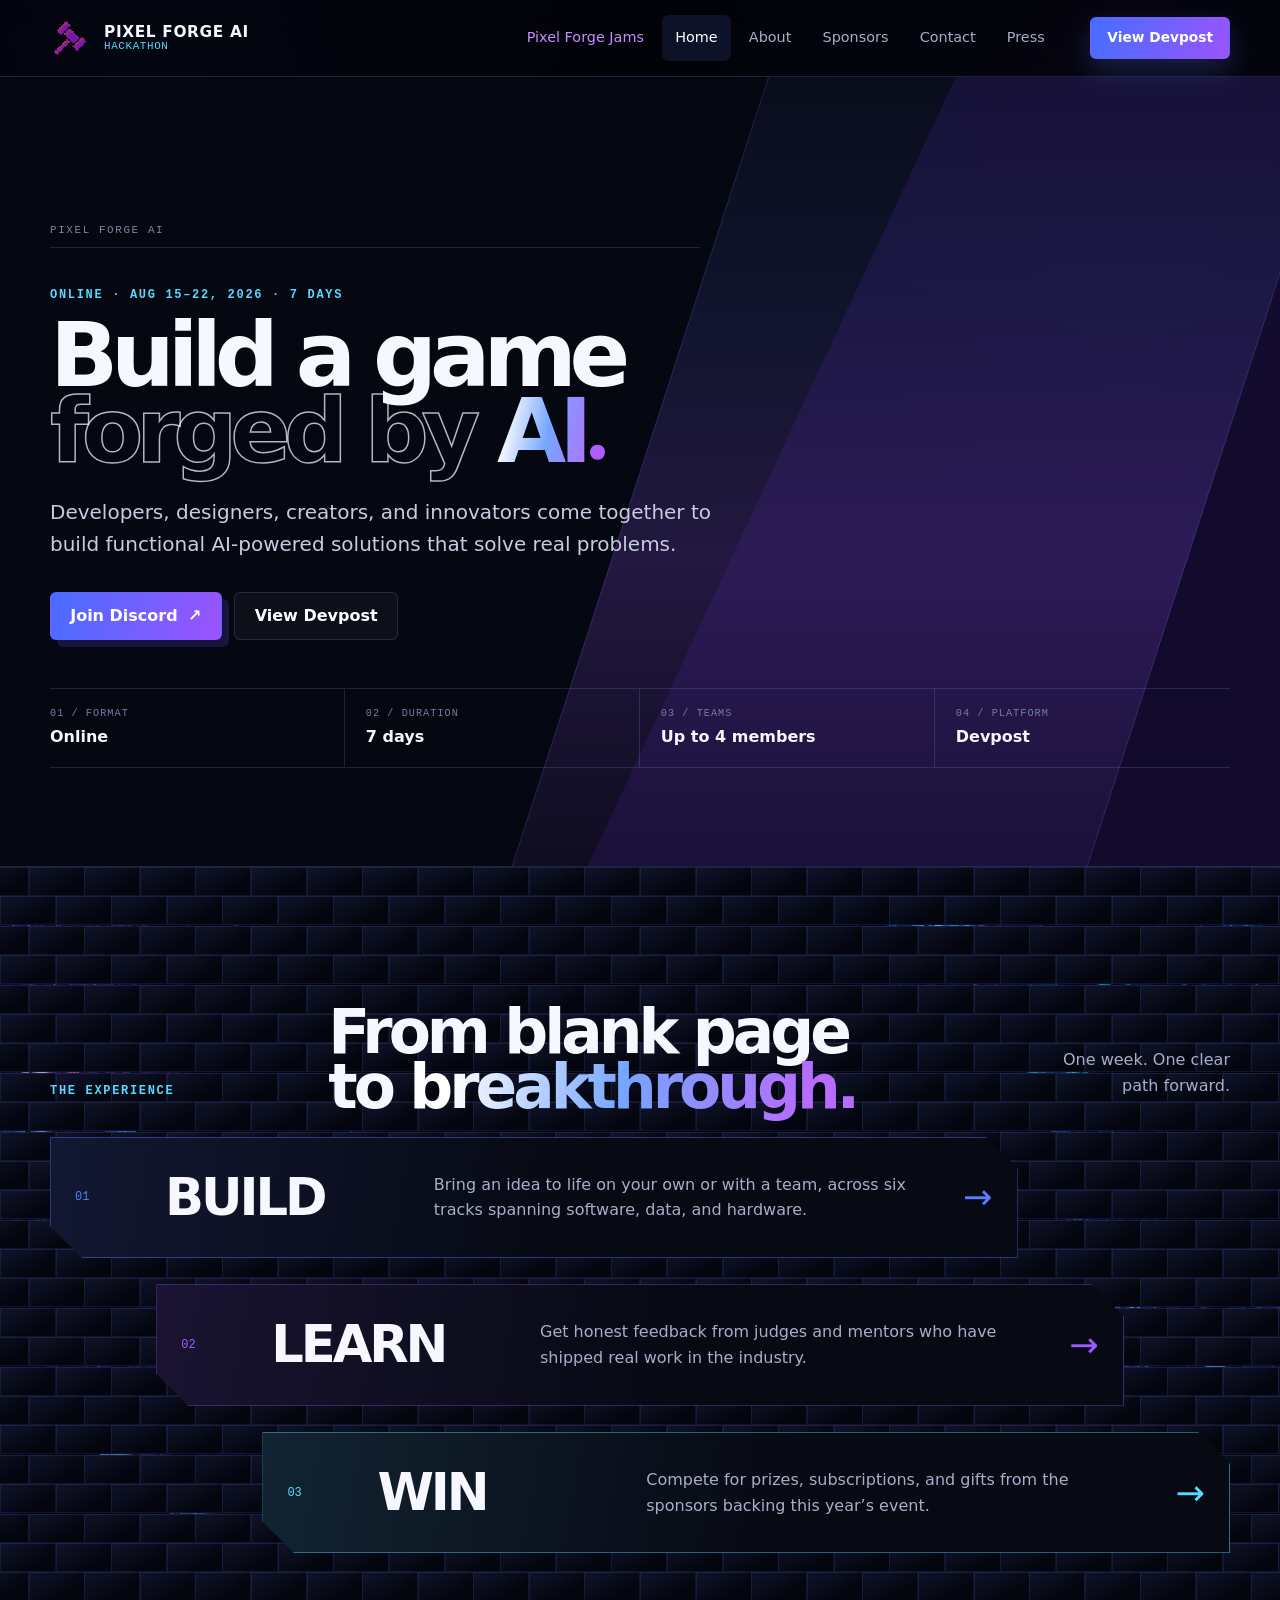
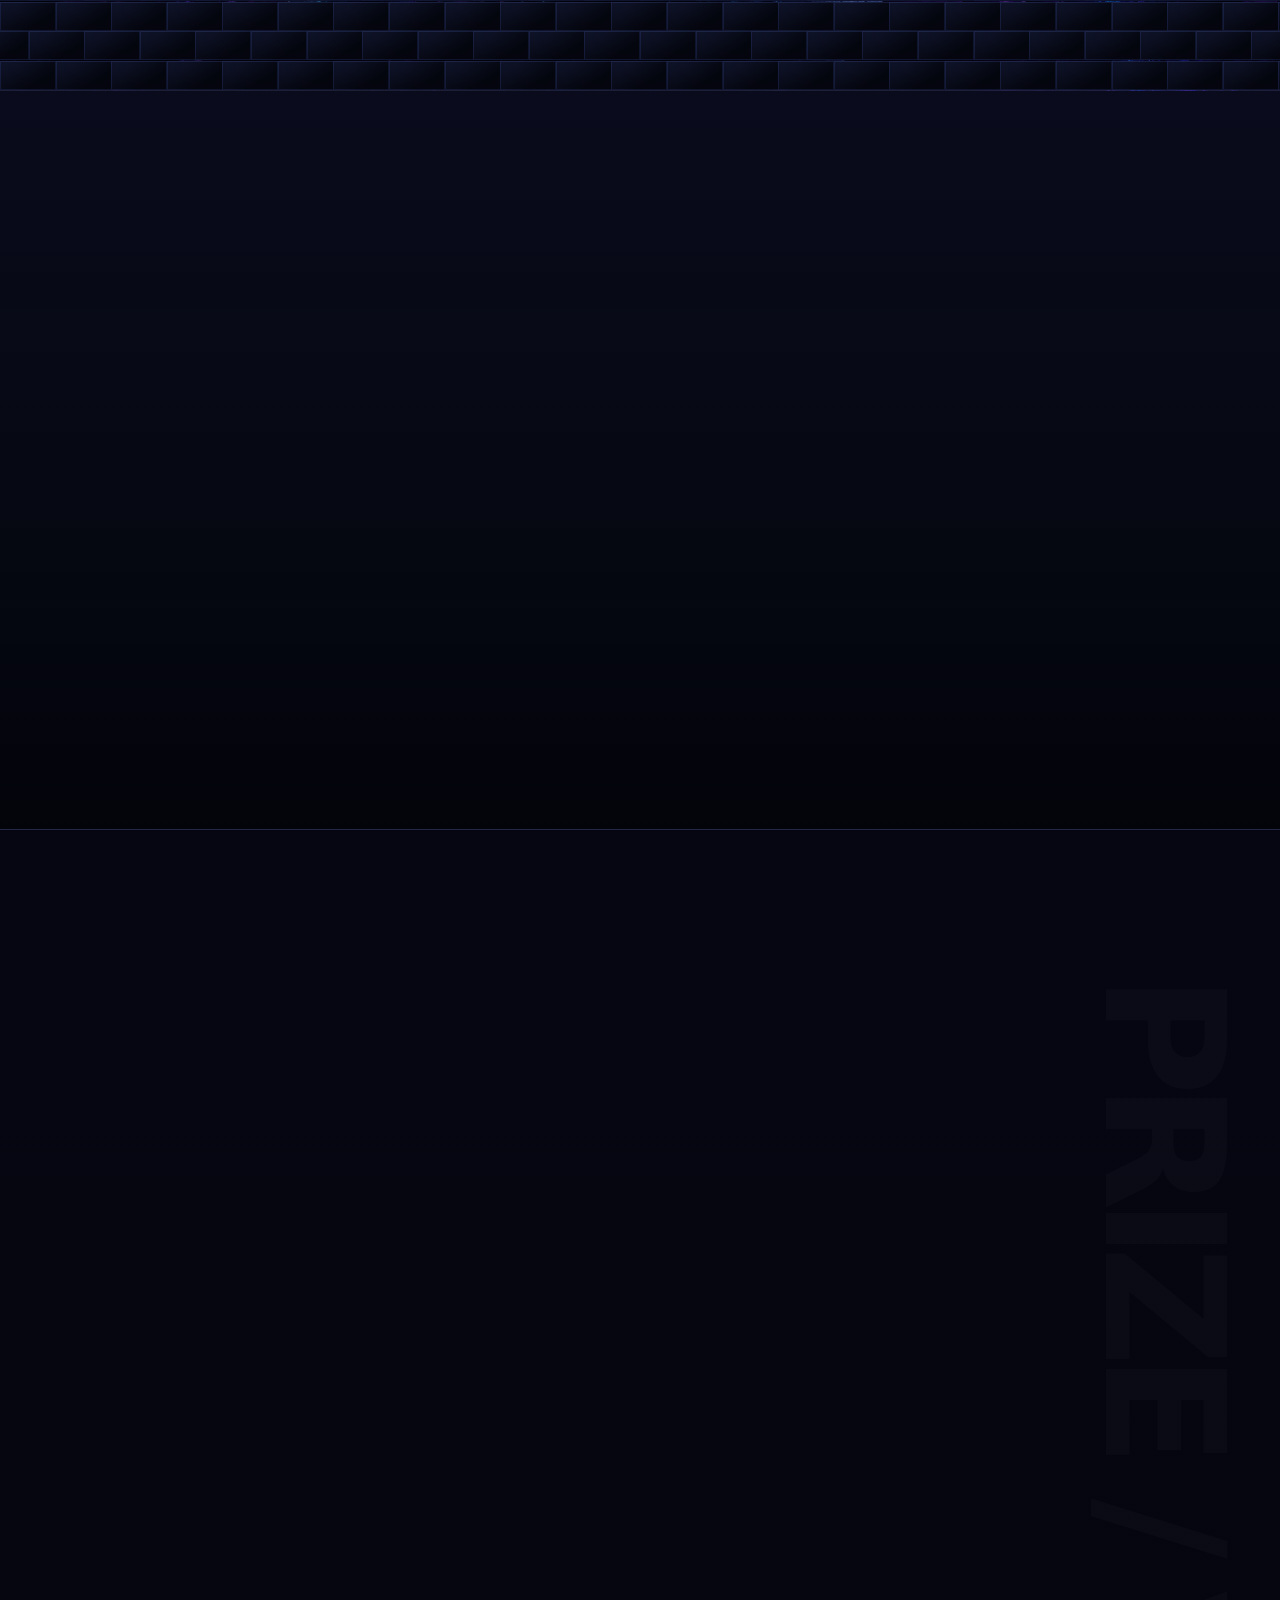
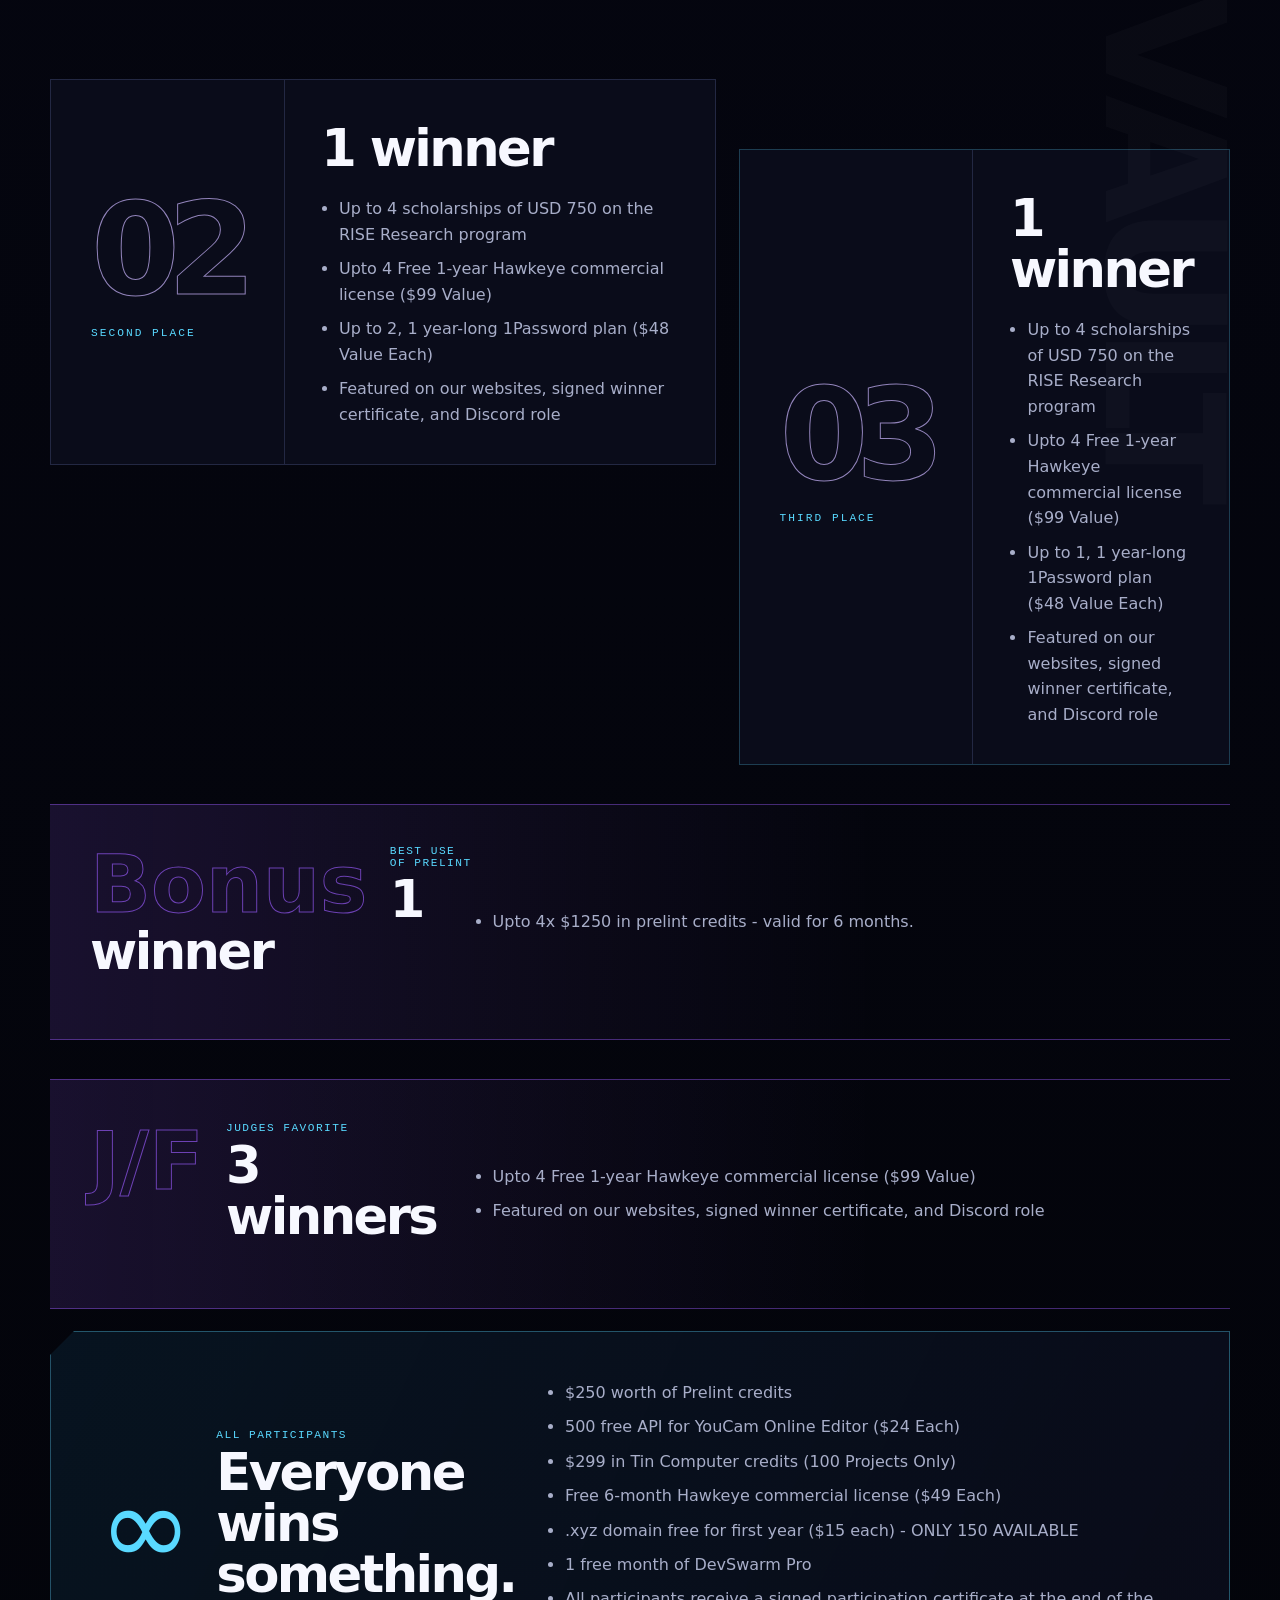
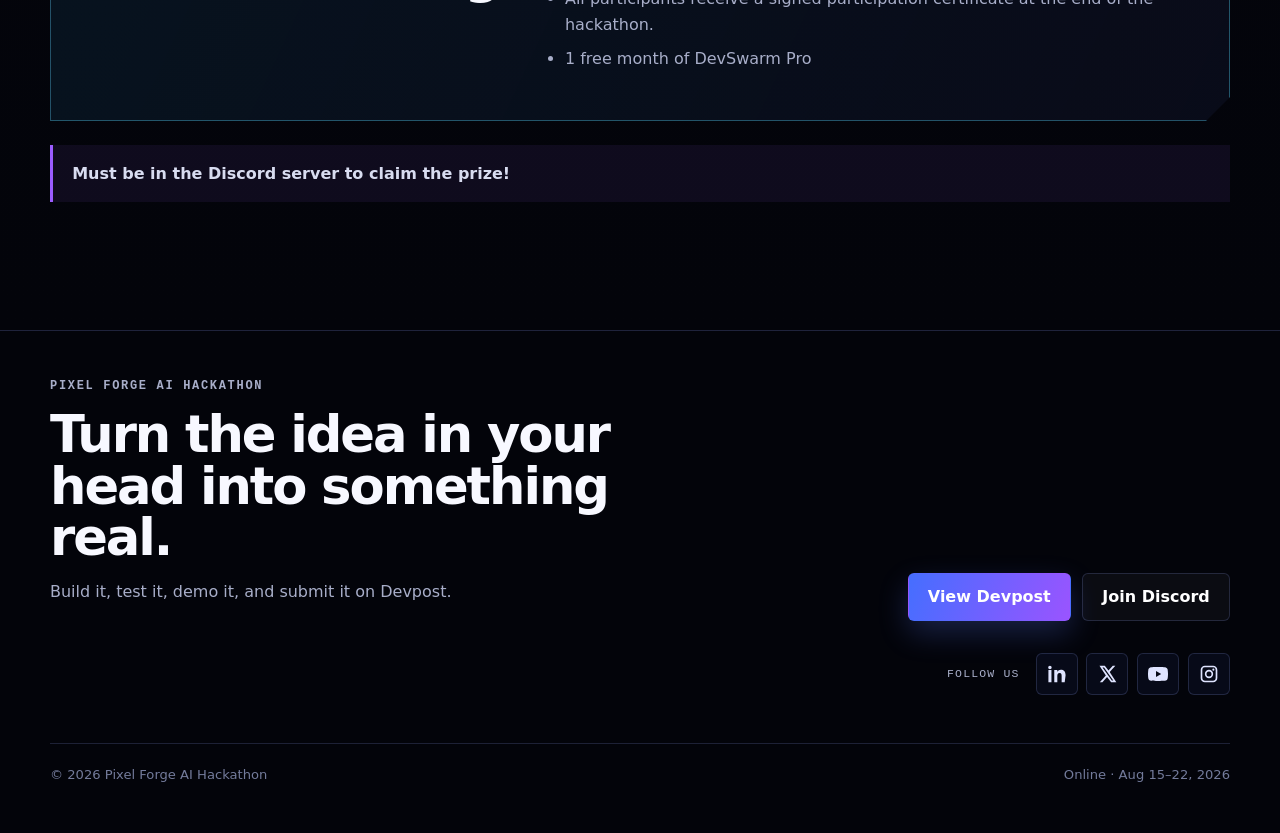
<file: index.html>
<!doctype html>
<html lang="en">
  <head>
    <meta charset="utf-8" />
    <meta name="viewport" content="width=device-width,initial-scale=1" />
    <meta
      name="description"
      content="Pixel Forge AI Hackathon is a 1-week online hackathon for AI-powered solutions."
    />
    <link rel="icon" type="image/png" href="images/New Piskel-2.png (13).png" />
    <link rel="stylesheet" href="pixel-forge-ai.css" />
    <title>Pixel Forge AI Hackathon</title>
    <script>
      document.documentElement.classList.add("js");
    </script>
    <script
      async
      src="https://www.googletagmanager.com/gtag/js?id=G-RZ31SQ0S4J"
    ></script>
    <script>
      window.dataLayer = window.dataLayer || [];
      function gtag() {
        dataLayer.push(arguments);
      }
      gtag("js", new Date());
      gtag("config", "G-RZ31SQ0S4J");
    </script>
  </head>
  <body>
    <a class="skip-link" href="#main">Skip to content</a>
    <header class="site-header">
      <div class="container nav-shell">
        <a class="brand" href="./">
          <img src="images/New Piskel-2.png (13).png" alt="" />
          <span class="brand-copy">
            <strong>Pixel Forge AI</strong>
            <span>Hackathon</span>
          </span>
        </a>
        <button
          class="menu-toggle"
          aria-expanded="false"
          aria-controls="main-nav"
        >
          Menu
        </button>
        <nav class="primary-nav" id="main-nav" aria-label="Primary navigation">
          <ul class="nav-menu">
            <li>
              <a class="jam-link" href="https://pixelforgejam.org/">
                Pixel Forge Jams
              </a>
            </li>
            <li><a href="./" aria-current="page">Home</a></li>
            <li><a href="about/">About</a></li>
            <li><a href="sponsors/">Sponsors</a></li>
            <li><a href="contact/">Contact</a></li>
            <li><a href="press/">Press</a></li>
          </ul>
        </nav>
        <a
          class="button primary small nav-cta"
          href="https://pixel-forge-ai-hackathon-08.devpost.com/"
          target="_blank"
          rel="noopener noreferrer"
        >
          View Devpost
        </a>
      </div>
    </header>
    <!--<section class="sponsor-banner-section" aria-label="Sponsored promotion">
      <div class="sponsor-banner-container">
        <span class="sponsor-banner-label">Sponsored</span>
        <a
          class="sponsor-banner-link"
          href="link that should be used"
          target="_blank"
          rel="noopener noreferrer sponsored"
          aria-label="Label"
        >
          <picture class="sponsor-banner-picture">
            <source
              media="(min-width: 1366px)"
              srcset="images\image1Sponsor.png"
            />
            <source media="(max-width: 560px)" srcset="images/820x312.jpg" />
            <img
              src="images\ChatGPT Image Jul 25, 2026, 11_30_26 AM.png"
              alt=""
              class="sponsor-banner-image"
              loading="eager"
              fetchpriority="high"
            />
          </picture>
        </a>
      </div>
    </section>-->
    <main id="main">
      <section class="hero hero-v2">
        <div class="hero-beam" aria-hidden="true"></div>
        <div class="hero-pixels" aria-hidden="true"></div>
        <div class="container hero-stage">
          <div class="hero-content reveal">
            <div class="event-line">
              <span>Pixel Forge AI</span>
            </div>
            <p class="kicker">Online · Aug 15–22, 2026 · 7 days</p>
            <h1>
              Build a game
              <br />
              <span class="hero-outline">forged by</span>
              <span class="gradient hero-ai" aria-label="AI.">
                AI<span class="hero-dot" aria-hidden="true"></span>
              </span>
            </h1>
            <p class="hero-lead">
              Developers, designers, creators, and innovators come together to
              build functional AI-powered solutions that solve real problems.
            </p>
            <div class="hero-actions">
              <a
                class="button primary"
                href="https://discord.gg/mM8PpjGyM6"
                target="_blank"
                rel="noopener noreferrer"
              >
                Join Discord
                <span aria-hidden="true">↗</span>
              </a>
              <a
                class="button secondary"
                href="https://pixel-forge-ai-hackathon-08.devpost.com/"
                target="_blank"
                rel="noopener noreferrer"
              >
                View Devpost
              </a>
            </div>
          </div>
          <aside class="hero-stats reveal" aria-label="Event snapshot">
            <div>
              <span>01 / Format</span>
              <strong>Online</strong>
            </div>
            <div>
              <span>02 / Duration</span>
              <strong>7 days</strong>
            </div>
            <div>
              <span>03 / Teams</span>
              <strong>Up to 4 members</strong>
            </div>
            <div>
              <span>04 / Platform</span>
              <strong>Devpost</strong>
            </div>
          </aside>
        </div>
      </section>
      <section class="section journey-section">
        <div class="container">
          <div class="journey-heading reveal">
            <p class="eyebrow">The experience</p>
            <h2>
              From blank page
              <br />
              to
              <span class="gradient">breakthrough.</span>
            </h2>
            <p>One week. One clear path forward.</p>
          </div>
          <div class="journey-track">
            <article class="journey-step build reveal">
              <span class="journey-number">01</span>
              <h3>Build</h3>
              <p>
                Bring an idea to life on your own or with a team, across six
                tracks spanning software, data, and hardware.
              </p>
              <span class="journey-arrow" aria-hidden="true">→</span>
            </article>
            <article class="journey-step learn reveal">
              <span class="journey-number">02</span>
              <h3>Learn</h3>
              <p>
                Get honest feedback from judges and mentors who have shipped
                real work in the industry.
              </p>
              <span class="journey-arrow" aria-hidden="true">→</span>
            </article>
            <article class="journey-step win reveal">
              <span class="journey-number">03</span>
              <h3>Win</h3>
              <p>
                Compete for prizes, subscriptions, and gifts from the sponsors
                backing this year’s event.
              </p>
              <span class="journey-arrow" aria-hidden="true">→</span>
            </article>
          </div>
        </div>
      </section>
      <section class="section tint" id="theme">
        <div class="container">
          <div class="challenge reveal">
            <p class="eyebrow">2026 Theme · The challenge</p>
            <h2>Engineer a solution that tackles a real-world challenge.</h2>
            <p>
              Build something that solves a problem related to work, personal
              life, hobbies, productivity, education, creativity, or everyday
              routines. We want to see how AI can meaningfully improve real
              experiences and solve practical problems.
            </p>
            <p>
              Your project can range from a simple chatbot or assistant to a
              fully autonomous AI agent. What matters most is impact,
              creativity, and usefulness.
            </p>
            <p>
              Think beyond prototypes: build something functional that
              demonstrates how AI can help people in the real world.
            </p>
          </div>
        </div>
      </section>
      <section class="section prizes-section" id="prizes">
        <div class="container">
          <div class="prize-intro reveal">
            <div>
              <p class="eyebrow">Recognition & rewards</p>
              <h2>
                Enter the
                <br />
                <span class="gradient">winner’s circle.</span>
              </h2>
            </div>
            <p>
              Recognition, certificates, Discord roles, and featured placements
              for standout projects and participants.
            </p>
          </div>
          <div class="prize-arena">
            <article class="prize-champion reveal">
              <div class="placement-mark">
                <span>01</span>
                <small>First place</small>
              </div>
              <div class="prize-copy">
                <p class="tier-label">The champion package</p>
                <h3>1 winner</h3>
                <ul>
                  <li>
                    Up to 4 scholarships of USD 750 on the RISE Research program
                  </li>
                  <li>Featherless credits worth $300 for the winning team</li>
                  <li>
                    Upto 4 Free 1-year Hawkeye commercial license ($99 Value)
                  </li>
                  <li>Upto 4 free 1 year of DevSwarm Pro ($98 Value Each)</li>
                  <li>Up to 4 AoPS Voucher (Worth $25)</li>
                  <li>Up to 2, 1 year-long 1Password plan ($48 Value Each)</li>
                  <li>
                    Featured on our websites, signed winner certificate, and
                    Discord role
                  </li>
                </ul>
              </div>
            </article>
            <div class="podium-runner reveal">
              <article class="prize-runner second">
                <div class="placement-mark">
                  <span>02</span>
                  <small>Second place</small>
                </div>
                <div class="prize-copy">
                  <h3>1 winner</h3>
                  <ul>
                    <li>
                      Up to 4 scholarships of USD 750 on the RISE Research
                      program
                    </li>
                    <li>
                      Upto 4 Free 1-year Hawkeye commercial license ($99 Value)
                    </li>
                    <li>
                      Up to 2, 1 year-long 1Password plan ($48 Value Each)
                    </li>
                    <li>
                      Featured on our websites, signed winner certificate, and
                      Discord role
                    </li>
                  </ul>
                </div>
              </article>
              <article class="prize-runner third">
                <div class="placement-mark">
                  <span>03</span>
                  <small>Third place</small>
                </div>
                <div class="prize-copy">
                  <h3>1 winner</h3>
                  <ul>
                    <li>
                      Up to 4 scholarships of USD 750 on the RISE Research
                      program
                    </li>
                    <li>
                      Upto 4 Free 1-year Hawkeye commercial license ($99 Value)
                    </li>
                    <li>
                      Up to 1, 1 year-long 1Password plan ($48 Value Each)
                    </li>
                    <li>
                      Featured on our websites, signed winner certificate, and
                      Discord role
                    </li>
                  </ul>
                </div>
              </article>
            </div>
            <article class="judges-award reveal">
              <div>
                <span class="award-glyph">Bonus</span>
                <p class="tier-label">Best Use of Prelint</p>
                <h3>1 winner</h3>
              </div>
              <ul>
                <li>
                  Upto 4x $1250 in prelint credits - valid for 6 months.
                </li>
              </ul>
            </article>
            <article class="judges-award reveal">
              <div>
                <span class="award-glyph">J/F</span>
                <p class="tier-label">Judges Favorite</p>
                <h3>3 winners</h3>
              </div>
              <ul>
                <li>
                  Upto 4 Free 1-year Hawkeye commercial license ($99 Value)
                </li>
                <li>
                  Featured on our websites, signed winner certificate, and
                  Discord role
                </li>
              </ul>
            </article>
            
            <article class="everyone-award reveal">
              <div class="everyone-title">
                <span>∞</span>
                <div>
                  <p class="tier-label">All Participants</p>
                  <h3>Everyone wins something.</h3>
                </div>
              </div>
              <ul>
                <li>$250 worth of Prelint credits</li>
                <li>500 free API for YouCam Online Editor ($24 Each)</li>
                <li>$299 in Tin Computer credits (100 Projects Only)</li>
                <li>Free 6-month Hawkeye commercial license ($49 Each)</li>
                <li>
                  .xyz domain free for first year ($15 each) - ONLY 150
                  AVAILABLE
                </li>
                <li>1 free month of DevSwarm Pro</li>
                <li>
                  All participants receive a signed participation certificate at
                  the end of the hackathon.
                </li>
                <li>1 free month of DevSwarm Pro</li>
              </ul>
            </article>
          </div>
          <p class="notice reveal">
            <strong>Must be in the Discord server to claim the prize!</strong>
          </p>
        </div>
      </section>
    </main>
    <footer class="site-footer">
      <div class="container">
        <div class="footer-grid">
          <div>
            <p class="eyebrow">Pixel Forge AI Hackathon</p>
            <h2>Turn the idea in your head into something real.</h2>
            <p>Build it, test it, demo it, and submit it on Devpost.</p>
          </div>
          <div class="footer-actions">
            <a
              class="button primary"
              href="https://pixel-forge-ai-hackathon-08.devpost.com/"
              target="_blank"
              rel="noopener noreferrer"
            >
              View Devpost
            </a>
            <a
              class="button ghost"
              href="https://discord.gg/mM8PpjGyM6"
              target="_blank"
              rel="noopener noreferrer"
            >
              Join Discord
            </a>
          </div>
        </div>
        <div class="footer-social">
          <span>Follow Us</span>
          <div class="social-links">
            <a
              class="social-link"
              href="https://www.linkedin.com/company/pixel-forge-community/"
              aria-label="LinkedIn"
              target="_blank"
              rel="noopener noreferrer"
            >
              <svg aria-hidden="true"><use href="images/social-icons.svg#linkedin"></use></svg>
            </a>
            <a
              class="social-link"
              href="https://x.com/PixelForgeJam"
              aria-label="X"
              target="_blank"
              rel="noopener noreferrer"
            >
              <svg aria-hidden="true"><use href="images/social-icons.svg#x"></use></svg>
            </a>
            <a
              class="social-link"
              href="https://www.youtube.com/@PixelForgeCommunity"
              aria-label="YouTube"
              target="_blank"
              rel="noopener noreferrer"
            >
              <svg aria-hidden="true"><use href="images/social-icons.svg#youtube"></use></svg>
            </a>
            <a
              class="social-link"
              href="https://www.instagram.com/pixelforgecommunity/"
              aria-label="Instagram"
              target="_blank"
              rel="noopener noreferrer"
            >
              <svg aria-hidden="true"><use href="images/social-icons.svg#instagram"></use></svg>
            </a>
          </div>
        </div>
        <div class="footer-bottom">
          <span>© 2026 Pixel Forge AI Hackathon</span>
          <span>Online · Aug 15–22, 2026</span>
        </div>
      </div>
    </footer>
    <script src="app.js"></script>
  </body>
</html>
</file>
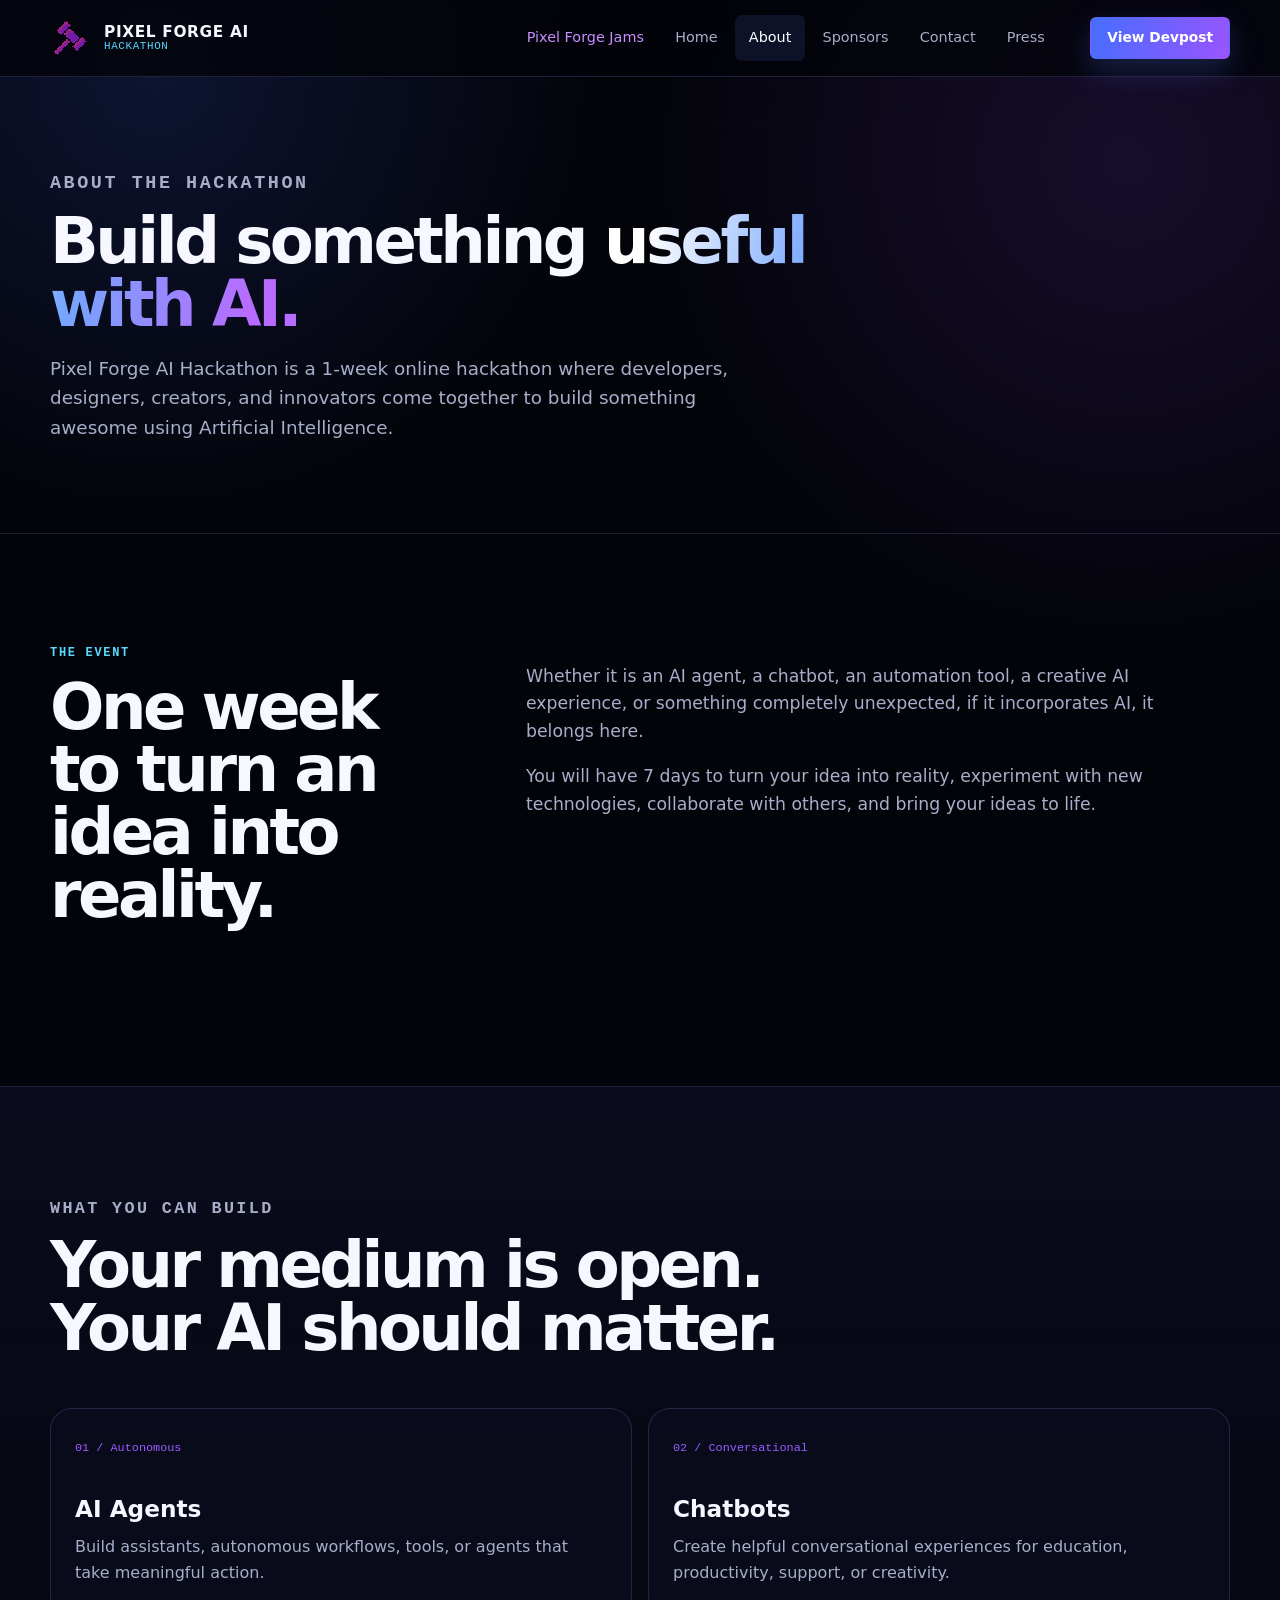
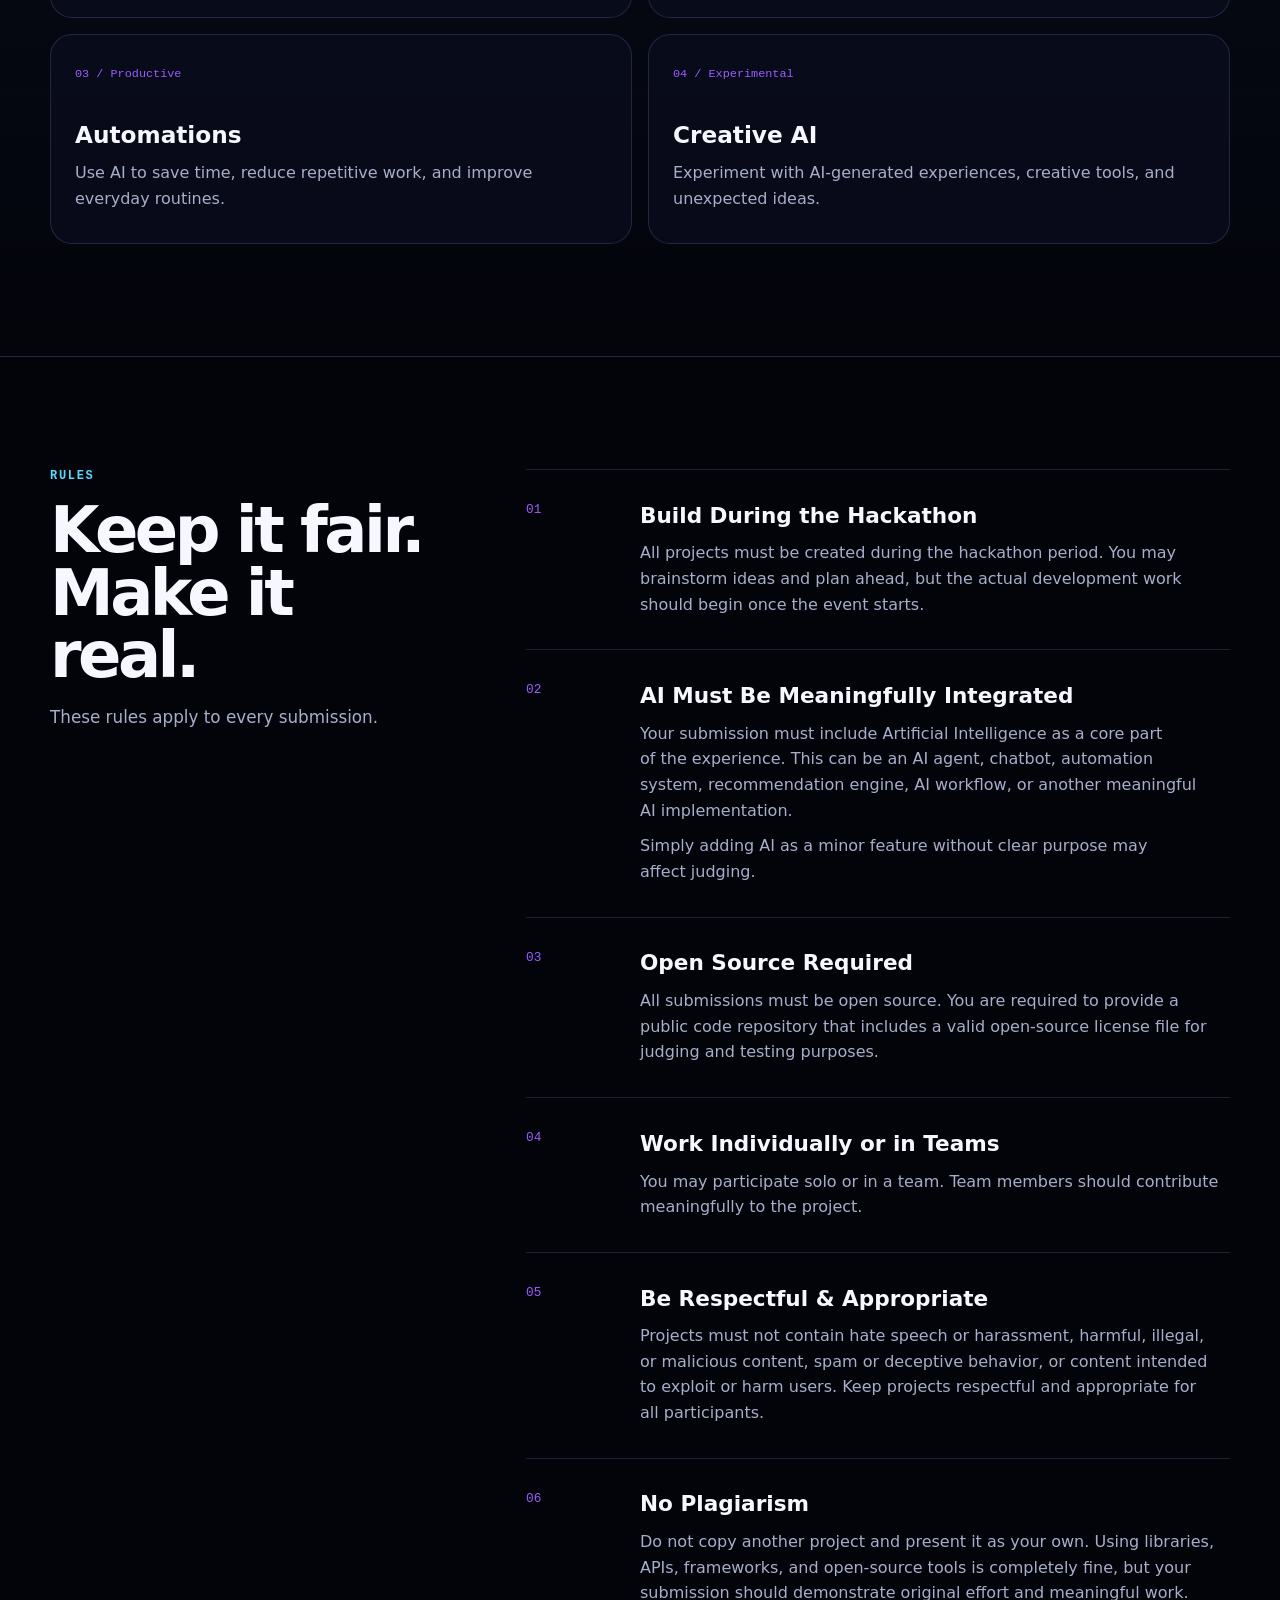
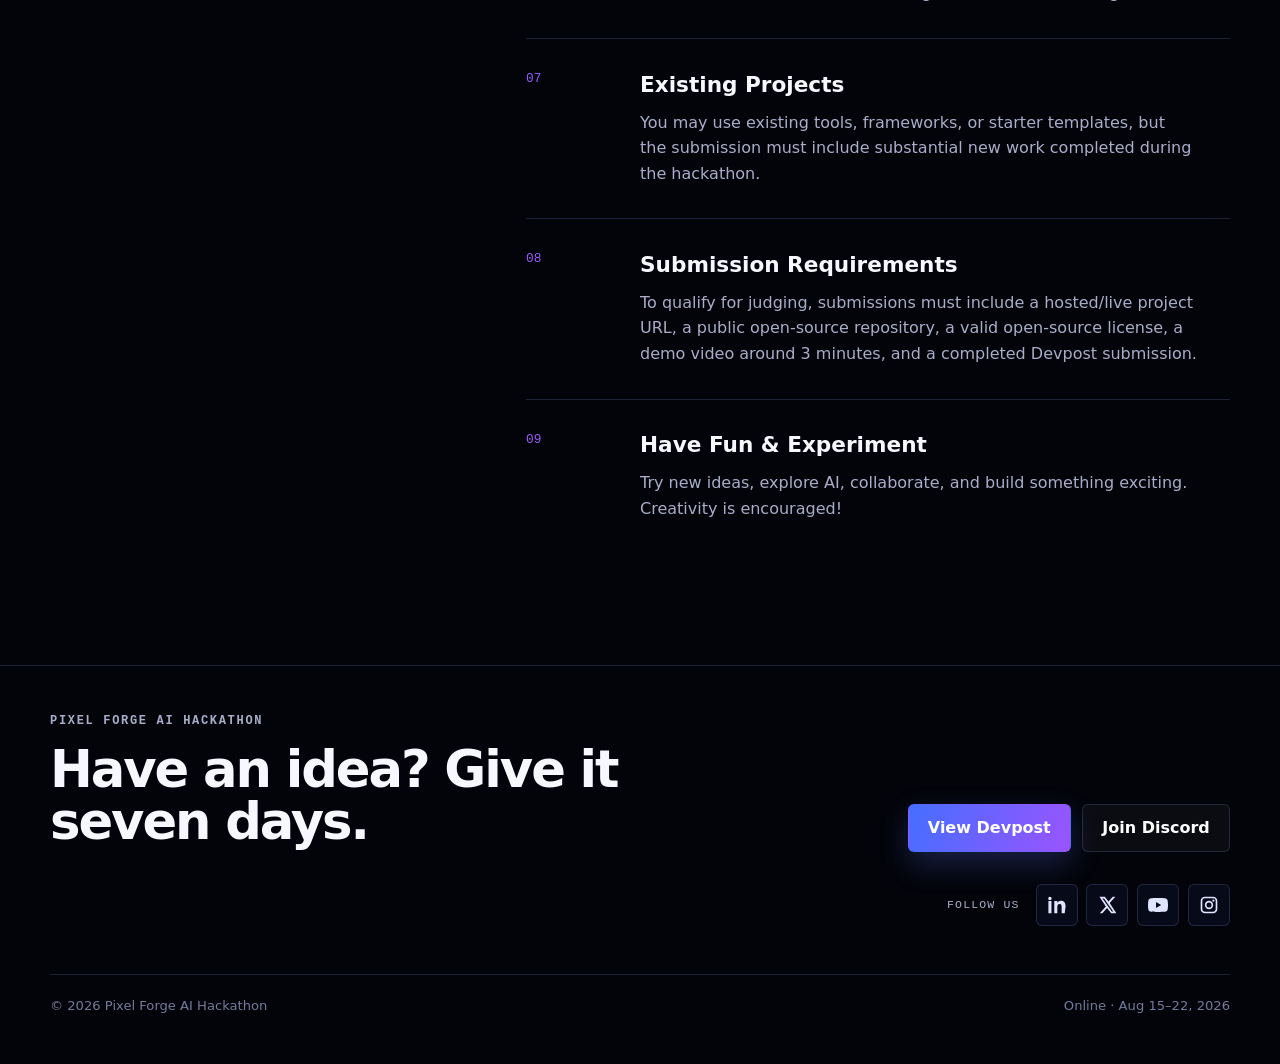
<file: about/index.html>
<!doctype html>
<html lang="en">
  <head>
    <meta charset="utf-8" />
    <meta name="viewport" content="width=device-width,initial-scale=1" />
    <meta
      name="description"
      content="About Pixel Forge AI Hackathon: what to build and event rules."
    />
    <link rel="icon" type="image/png" href="../images/New Piskel-2.png (13).png" />
    <link rel="stylesheet" href="../pixel-forge-ai.css" />
    <title>About · Pixel Forge AI Hackathon</title>
    <script>
      document.documentElement.classList.add("js");
    </script>
    <script
      async
      src="https://www.googletagmanager.com/gtag/js?id=G-RZ31SQ0S4J"
    ></script>
    <script>
      window.dataLayer = window.dataLayer || [];
      function gtag() {
        dataLayer.push(arguments);
      }
      gtag("js", new Date());
      gtag("config", "G-RZ31SQ0S4J");
    </script>
  </head>
  <body>
    <a class="skip-link" href="#main">Skip to content</a>
    <header class="site-header">
      <div class="container nav-shell">
        <a class="brand" href="../">
          <img src="../images/New Piskel-2.png (13).png" alt="" />
          <span class="brand-copy">
            <strong>Pixel Forge AI</strong>
            <span>Hackathon</span>
          </span>
        </a>
        <button
          class="menu-toggle"
          aria-expanded="false"
          aria-controls="main-nav"
        >
          Menu
        </button>
        <nav class="primary-nav" id="main-nav" aria-label="Primary navigation">
          <ul class="nav-menu">
            <li>
              <a class="jam-link" href="https://pixelforgejam.org/">
                Pixel Forge Jams
              </a>
            </li>
            <li><a href="../">Home</a></li>
            <li><a href="./" aria-current="page">About</a></li>
            <li><a href="../sponsors/">Sponsors</a></li>
            <li><a href="../contact/">Contact</a></li>
            <li><a href="../press/">Press</a></li>
            
            
          </ul>
        </nav>
        <a
          class="button primary small nav-cta"
          href="https://pixel-forge-ai-hackathon-08.devpost.com/"
          target="_blank"
          rel="noopener noreferrer"
        >
          View Devpost
        </a>
      </div>
    </header>
    <main id="main">
      <section class="page-intro">
        <div class="container reveal">
          <p class="eyebrow">About the hackathon</p>
          <h1>
            Build something
            <span class="gradient">useful with AI.</span>
          </h1>
          <p>
            Pixel Forge AI Hackathon is a 1-week online hackathon where
            developers, designers, creators, and innovators come together to
            build something awesome using Artificial Intelligence.
          </p>
        </div>
      </section>
      <section class="section">
        <div class="container split">
          <div class="sticky-label reveal">
            <p class="eyebrow">The event</p>
            <div class="section-heading">
              <h2>One week to turn an idea into reality.</h2>
            </div>
          </div>
          <div class="prose reveal">
            <p>
              Whether it is an AI agent, a chatbot, an automation tool, a
              creative AI experience, or something completely unexpected, if it
              incorporates AI, it belongs here.
            </p>
            <p>
              You will have 7 days to turn your idea into reality, experiment
              with new technologies, collaborate with others, and bring your
              ideas to life.
            </p>
          </div>
        </div>
      </section>
      <section class="section tint">
        <div class="container">
          <div class="section-heading reveal">
            <p class="eyebrow">What you can build</p>
            <h2>Your medium is open. Your AI should matter.</h2>
          </div>
          <div class="build-grid">
            <article class="build-card reveal">
              <span>01 / Autonomous</span>
              <h3>AI Agents</h3>
              <p>
                Build assistants, autonomous workflows, tools, or agents that
                take meaningful action.
              </p>
            </article>
            <article class="build-card reveal">
              <span>02 / Conversational</span>
              <h3>Chatbots</h3>
              <p>
                Create helpful conversational experiences for education,
                productivity, support, or creativity.
              </p>
            </article>
            <article class="build-card reveal">
              <span>03 / Productive</span>
              <h3>Automations</h3>
              <p>
                Use AI to save time, reduce repetitive work, and improve
                everyday routines.
              </p>
            </article>
            <article class="build-card reveal">
              <span>04 / Experimental</span>
              <h3>Creative AI</h3>
              <p>
                Experiment with AI-generated experiences, creative tools, and
                unexpected ideas.
              </p>
            </article>
          </div>
        </div>
      </section>
      <section class="section" id="rules">
        <div class="container split">
          <div class="sticky-label reveal">
            <p class="eyebrow">Rules</p>
            <div class="section-heading">
              <h2>Keep it fair. Make it real.</h2>
              <p>These rules apply to every submission.</p>
            </div>
          </div>
          <ol class="rule-list">
            <li class="reveal">
              <div>
                <h3>Build During the Hackathon</h3>
                <p>
                  All projects must be created during the hackathon period. You
                  may brainstorm ideas and plan ahead, but the actual
                  development work should begin once the event starts.
                </p>
              </div>
            </li>
            <li class="reveal">
              <div>
                <h3>AI Must Be Meaningfully Integrated</h3>
                <p>
                  Your submission must include Artificial Intelligence as a core
                  part of the experience. This can be an AI agent, chatbot,
                  automation system, recommendation engine, AI workflow, or
                  another meaningful AI implementation.
                </p>
                <p>
                  Simply adding AI as a minor feature without clear purpose may
                  affect judging.
                </p>
              </div>
            </li>
            <li class="reveal">
              <div>
                <h3>Open Source Required</h3>
                <p>
                  All submissions must be open source. You are required to
                  provide a public code repository that includes a valid
                  open-source license file for judging and testing purposes.
                </p>
              </div>
            </li>
            <li class="reveal">
              <div>
                <h3>Work Individually or in Teams</h3>
                <p>
                  You may participate solo or in a team. Team members should
                  contribute meaningfully to the project.
                </p>
              </div>
            </li>
            <li class="reveal">
              <div>
                <h3>Be Respectful &amp; Appropriate</h3>
                <p>
                  Projects must not contain hate speech or harassment, harmful,
                  illegal, or malicious content, spam or deceptive behavior, or
                  content intended to exploit or harm users. Keep projects
                  respectful and appropriate for all participants.
                </p>
              </div>
            </li>
            <li class="reveal">
              <div>
                <h3>No Plagiarism</h3>
                <p>
                  Do not copy another project and present it as your own. Using
                  libraries, APIs, frameworks, and open-source tools is
                  completely fine, but your submission should demonstrate
                  original effort and meaningful work.
                </p>
              </div>
            </li>
            <li class="reveal">
              <div>
                <h3>Existing Projects</h3>
                <p>
                  You may use existing tools, frameworks, or starter templates,
                  but the submission must include substantial new work completed
                  during the hackathon.
                </p>
              </div>
            </li>
            <li class="reveal">
              <div>
                <h3>Submission Requirements</h3>
                <p>
                  To qualify for judging, submissions must include a hosted/live
                  project URL, a public open-source repository, a valid
                  open-source license, a demo video around 3 minutes, and a
                  completed Devpost submission.
                </p>
              </div>
            </li>
            <li class="reveal">
              <div>
                <h3>Have Fun &amp; Experiment</h3>
                <p>
                  Try new ideas, explore AI, collaborate, and build something
                  exciting. Creativity is encouraged!
                </p>
              </div>
            </li>
          </ol>
        </div>
      </section>
    </main>
    <footer class="site-footer">
      <div class="container">
        <div class="footer-grid">
          <div>
            <p class="eyebrow">Pixel Forge AI Hackathon</p>
            <h2>Have an idea? Give it seven days.</h2>
          </div>
          <div class="footer-actions">
            <a
              class="button primary"
              href="https://pixel-forge-ai-hackathon-08.devpost.com/"
              target="_blank"
              rel="noopener noreferrer"
            >
              View Devpost
            </a>
            <a
              class="button ghost"
              href="https://discord.gg/mM8PpjGyM6"
              target="_blank"
              rel="noopener noreferrer"
            >
              Join Discord
            </a>
          </div>
        </div>
        <div class="footer-social">
          <span>Follow Us</span>
          <div class="social-links">
            <a
              class="social-link"
              href="https://www.linkedin.com/company/pixel-forge-community/"
              aria-label="LinkedIn"
              target="_blank"
              rel="noopener noreferrer"
            >
              <svg aria-hidden="true"><use href="../images/social-icons.svg#linkedin"></use></svg>
            </a>
            <a
              class="social-link"
              href="https://x.com/PixelForgeJam"
              aria-label="X"
              target="_blank"
              rel="noopener noreferrer"
            >
              <svg aria-hidden="true"><use href="../images/social-icons.svg#x"></use></svg>
            </a>
            <a
              class="social-link"
              href="https://www.youtube.com/@PixelForgeCommunity"
              aria-label="YouTube"
              target="_blank"
              rel="noopener noreferrer"
            >
              <svg aria-hidden="true"><use href="../images/social-icons.svg#youtube"></use></svg>
            </a>
            <a
              class="social-link"
              href="https://www.instagram.com/pixelforgecommunity/"
              aria-label="Instagram"
              target="_blank"
              rel="noopener noreferrer"
            >
              <svg aria-hidden="true"><use href="../images/social-icons.svg#instagram"></use></svg>
            </a>
          </div>
        </div>
        <div class="footer-bottom">
          <span>© 2026 Pixel Forge AI Hackathon</span>
          <span>Online · Aug 15–22, 2026</span>
        </div>
      </div>
    </footer>
    <script src="../app.js"></script>
  </body>
</html>
</file>
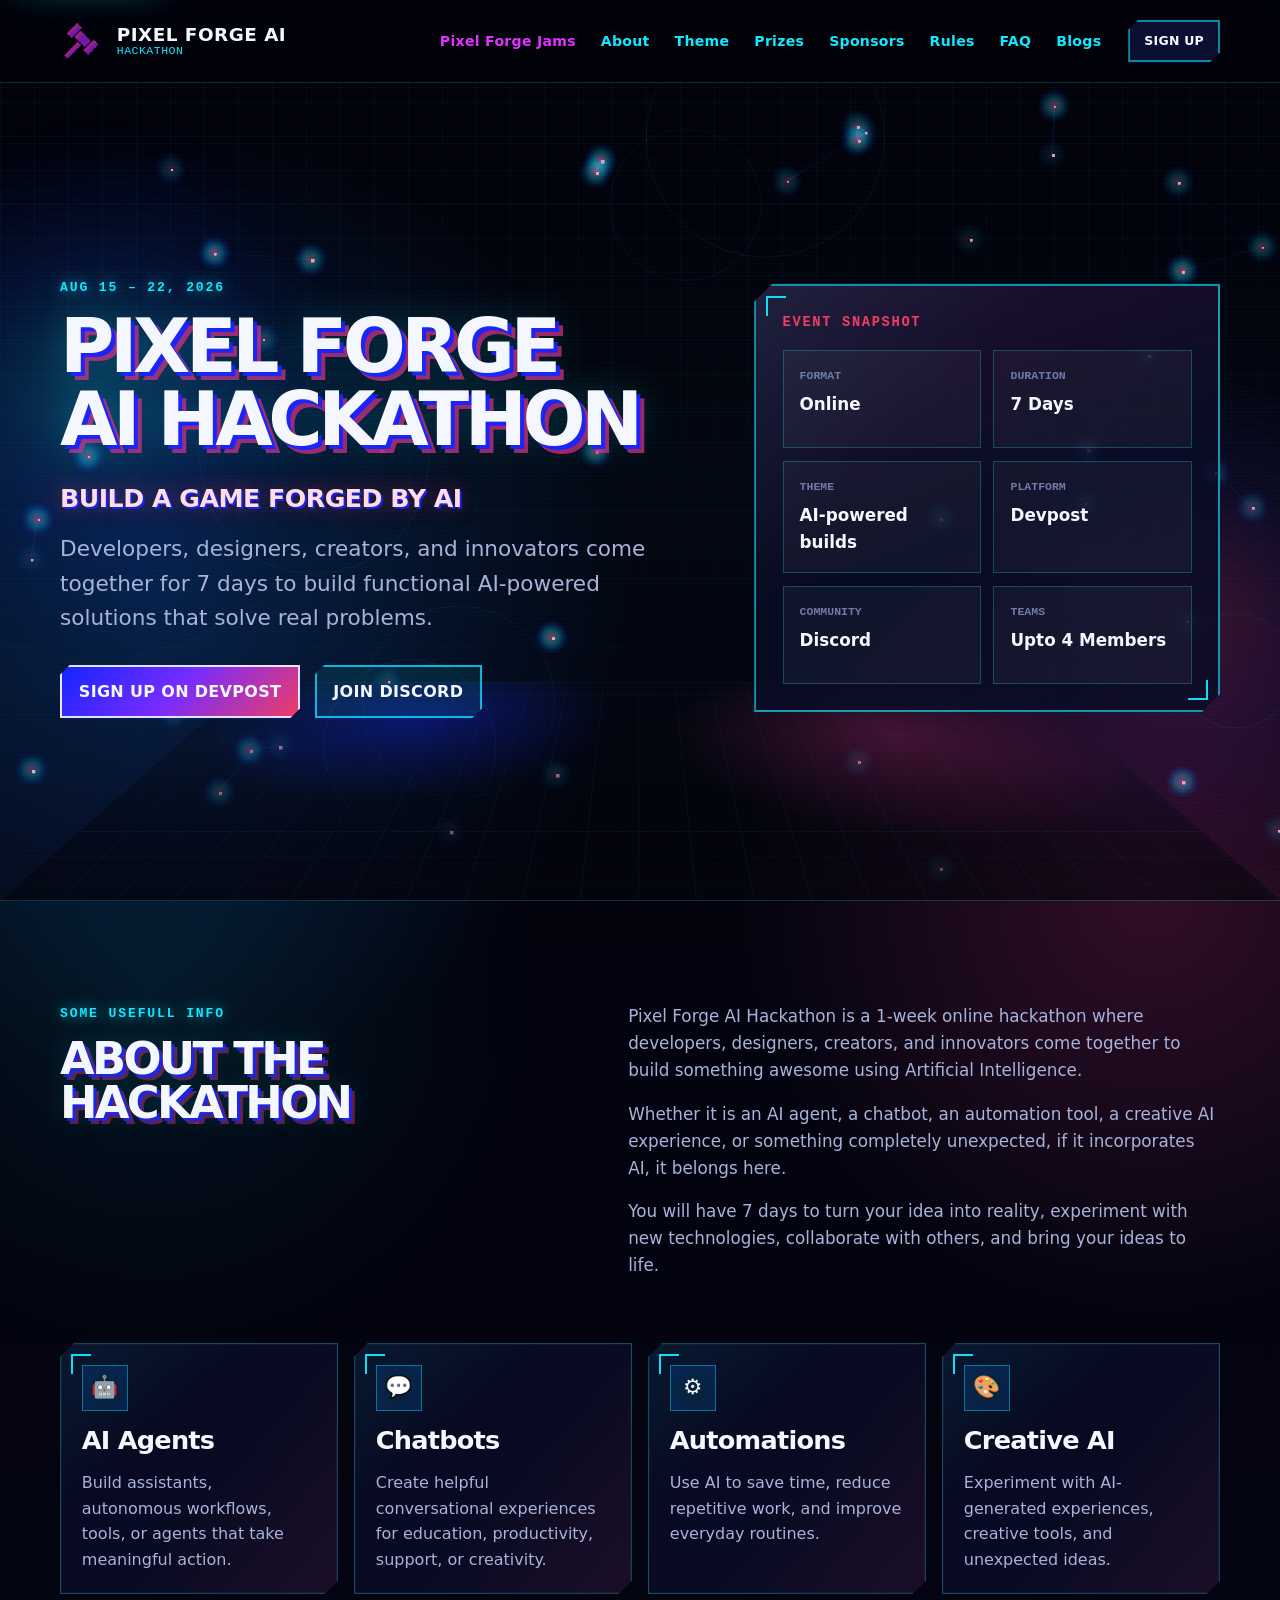
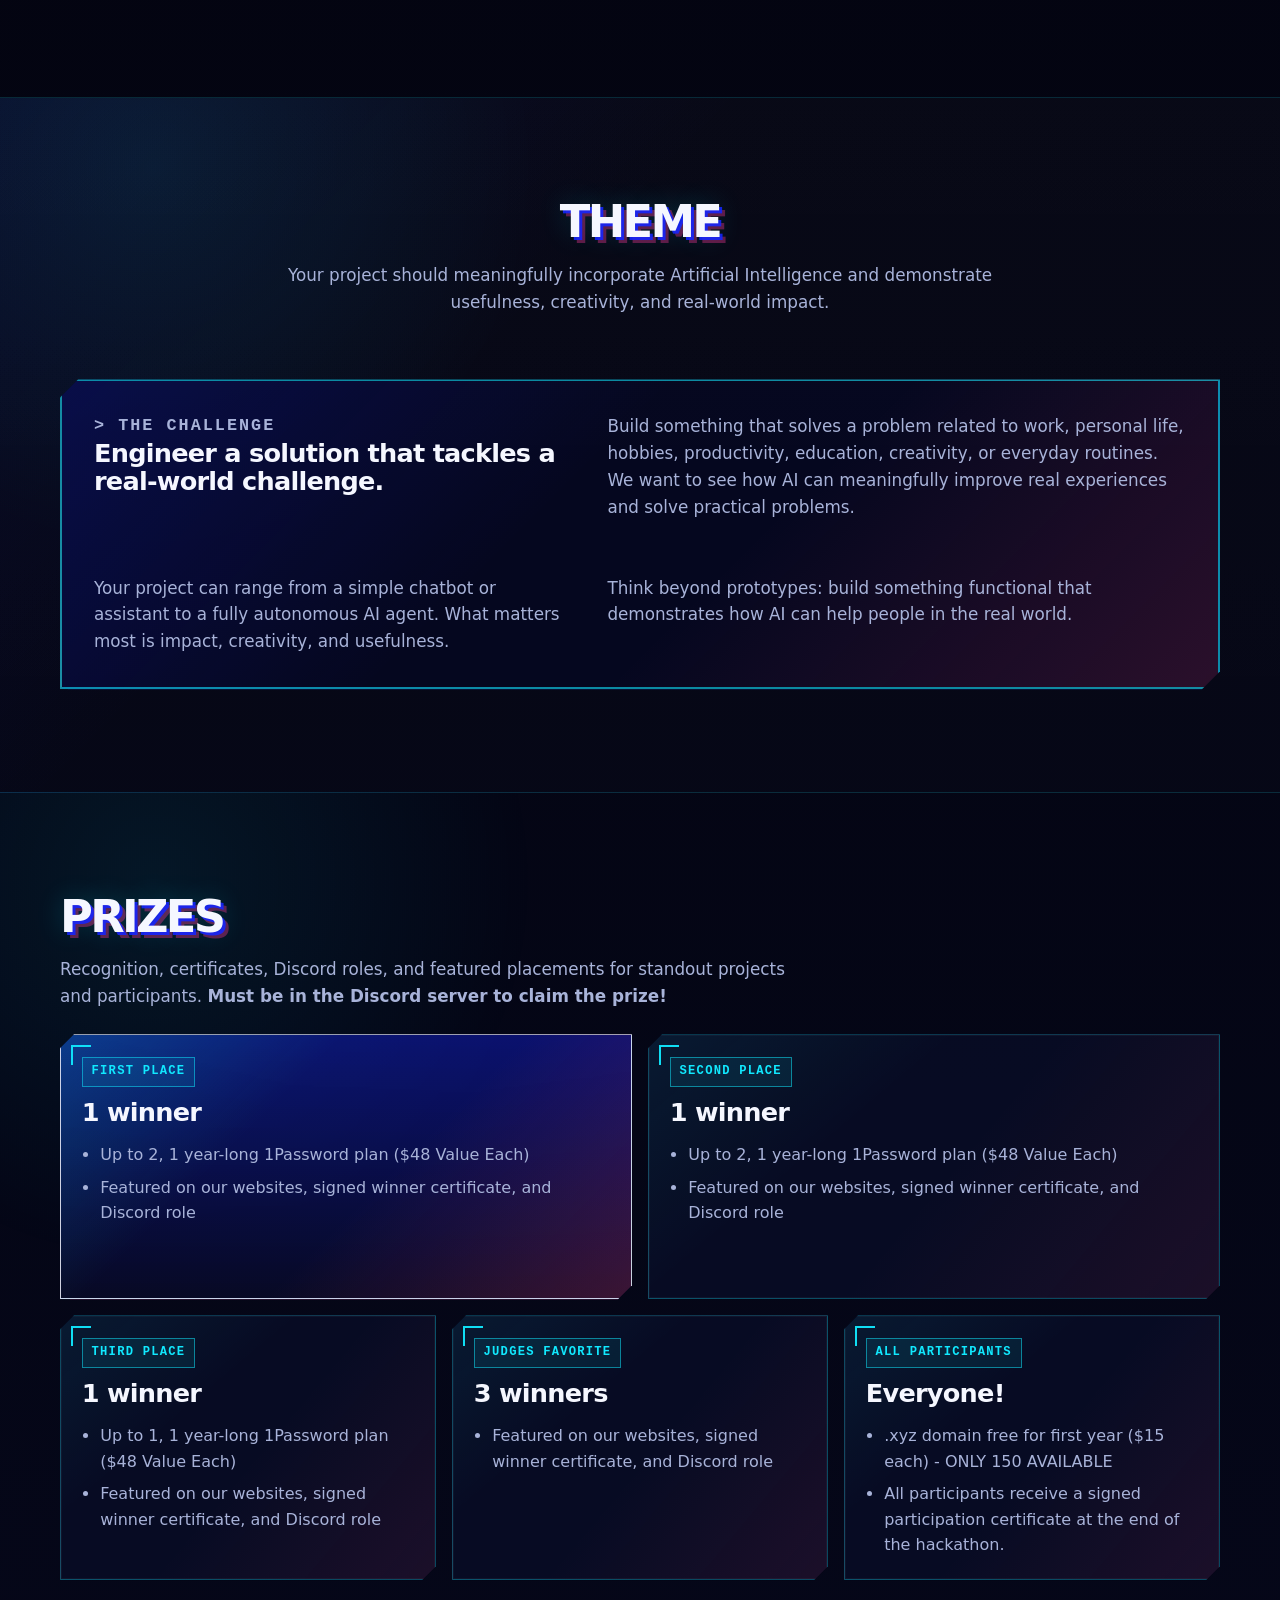
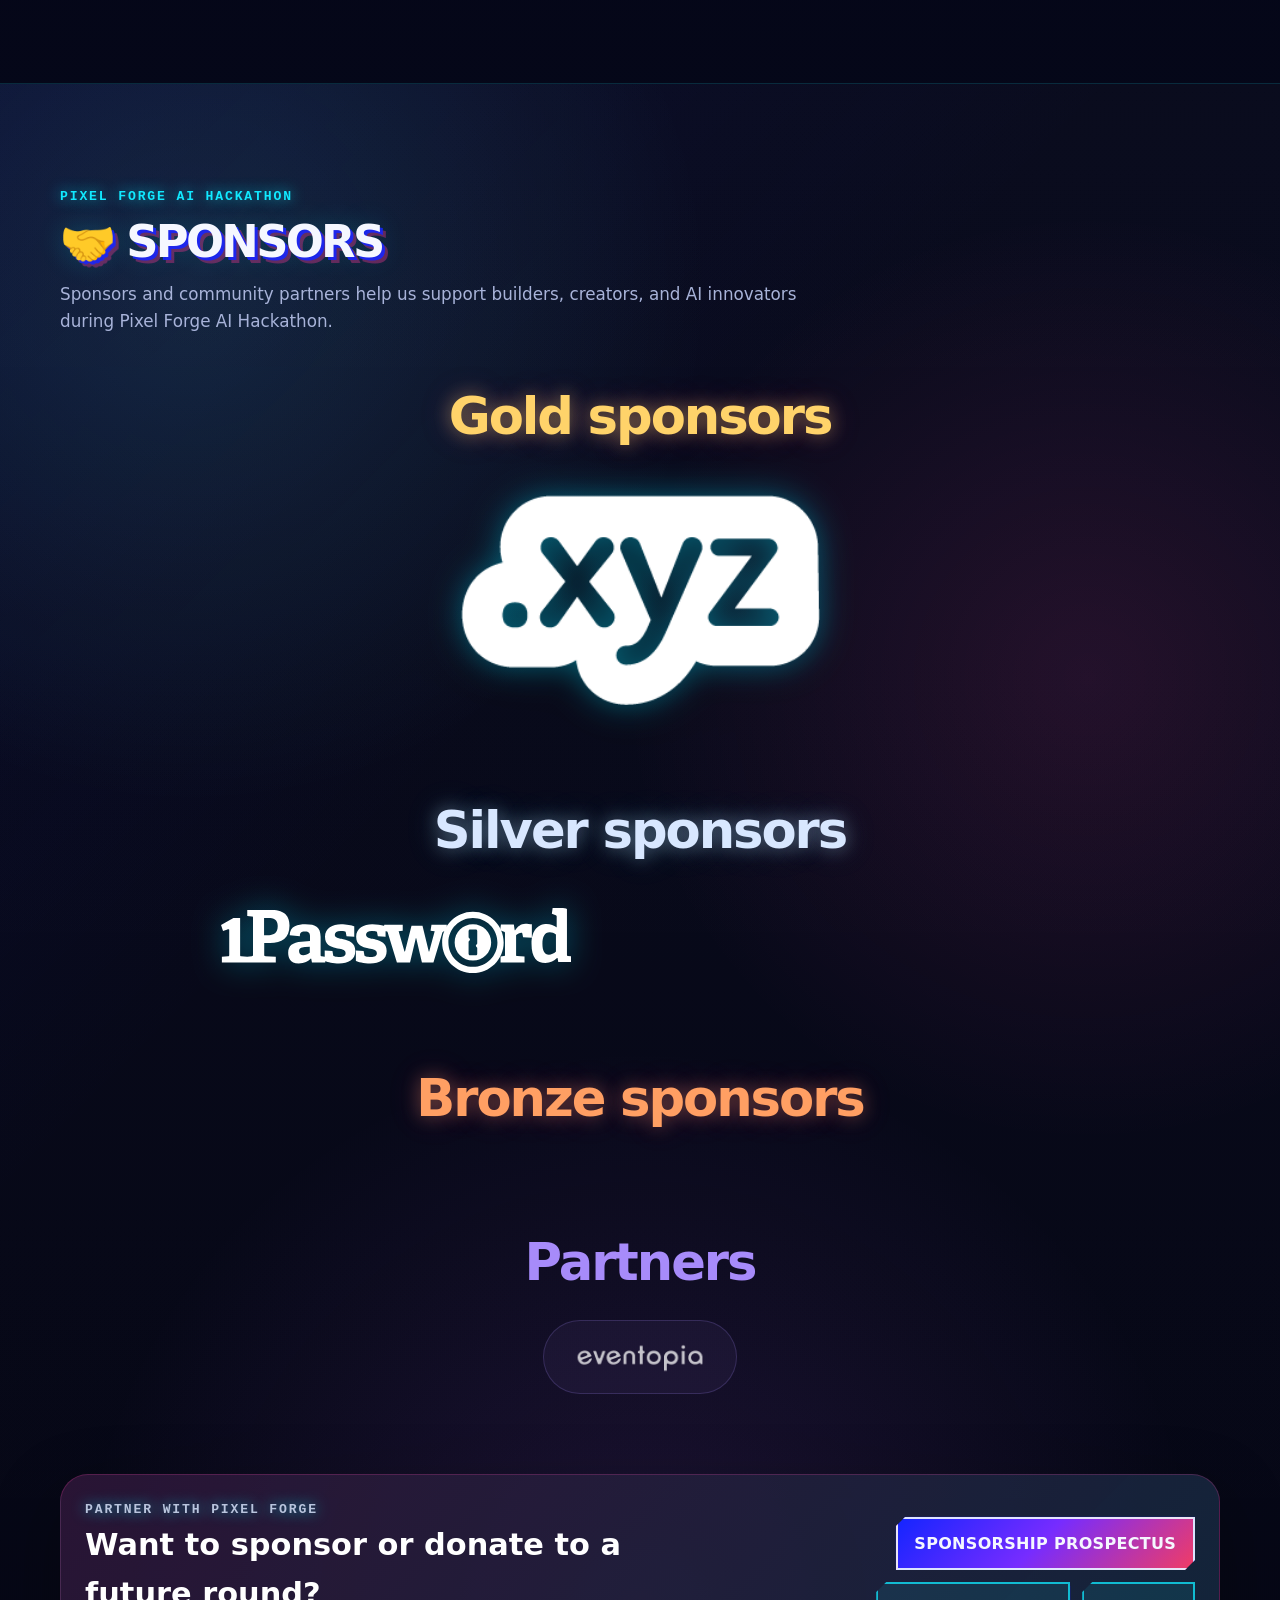
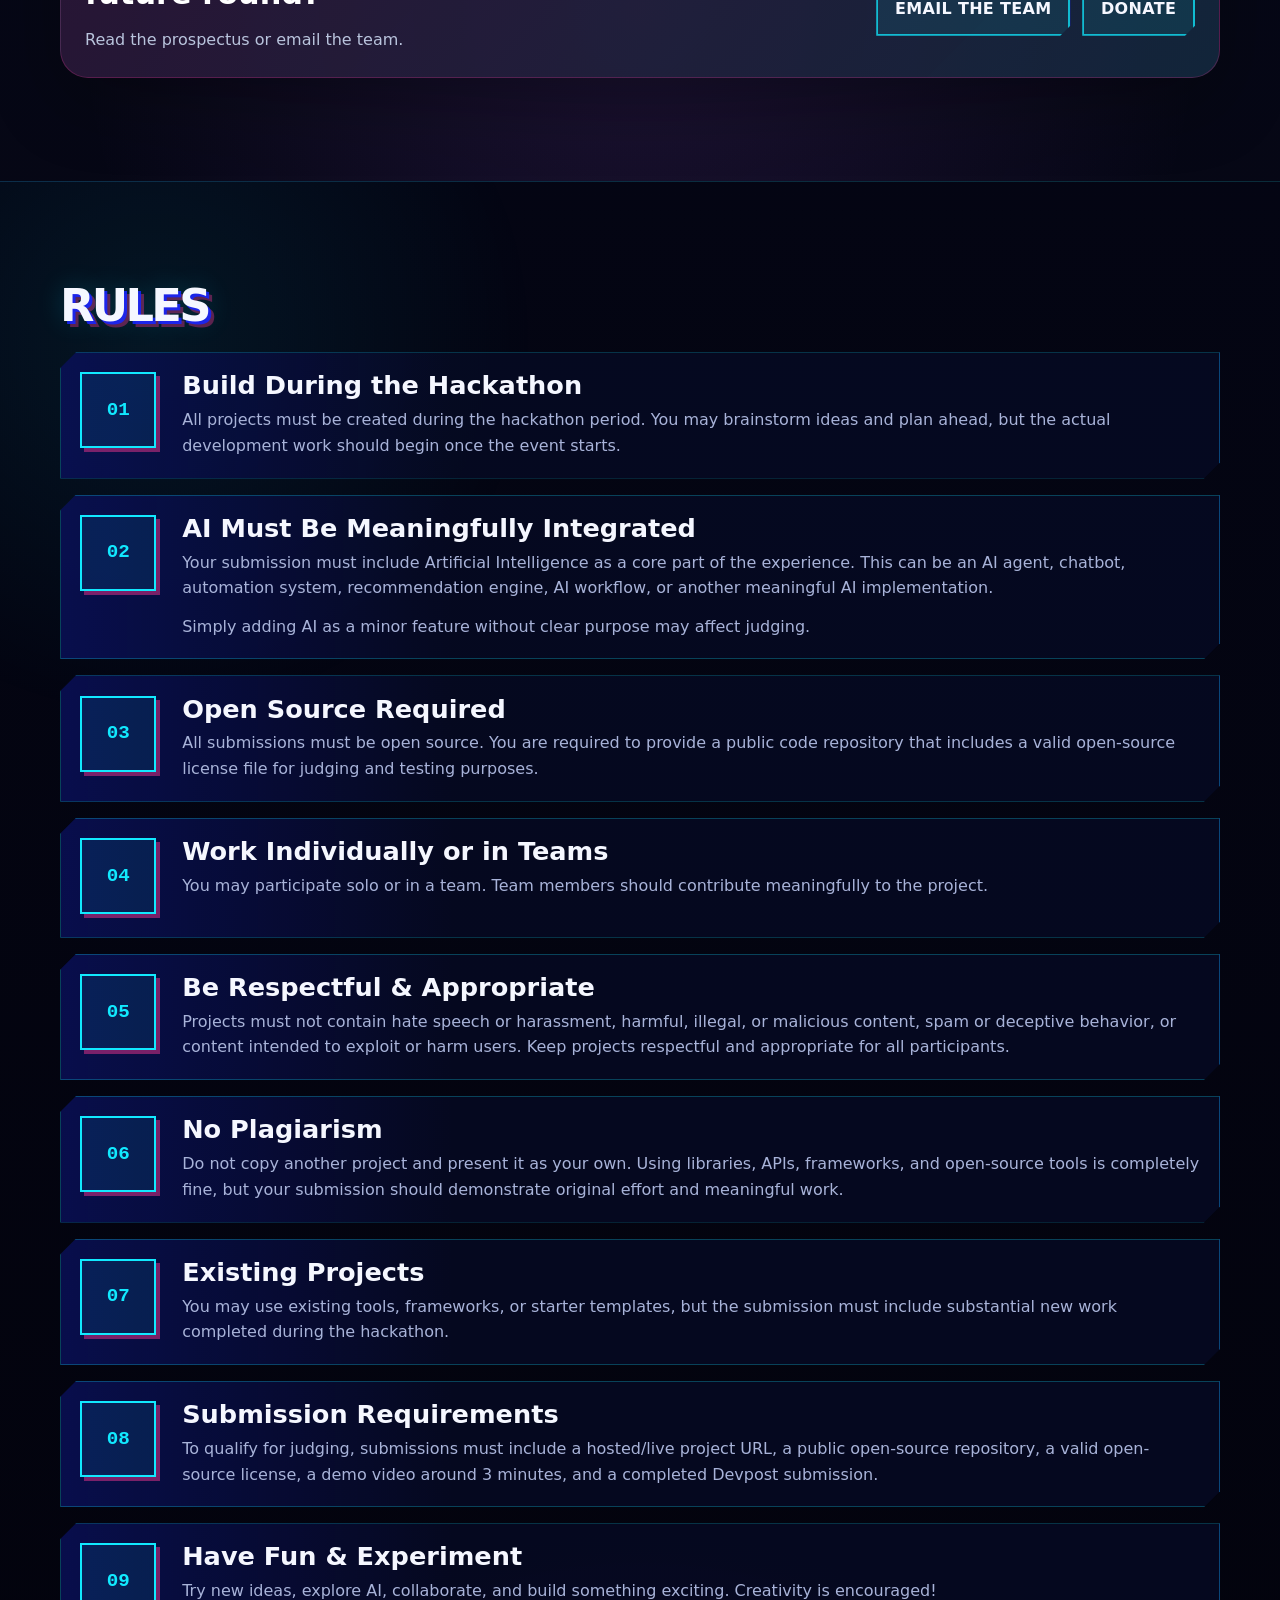
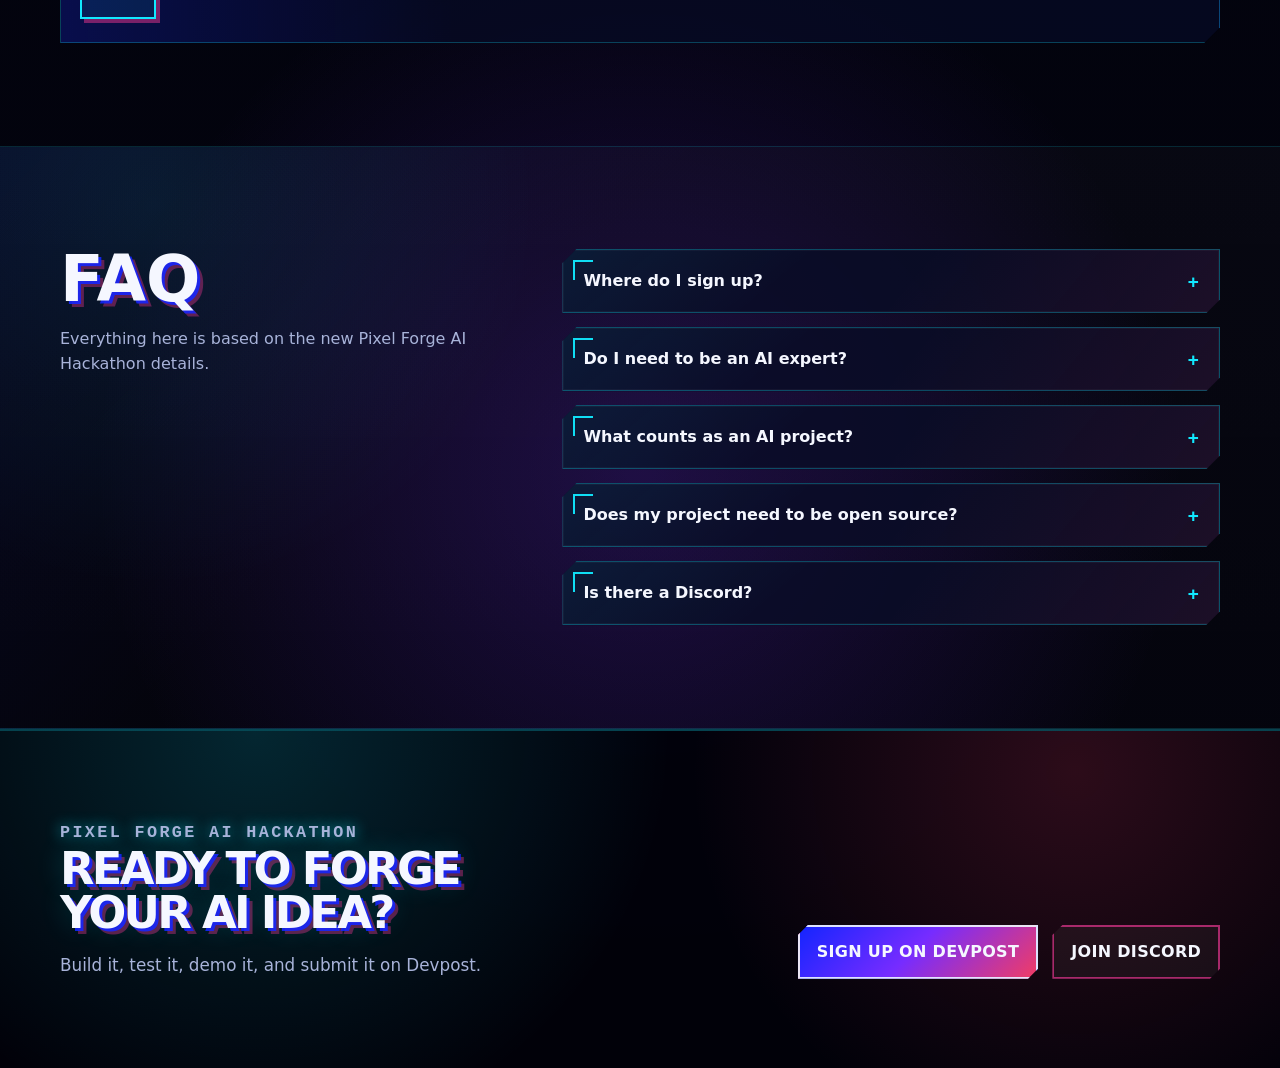
<file: AI-hackathon/index.html>
<!DOCTYPE html>
<html lang="en">
<head>
    <meta charset="UTF-8">
    <meta name="viewport" content="width=device-width, initial-scale=1.0">
    <meta name="description" content="Pixel Forge AI Hackathon is a 1-week online hackathon where developers, designers, creators, and innovators build functional AI-powered solutions.">
    <meta name="keywords" content="Pixel Forge AI Hackathon, AI hackathon, Devpost, artificial intelligence, AI agent, chatbot, automation, online hackathon, Pixel Forge">
    <link rel="icon" type="image/png" href="images\New Piskel-2.png (13).png">
    <link rel="stylesheet" href="pixel-forge-ai.css">
    <title>Pixel Forge AI Hackathon</title>
    <script>
        document.documentElement.classList.add('js');
        if (!window.matchMedia('(prefers-reduced-motion: reduce)').matches) {
            document.documentElement.classList.add('motion-ready');
        }
    </script>
</head>
<body>
    <a class="skip-link" href="#main">Skip to content</a>

    <div class="page-shell">
        <header class="site-header" id="top">
            <div class="container nav-shell">
                
                <a class="brand" href="#top" aria-label="Pixel Forge AI Hackathon top">
                    <img src="images\New Piskel-2.png (13).png" alt="">
                    <span class="brand-copy">
                        <strong>Pixel Forge AI</strong>
                        <span>Hackathon</span>
                    </span>
                </a>


                <button class="menu-toggle" id="menuToggle" aria-expanded="false" aria-controls="navMenu">Menu</button>

                <nav class="primary-nav" aria-label="Primary navigation">
                    <ul class="nav-menu" id="navMenu">
                        <li>
                            <a class="jam-link" href="/">
                                Pixel Forge Jams
                            </a>
                        </li>
                        <li><a href="#about">About</a></li>
                        <li><a href="#requirements">Theme</a></li>
                        <li><a href="#prizes">Prizes</a></li>
                        <li><a href="#sponsors">Sponsors</a></li>
                        <li><a href="#rules">Rules</a></li>
                        <li><a href="#faq">FAQ</a></li>
                        <li><a href="/blog/">Blogs</a></li>
                    </ul>
                </nav>

                <a class="button nav-cta" href="https://pixel-forge-ai-hackathon-08.devpost.com/" target="_blank" rel="noopener noreferrer">Sign Up</a>
            </div>
        </header>

        <main id="main">
            <section class="hero-band" aria-labelledby="hero-title">
                <canvas class="hero-canvas" id="heroCanvas" aria-hidden="true"></canvas>
                <div class="hero-grid" aria-hidden="true"></div>
                <div class="hero-orb orb-one" aria-hidden="true"></div>
                <div class="hero-orb orb-two" aria-hidden="true"></div>

                <div class="container hero-layout">
                    <div class="hero-copy reveal">
                        <p class="eyebrow">Aug 15 – 22, 2026</p>
                        <h1 id="hero-title">Pixel Forge AI Hackathon <span style="margin-top: 30px;">Build a game forged by AI</span></h1>
                        <p class="hero-lead">Developers, designers, creators, and innovators come together for 7 days to build functional AI-powered solutions that solve real problems.</p>
                        <div class="hero-actions" aria-label="Primary actions">
                            <a href="https://pixel-forge-ai-hackathon-08.devpost.com/" class="button primary" target="_blank" rel="noopener noreferrer">Sign Up on Devpost</a>
                            <a href="https://discord.gg/mM8PpjGyM6" class="button secondary" target="_blank" rel="noopener noreferrer">Join Discord</a>
                        </div>
                    </div>

                    <aside class="hero-panel reveal" aria-label="Hackathon snapshot">
                        <p class="panel-label">Event Snapshot</p>
                        <dl class="stat-grid">
                            <div>
                                <dt>Format</dt>
                                <dd>Online</dd>
                            </div>
                            <div>
                                <dt>Duration</dt>
                                <dd>7 Days</dd>
                            </div>
                            <div>
                                <dt>Theme</dt>
                                <dd>AI-powered builds</dd>
                            </div>
                            <div>
                                <dt>Platform</dt>
                                <dd>Devpost</dd>
                            </div>
                            <div>
                                <dt>Community</dt>
                                <dd>Discord</dd>
                            </div>
                            <div>
                                <dt>Teams</dt>
                                <dd>Upto 4 Members</dd>
                            </div>
                        </dl>
                    </aside>
                </div>
            </section>

            <section class="section" id="about">
                <div class="container two-column">
                    <div class="section-heading reveal">
                        <p class="eyebrow">Some Usefull Info</p>
                        <h2>About the hackathon</h2>
                    </div>

                    <div class="section-copy reveal">
                        <p>Pixel Forge AI Hackathon is a 1-week online hackathon where developers, designers, creators, and innovators come together to build something awesome using Artificial Intelligence.</p>
                        <p>Whether it is an AI agent, a chatbot, an automation tool, a creative AI experience, or something completely unexpected, if it incorporates AI, it belongs here.</p>
                        <p>You will have 7 days to turn your idea into reality, experiment with new technologies, collaborate with others, and bring your ideas to life.</p>
                    </div>
                </div>

                <div class="container feature-list" aria-label="Project examples">
                    <article class="feature-card reveal">
                        <span class="card-icon">🤖</span>
                        <h3>AI Agents</h3>
                        <p>Build assistants, autonomous workflows, tools, or agents that take meaningful action.</p>
                    </article>
                    <article class="feature-card reveal">
                        <span class="card-icon">💬</span>
                        <h3>Chatbots</h3>
                        <p>Create helpful conversational experiences for education, productivity, support, or creativity.</p>
                    </article>
                    <article class="feature-card reveal">
                        <span class="card-icon">⚙️</span>
                        <h3>Automations</h3>
                        <p>Use AI to save time, reduce repetitive work, and improve everyday routines.</p>
                    </article>
                    <article class="feature-card reveal">
                        <span class="card-icon">🎨</span>
                        <h3>Creative AI</h3>
                        <p>Experiment with AI-generated experiences, creative tools, and unexpected ideas.</p>
                    </article>
                </div>
            </section>

            <section class="section soft" id="requirements">
                <div class="container">
                    <div class="section-heading centered reveal">
                        <h2>Theme</h2>
                        <p>Your project should meaningfully incorporate Artificial Intelligence and demonstrate usefulness, creativity, and real-world impact.</p>
                    </div>

                    <div class="challenge-panel reveal" id="challenge">
                        <div>
                            <p class="panel-label"> > The Challenge</p>
                            <h3>Engineer a solution that tackles a real-world challenge.</h3>
                        </div>
                        <p>Build something that solves a problem related to work, personal life, hobbies, productivity, education, creativity, or everyday routines. We want to see how AI can meaningfully improve real experiences and solve practical problems.</p>
                        <p>Your project can range from a simple chatbot or assistant to a fully autonomous AI agent. What matters most is impact, creativity, and usefulness.</p>
                        <p>Think beyond prototypes: build something functional that demonstrates how AI can help people in the real world.</p>
                    </div>                    
                </div>
            </section>

            <section class="section" id="prizes">
                <div class="container">
                    <div class="section-heading reveal">
                        <h2>Prizes</h2>
                        <p>Recognition, certificates, Discord roles, and featured placements for standout projects and participants. <b>Must be in the Discord server to claim the prize!</b></p>
                    </div>

                    <div class="prize-grid">
                        <article class="prize-card featured reveal">
                            <p class="tier-label">First Place</p>
                            <h3>1 winner</h3>
                            <ul>
                                <li>Up to 2, 1 year-long 1Password plan ($48 Value Each)</li>
                                <li>Featured on our websites, signed winner certificate, and Discord role</li>
                            </ul>
                        </article>
                        <article class="prize-card reveal">
                            <p class="tier-label">Second Place</p>
                            <h3>1 winner</h3>
                            <ul>
                                <li>Up to 2, 1 year-long 1Password plan ($48 Value Each)</li>
                                <li>Featured on our websites, signed winner certificate, and Discord role</li>
                            </ul>
                        </article>
                        <article class="prize-card reveal">
                            <p class="tier-label">Third Place</p>
                            <h3>1 winner</h3>
                            <ul>
                                <li>Up to 1, 1 year-long 1Password plan ($48 Value Each)</li>
                                <li>Featured on our websites, signed winner certificate, and Discord role</li>
                            </ul>
                        </article>
                        <article class="prize-card reveal">
                            <p class="tier-label">Judges Favorite</p>
                            <h3>3 winners</h3>
                            <ul>
                                <li>Featured on our websites, signed winner certificate, and Discord role</li>
                            </ul>
                        </article>
                        <article class="prize-card reveal">
                            <p class="tier-label">All Participants</p>
                            <h3>Everyone!</h3>
                            <ul>
                                <li>.xyz domain free for first year ($15 each) - ONLY 150 AVAILABLE</li>
                                <li>All participants receive a signed participation certificate at the end of the hackathon.</li>
                            </ul>
                        </article>
                    </div>
                </div>
            </section>


            

            <section class="section soft" id="sponsors">
                <div class="container">
                    <div class="section-heading reveal">
                        <p class="eyebrow">Pixel Forge AI Hackathon</p>
                        <h2>🤝 Sponsors</h2>
                        <p>
                            Sponsors and community partners help us support builders, creators,
                            and AI innovators during Pixel Forge AI Hackathon.
                        </p>
                    </div>

                    <!-- GOLD -->
                    <div class="sponsor-tier-block reveal">
                        <h3 class="sponsor-tier-heading gold-heading">Gold sponsors</h3>
                        <div class="sponsor-logos xlarge">
                            <a style="width: 400px !important;" href="https://gen.xyz/" target="_blank" rel="noopener noreferrer" class="xyz">
                                <img src="images\xyz-logo-white.png" alt=".xyz">
                            </a>

                        </div>
                        
                    </div>

                    <!-- SILVER -->
                    <div class="sponsor-tier-block reveal">
                        <h3 class="sponsor-tier-heading silver-heading">Silver sponsors</h3>
                        <div class="sponsor-logos medium">
                            <a href="https://1password.com/" target="_blank" rel="noopener noreferrer" class="onepassword">
                                <img src="images\1Password_wordmark_monochrome_white.svg" alt="1password">
                            </a>

                        </div>
                    </div>

                    <!-- BRONZE -->
                    <div class="sponsor-tier-block reveal">
                        <h3 class="sponsor-tier-heading bronze-heading">Bronze sponsors</h3>
                        <div class="sponsor-logos small">
                            <!--<a href="" target="_blank" rel="noopener noreferrer">
                                <img src="--" alt="--">
                            </a>-->
                        </div>                
                    </div>
                    <!-- PARTNERS -->
                    <div class="sponsor-tier-block reveal">
                        <h3 class="sponsor-tier-heading partner-heading">Partners</h3>
                        <div class="sponsor-logos-grid partner-grid">
                            <a href="https://eventopia.in" target="_blank" rel="noopener noreferrer" class="partner-pill">
                                <img src="images/Eventopia-Logo-04.png" alt="Eventopia">
                            </a>
                        </div>
                    </div>

                    <div class="sponsor-callout reveal">
                        <div>
                            <p class="eyebrow">Partner With Pixel Forge</p>
                            <h3>Want to sponsor or donate to a future round?</h3>
                            <p>Read the prospectus or email the team.</p>
                        </div>

                        <div class="callout-actions">
                            <a href="contents/PIXEL%20FORGE%20JAM%20AI%20HACKATHON%20SPONSORSHIP%20PROSPECTUS.pdf"
                            download="PIXEL FORGE JAM AI HACKATHON SPONSORSHIP PROSPECTUS.pdf"
                            class="button primary">
                                Sponsorship Prospectus
                            </a>

                            <a href="https://mail.google.com/mail/u/0/?fs=1&tf=cm&source=mailto&to=pixelforgejam@gmail.com"
                            class="button secondary">
                                Email the Team
                            </a>

                            <a href="https://hcb.hackclub.com/donations/start/pixel-forge-jam"
                            class="button secondary">
                                Donate
                            </a>
                        </div>
                    </div>
                </div>
            </section>

            <section class="section" id="rules">
                <div class="container">
                    <div class="section-heading reveal">
                        <h2>Rules</h2>
                    </div>

                    <ol class="rule-list">
                        <li class="reveal">
                            <div>
                                <h3>Build During the Hackathon</h3>
                                <p>All projects must be created during the hackathon period. You may brainstorm ideas and plan ahead, but the actual development work should begin once the event starts.</p>
                            </div>
                        </li>
                        <li class="reveal">
                            <div>
                                <h3>AI Must Be Meaningfully Integrated</h3>
                                <p>Your submission must include Artificial Intelligence as a core part of the experience. This can be an AI agent, chatbot, automation system, recommendation engine, AI workflow, or another meaningful AI implementation.</p>
                                <p>Simply adding AI as a minor feature without clear purpose may affect judging.</p>
                            </div>
                        </li>
                        <li class="reveal">
                            <div>
                                <h3>Open Source Required</h3>
                                <p>All submissions must be open source. You are required to provide a public code repository that includes a valid open-source license file for judging and testing purposes.</p>
                            </div>
                        </li>
                        <li class="reveal">
                            <div>
                                <h3>Work Individually or in Teams</h3>
                                <p>You may participate solo or in a team. Team members should contribute meaningfully to the project.</p>
                            </div>
                        </li>
                        <li class="reveal">
                            <div>
                                <h3>Be Respectful &amp; Appropriate</h3>
                                <p>Projects must not contain hate speech or harassment, harmful, illegal, or malicious content, spam or deceptive behavior, or content intended to exploit or harm users. Keep projects respectful and appropriate for all participants.</p>
                            </div>
                        </li>
                        <li class="reveal">
                            <div>
                                <h3>No Plagiarism</h3>
                                <p>Do not copy another project and present it as your own. Using libraries, APIs, frameworks, and open-source tools is completely fine, but your submission should demonstrate original effort and meaningful work.</p>
                            </div>
                        </li>
                        <li class="reveal">
                            <div>
                                <h3>Existing Projects</h3>
                                <p>You may use existing tools, frameworks, or starter templates, but the submission must include substantial new work completed during the hackathon.</p>
                            </div>
                        </li>
                        <li class="reveal">
                            <div>
                                <h3>Submission Requirements</h3>
                                <p>To qualify for judging, submissions must include a hosted/live project URL, a public open-source repository, a valid open-source license, a demo video around 3 minutes, and a completed Devpost submission.</p>
                            </div>
                        </li>
                        <li class="reveal">
                            <div>
                                <h3>Have Fun &amp; Experiment</h3>
                                <p>Try new ideas, explore AI, collaborate, and build something exciting. Creativity is encouraged!</p>
                            </div>
                        </li>
                    </ol>
                </div>
            </section>

            <section class="section soft" id="faq">
                <div class="container faq-grid">
                    <div class="faq-intro reveal">
                        <h2>FAQ</h2>
                        <p>Everything here is based on the new Pixel Forge AI Hackathon details.</p>
                    </div>

                    <div class="faq-list">
                        <details class="faq-item reveal">
                            <summary>Where do I sign up?</summary>
                            <div>
                                <p>Sign up on the Pixel Forge AI Hackathon Devpost page.</p>
                                <a href="https://pixel-forge-ai-hackathon-08.devpost.com/" target="_blank" rel="noopener noreferrer">Open Devpost</a>
                            </div>
                        </details>
                        <details class="faq-item reveal">
                            <summary>Do I need to be an AI expert?</summary>
                            <div>
                                <p>No. The hackathon is open to all skill levels. Your project can be simple or advanced as long as AI is meaningfully integrated.</p>
                            </div>
                        </details>
                        <details class="faq-item reveal">
                            <summary>What counts as an AI project?</summary>
                            <div>
                                <p>AI agents, chatbots, automation systems, recommendation engines, AI workflows, creative AI experiences, and other meaningful AI-powered tools all fit the challenge.</p>
                            </div>
                        </details>
                        <details class="faq-item reveal">
                            <summary>Does my project need to be open source?</summary>
                            <div>
                                <p>Yes. Every submission must include a public repository with a valid open-source license file.</p>
                            </div>
                        </details>
                        <details class="faq-item reveal">
                            <summary>Is there a Discord?</summary>
                            <div>
                                <p>Yes. Join the Pixel Forge Discord to connect with the community and get updates.</p>
                                <a href="https://discord.gg/mM8PpjGyM6" target="_blank" rel="noopener noreferrer">Join Discord</a>
                            </div>
                        </details>
                    </div>
                </div>
            </section>
        </main>

        <footer class="site-footer">
            <div class="container footer-grid">
                <div>
                    <p class="eyebrow">Pixel Forge AI Hackathon</p>
                    <h2>Ready to forge your AI idea?</h2>
                    <p>Build it, test it, demo it, and submit it on Devpost.</p>
                </div>
                <div class="footer-actions">
                    <a href="https://pixel-forge-ai-hackathon-08.devpost.com/" class="button primary" target="_blank" rel="noopener noreferrer">Sign Up on Devpost</a>
                    <a href="https://discord.gg/mM8PpjGyM6" class="button ghost" target="_blank" rel="noopener noreferrer">Join Discord</a>
                </div>
            </div>
        </footer>
    </div>

    <script>
        const siteHeader = document.querySelector('.site-header');
        const menuToggle = document.getElementById('menuToggle');
        const navMenu = document.getElementById('navMenu');
        const reduceMotion = window.matchMedia('(prefers-reduced-motion: reduce)').matches;

        const syncHeaderState = () => {
            if (!siteHeader) return;
            siteHeader.classList.toggle('is-scrolled', window.scrollY > 18);
        };

        syncHeaderState();
        window.addEventListener('scroll', syncHeaderState, { passive: true });

        if (menuToggle && navMenu) {
            menuToggle.addEventListener('click', () => {
                const isOpen = navMenu.classList.toggle('active');
                menuToggle.setAttribute('aria-expanded', String(isOpen));
            });

            navMenu.querySelectorAll('a').forEach((link) => {
                link.addEventListener('click', () => {
                    navMenu.classList.remove('active');
                    menuToggle.setAttribute('aria-expanded', 'false');
                });
            });
        }

        if (!reduceMotion) {
            const revealElements = document.querySelectorAll('.reveal');
            const observer = new IntersectionObserver((entries, activeObserver) => {
                entries.forEach((entry) => {
                    if (!entry.isIntersecting) return;
                    entry.target.classList.add('is-visible');
                    activeObserver.unobserve(entry.target);
                });
            }, {
                threshold: 0.12,
                rootMargin: '0px 0px -40px 0px'
            });

            revealElements.forEach((element) => observer.observe(element));
        } else {
            document.querySelectorAll('.reveal').forEach((element) => element.classList.add('is-visible'));
        }

        (function initAIHero() {
            const canvas = document.getElementById('heroCanvas');
            if (!canvas || reduceMotion) return;

            const ctx = canvas.getContext('2d');
            const dpr = Math.min(window.devicePixelRatio || 1, 2);
            let width = 0;
            let height = 0;
            let nodes = [];
            let pulses = [];
            let rafId = null;

            function rand(min, max) {
                return Math.random() * (max - min) + min;
            }

            function resize() {
                const rect = canvas.getBoundingClientRect();
                width = rect.width;
                height = rect.height;
                canvas.width = Math.floor(width * dpr);
                canvas.height = Math.floor(height * dpr);
                ctx.setTransform(dpr, 0, 0, dpr, 0, 0);
                seed();
            }

            function seed() {
                const count = Math.max(34, Math.floor(width * height / 26000));
                nodes = Array.from({ length: count }, () => ({
                    x: rand(0, width),
                    y: rand(0, height),
                    vx: rand(-0.22, 0.22),
                    vy: rand(-0.18, 0.18),
                    r: rand(1.5, 3.5),
                    phase: rand(0, Math.PI * 2)
                }));

                pulses = Array.from({ length: 6 }, () => ({
                    x: rand(0, width),
                    y: rand(0, height),
                    r: rand(20, 120),
                    speed: rand(0.3, 0.7),
                    alpha: rand(0.08, 0.16)
                }));
            }

            function draw() {
                ctx.clearRect(0, 0, width, height);

                ctx.globalCompositeOperation = 'lighter';

                pulses.forEach((pulse) => {
                    pulse.r += pulse.speed;
                    if (pulse.r > Math.max(width, height) * 0.55) {
                        pulse.x = rand(0, width);
                        pulse.y = rand(0, height);
                        pulse.r = 18;
                    }
                    ctx.beginPath();
                    ctx.arc(pulse.x, pulse.y, pulse.r, 0, Math.PI * 2);
                    ctx.strokeStyle = `rgba(17, 233, 255, ${pulse.alpha})`;
                    ctx.lineWidth = 1;
                    ctx.stroke();
                });

                for (let i = 0; i < nodes.length; i++) {
                    const a = nodes[i];
                    a.x += a.vx;
                    a.y += a.vy;
                    a.phase += 0.025;

                    if (a.x < 0 || a.x > width) a.vx *= -1;
                    if (a.y < 0 || a.y > height) a.vy *= -1;

                    for (let j = i + 1; j < nodes.length; j++) {
                        const b = nodes[j];
                        const dx = a.x - b.x;
                        const dy = a.y - b.y;
                        const dist = Math.hypot(dx, dy);
                        if (dist < 150) {
                            const alpha = (1 - dist / 150) * 0.28;
                            ctx.strokeStyle = `rgba(50, 88, 255, ${alpha})`;
                            ctx.lineWidth = 1;
                            ctx.beginPath();
                            ctx.moveTo(a.x, a.y);
                            ctx.lineTo(b.x, b.y);
                            ctx.stroke();
                        }
                    }

                    const glow = 0.55 + Math.sin(a.phase) * 0.35;
                    const gradient = ctx.createRadialGradient(a.x, a.y, 0, a.x, a.y, 18);
                    gradient.addColorStop(0, `rgba(255, 60, 112, ${glow})`);
                    gradient.addColorStop(0.45, `rgba(17, 233, 255, ${glow * 0.45})`);
                    gradient.addColorStop(1, 'rgba(18, 35, 255, 0)');
                    ctx.fillStyle = gradient;
                    ctx.fillRect(a.x - 18, a.y - 18, 36, 36);

                    ctx.fillStyle = '#eaf2ff';
                    ctx.fillRect(Math.round(a.x), Math.round(a.y), a.r, a.r);
                }

                ctx.globalCompositeOperation = 'source-over';
                rafId = requestAnimationFrame(draw);
            }

            resize();
            draw();

            let resizeTimer = null;
            window.addEventListener('resize', () => {
                clearTimeout(resizeTimer);
                resizeTimer = setTimeout(resize, 150);
            });

            document.addEventListener('visibilitychange', () => {
                if (document.hidden && rafId) {
                    cancelAnimationFrame(rafId);
                    rafId = null;
                } else if (!document.hidden && !rafId) {
                    draw();
                }
            });
        })();
    </script>
</body>
</html>
</file>
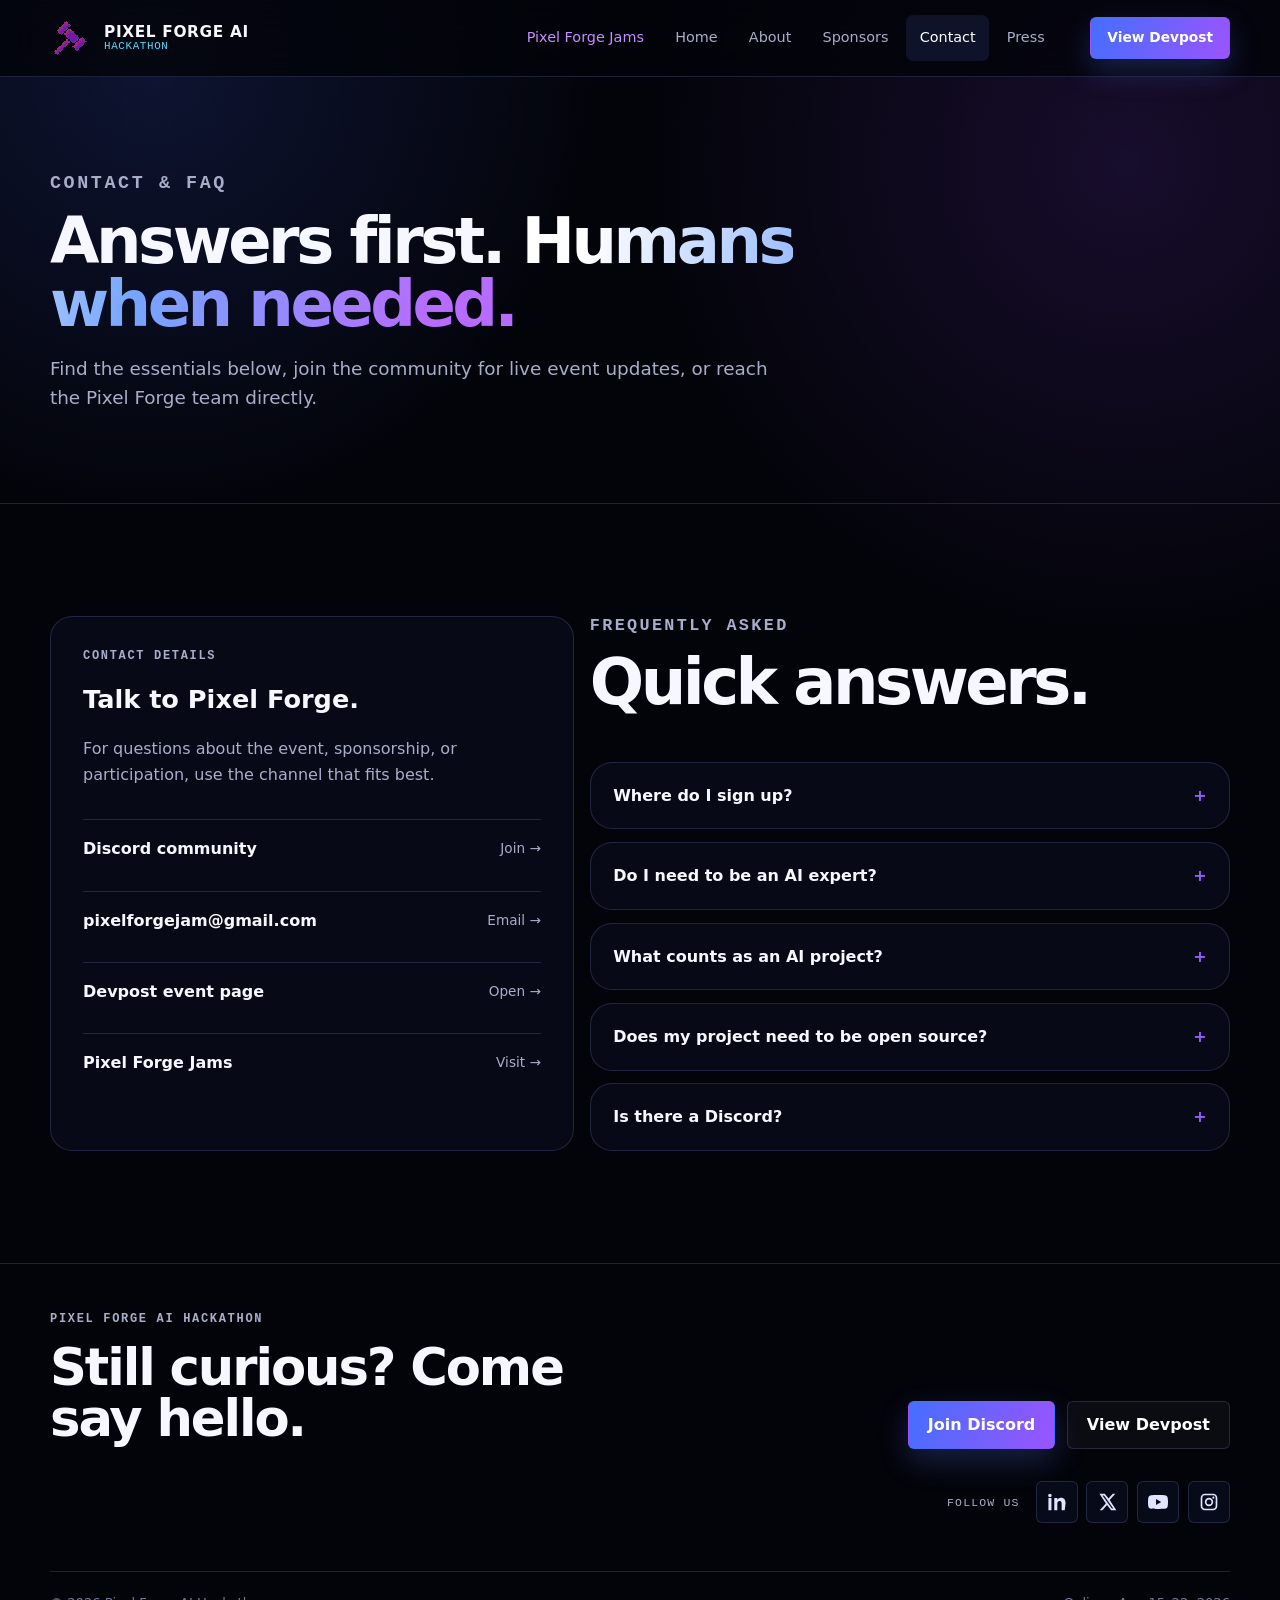
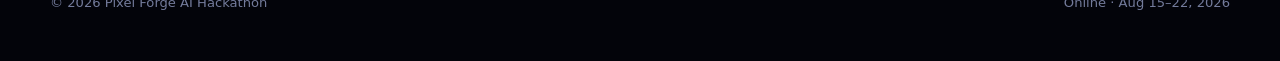
<file: contact/index.html>
<!doctype html>
<html lang="en">
  <head>
    <meta charset="utf-8" />
    <meta name="viewport" content="width=device-width,initial-scale=1" />
    <meta
      name="description"
      content="Pixel Forge AI Hackathon contact details and frequently asked questions."
    />
    <link rel="icon" type="image/png" href="../images/New Piskel-2.png (13).png" />
    <link rel="stylesheet" href="../pixel-forge-ai.css" />
    <title>Contact & FAQ · Pixel Forge AI Hackathon</title>
    <script>
      document.documentElement.classList.add("js");
    </script>
    <script
      async
      src="https://www.googletagmanager.com/gtag/js?id=G-RZ31SQ0S4J"
    ></script>
    <script>
      window.dataLayer = window.dataLayer || [];
      function gtag() {
        dataLayer.push(arguments);
      }
      gtag("js", new Date());
      gtag("config", "G-RZ31SQ0S4J");
    </script>
  </head>
  <body>
    <a class="skip-link" href="#main">Skip to content</a>
    <header class="site-header">
      <div class="container nav-shell">
        <a class="brand" href="../">
          <img src="../images/New Piskel-2.png (13).png" alt="" />
          <span class="brand-copy">
            <strong>Pixel Forge AI</strong>
            <span>Hackathon</span>
          </span>
        </a>
        <button
          class="menu-toggle"
          aria-expanded="false"
          aria-controls="main-nav"
        >
          Menu
        </button>
        <nav class="primary-nav" id="main-nav" aria-label="Primary navigation">
          <ul class="nav-menu">
            <li>
              <a class="jam-link" href="https://pixelforgejam.org/">
                Pixel Forge Jams
              </a>
            </li>
            <li><a href="../">Home</a></li>
            <li><a href="../about/">About</a></li>
            <li><a href="../sponsors/">Sponsors</a></li>
            <li><a href="./" aria-current="page">Contact</a></li>
            
            <li><a href="../press/">Press</a></li>
          </ul>
        </nav>
        <a
          class="button primary small nav-cta"
          href="https://pixel-forge-ai-hackathon-08.devpost.com/"
          target="_blank"
          rel="noopener noreferrer"
        >
          View Devpost
        </a>
      </div>
    </header>
    <main id="main">
      <section class="page-intro">
        <div class="container reveal">
          <p class="eyebrow">Contact & FAQ</p>
          <h1>
            Answers first.
            <span class="gradient">Humans when needed.</span>
          </h1>
          <p>
            Find the essentials below, join the community for live event
            updates, or reach the Pixel Forge team directly.
          </p>
        </div>
      </section>
      <section class="section">
        <div class="container contact-grid">
          <aside class="contact-card reveal">
            <p class="eyebrow">Contact details</p>
            <h2>Talk to Pixel Forge.</h2>
            <p>
              For questions about the event, sponsorship, or participation, use
              the channel that fits best.
            </p>
            <div class="contact-links">
              <a
                class="contact-link"
                href="https://discord.gg/mM8PpjGyM6"
                target="_blank"
                rel="noopener noreferrer"
              >
                <strong>Discord community</strong>
                <span>Join →</span>
              </a>
              <a
                class="contact-link"
                href="https://mail.google.com/mail/u/0/?fs=1&tf=cm&source=mailto&to=pixelforgejam@gmail.com"
              >
                <strong>pixelforgejam@gmail.com</strong>
                <span>Email →</span>
              </a>
              <a
                class="contact-link"
                href="https://pixel-forge-ai-hackathon-08.devpost.com/"
                target="_blank"
                rel="noopener noreferrer"
              >
                <strong>Devpost event page</strong>
                <span>Open →</span>
              </a>
              <a class="contact-link" href="https://pixelforgejam.org/">
                <strong>Pixel Forge Jams</strong>
                <span>Visit →</span>
              </a>
            </div>
          </aside>
          <section aria-labelledby="faq-title">
            <div class="section-heading">
              <p class="eyebrow">Frequently asked</p>
              <h2 id="faq-title">Quick answers.</h2>
            </div>
            <div class="faq-list">
              <details class="faq-item reveal">
                <summary>Where do I sign up?</summary>
                <div>
                  <p>Sign up on the Pixel Forge AI Hackathon Devpost page.</p>
                  <a
                    href="https://pixel-forge-ai-hackathon-08.devpost.com/"
                    target="_blank"
                    rel="noopener noreferrer"
                  >
                    Open Devpost
                  </a>
                </div>
              </details>
              <details class="faq-item reveal">
                <summary>Do I need to be an AI expert?</summary>
                <div>
                  <p>
                    No. The hackathon is open to all skill levels. Your project
                    can be simple or advanced as long as AI is meaningfully
                    integrated.
                  </p>
                </div>
              </details>
              <details class="faq-item reveal">
                <summary>What counts as an AI project?</summary>
                <div>
                  <p>
                    AI agents, chatbots, automation systems, recommendation
                    engines, AI workflows, creative AI experiences, and other
                    meaningful AI-powered tools all fit the challenge.
                  </p>
                </div>
              </details>
              <details class="faq-item reveal">
                <summary>Does my project need to be open source?</summary>
                <div>
                  <p>
                    Yes. Every submission must include a public repository with
                    a valid open-source license file.
                  </p>
                </div>
              </details>
              <details class="faq-item reveal">
                <summary>Is there a Discord?</summary>
                <div>
                  <p>
                    Yes. Join the Pixel Forge Discord to connect with the
                    community and get updates.
                  </p>
                  <a
                    href="https://discord.gg/mM8PpjGyM6"
                    target="_blank"
                    rel="noopener noreferrer"
                  >
                    Join Discord
                  </a>
                </div>
              </details>
            </div>
          </section>
        </div>
      </section>
    </main>
    <footer class="site-footer">
      <div class="container">
        <div class="footer-grid">
          <div>
            <p class="eyebrow">Pixel Forge AI Hackathon</p>
            <h2>Still curious? Come say hello.</h2>
          </div>
          <div class="footer-actions">
            <a
              class="button primary"
              href="https://discord.gg/mM8PpjGyM6"
              target="_blank"
              rel="noopener noreferrer"
            >
              Join Discord
            </a>
            <a
              class="button ghost"
              href="https://pixel-forge-ai-hackathon-08.devpost.com/"
              target="_blank"
              rel="noopener noreferrer"
            >
              View Devpost
            </a>
          </div>
        </div>
        <div class="footer-social">
          <span>Follow Us</span>
          <div class="social-links">
            <a
              class="social-link"
              href="https://www.linkedin.com/company/pixel-forge-community/"
              aria-label="LinkedIn"
              target="_blank"
              rel="noopener noreferrer"
            >
              <svg aria-hidden="true"><use href="../images/social-icons.svg#linkedin"></use></svg>
            </a>
            <a
              class="social-link"
              href="https://x.com/PixelForgeJam"
              aria-label="X"
              target="_blank"
              rel="noopener noreferrer"
            >
              <svg aria-hidden="true"><use href="../images/social-icons.svg#x"></use></svg>
            </a>
            <a
              class="social-link"
              href="https://www.youtube.com/@PixelForgeCommunity"
              aria-label="YouTube"
              target="_blank"
              rel="noopener noreferrer"
            >
              <svg aria-hidden="true"><use href="../images/social-icons.svg#youtube"></use></svg>
            </a>
            <a
              class="social-link"
              href="https://www.instagram.com/pixelforgecommunity/"
              aria-label="Instagram"
              target="_blank"
              rel="noopener noreferrer"
            >
              <svg aria-hidden="true"><use href="../images/social-icons.svg#instagram"></use></svg>
            </a>
          </div>
        </div>
        <div class="footer-bottom">
          <span>© 2026 Pixel Forge AI Hackathon</span>
          <span>Online · Aug 15–22, 2026</span>
        </div>
      </div>
    </footer>
    <script src="../app.js"></script>
  </body>
</html>
</file>
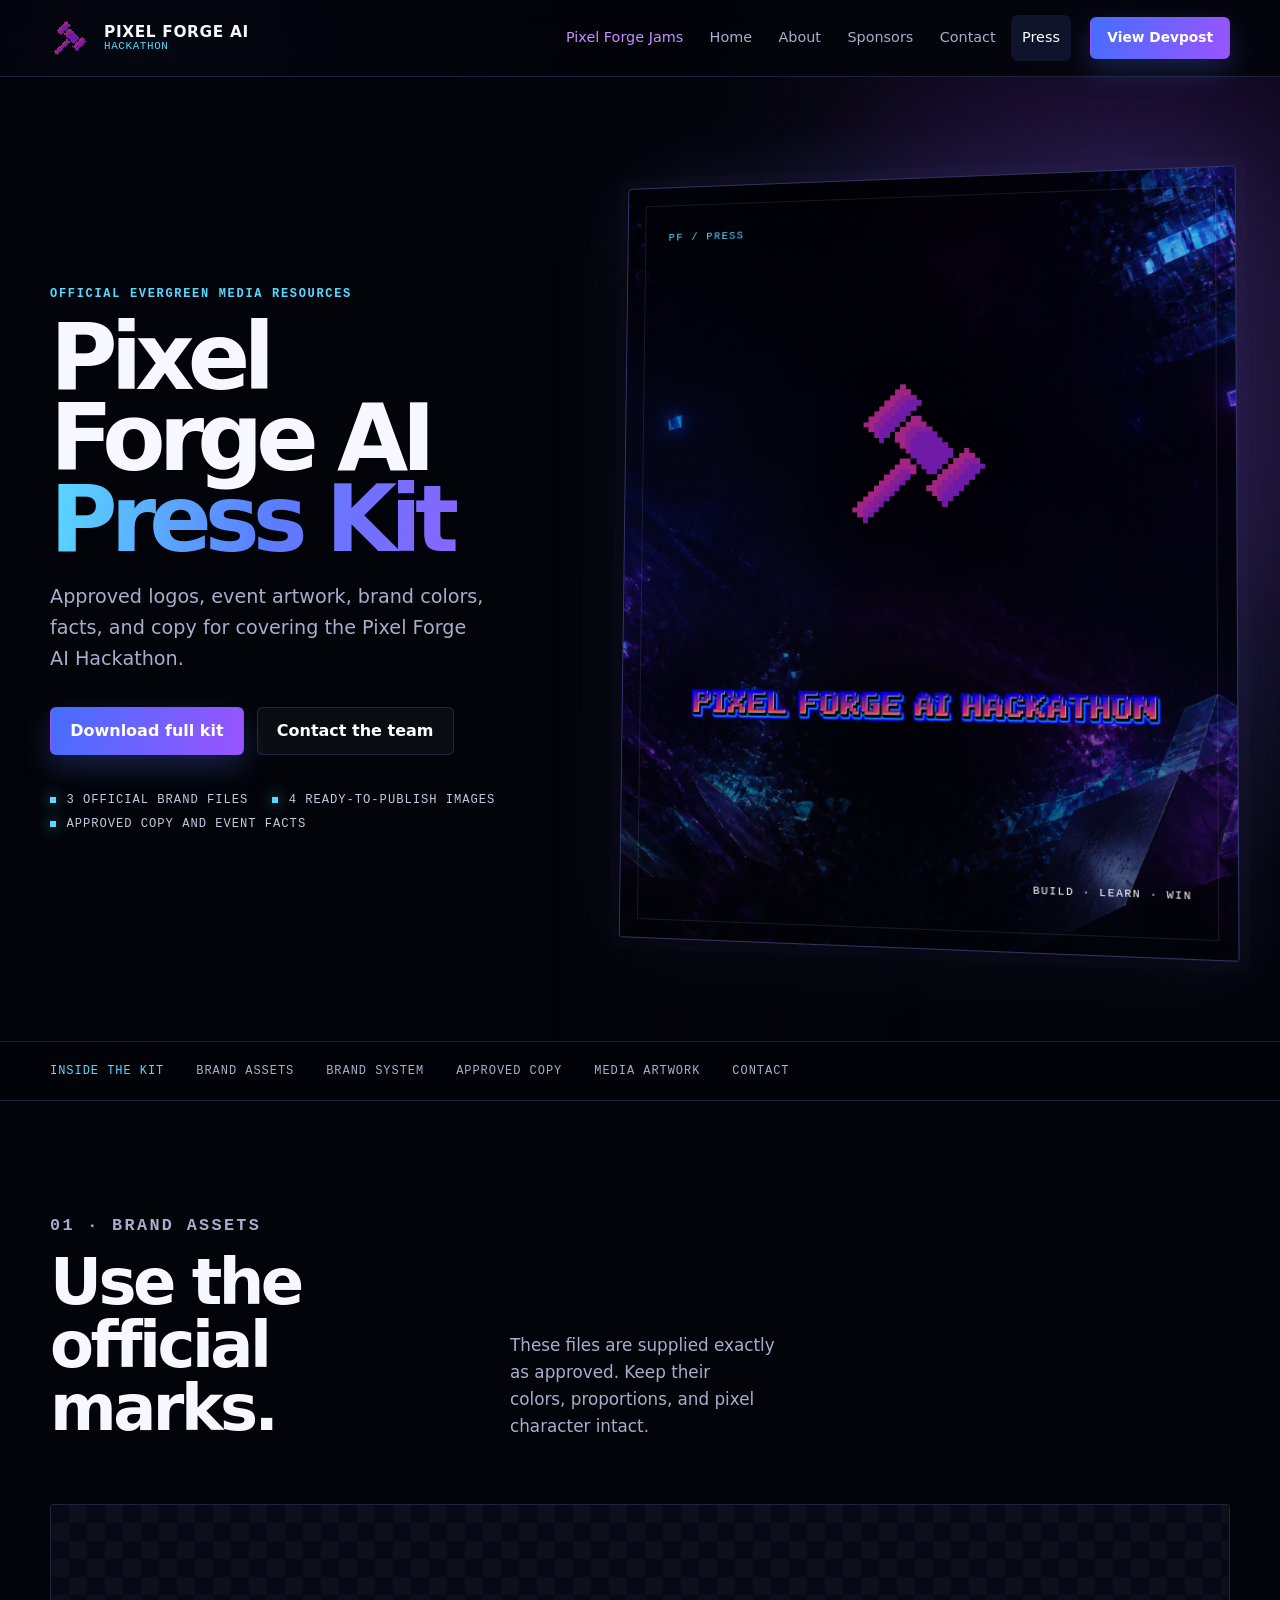
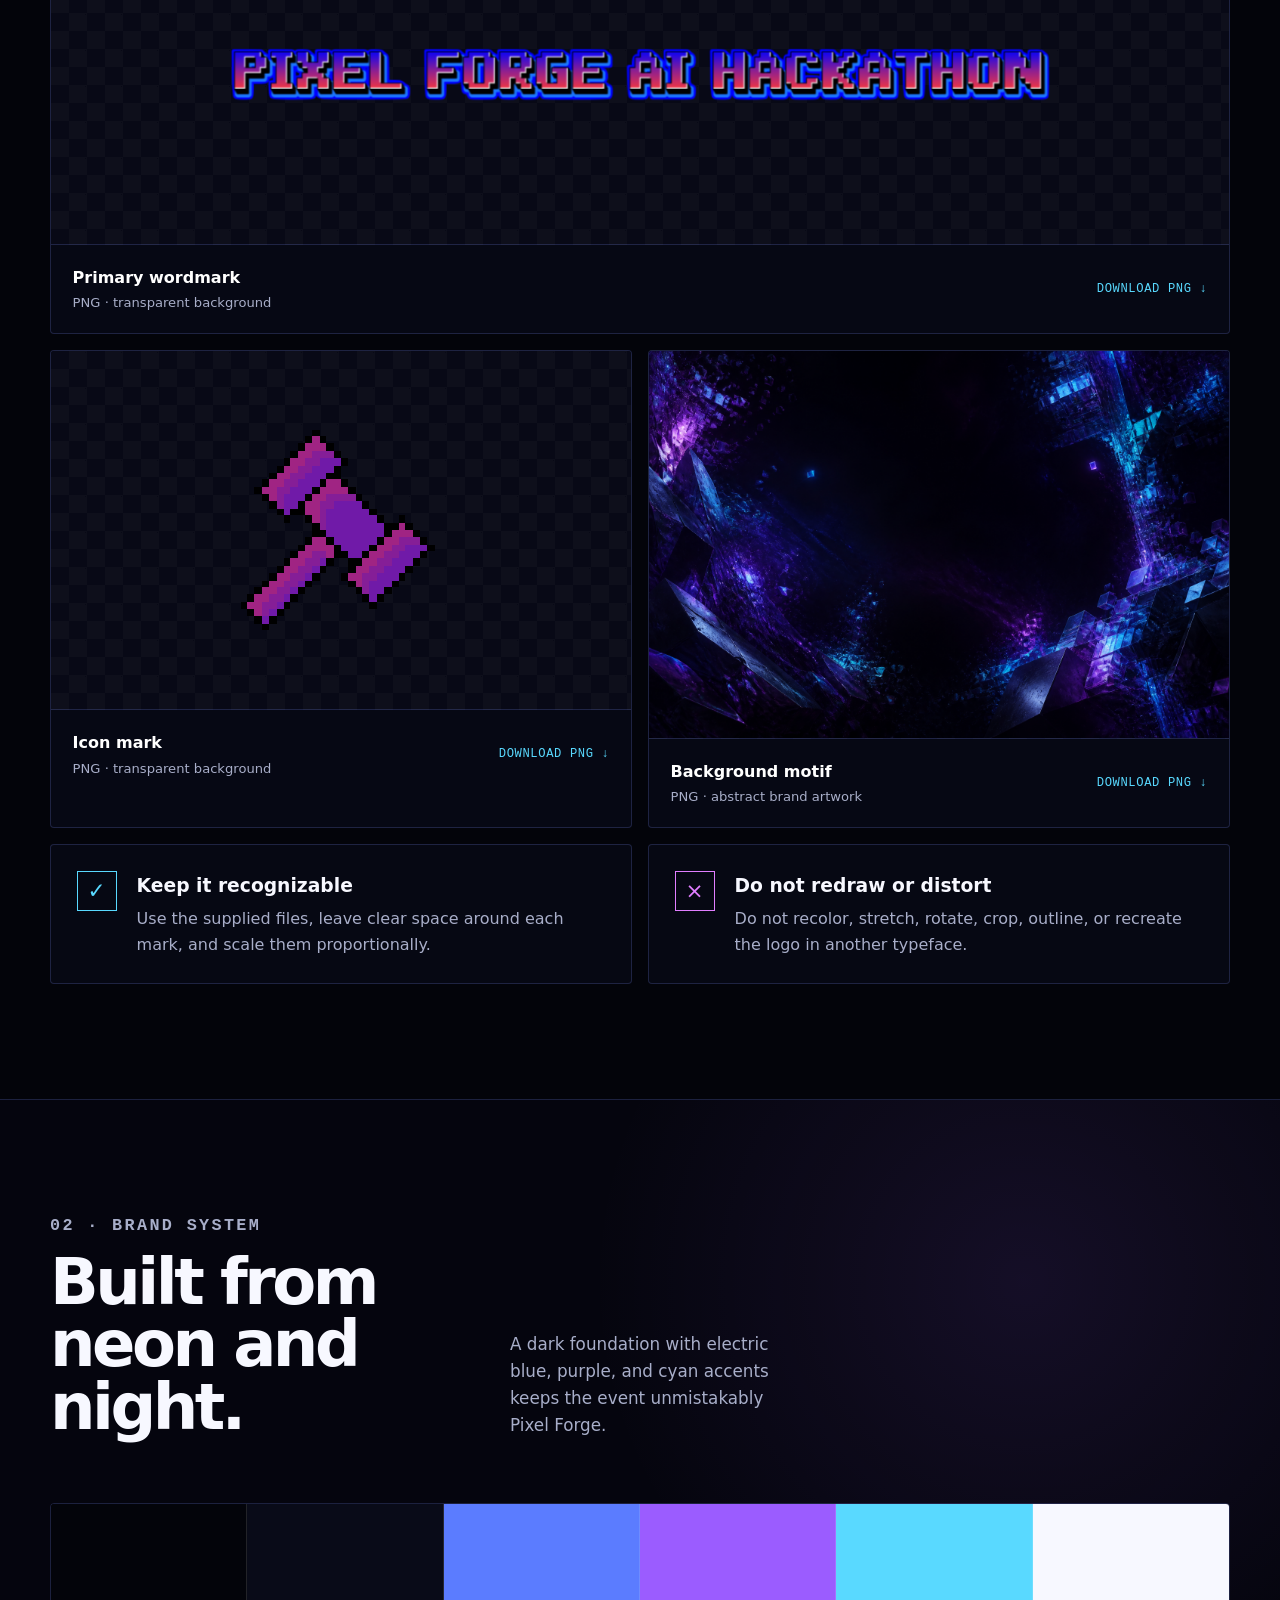
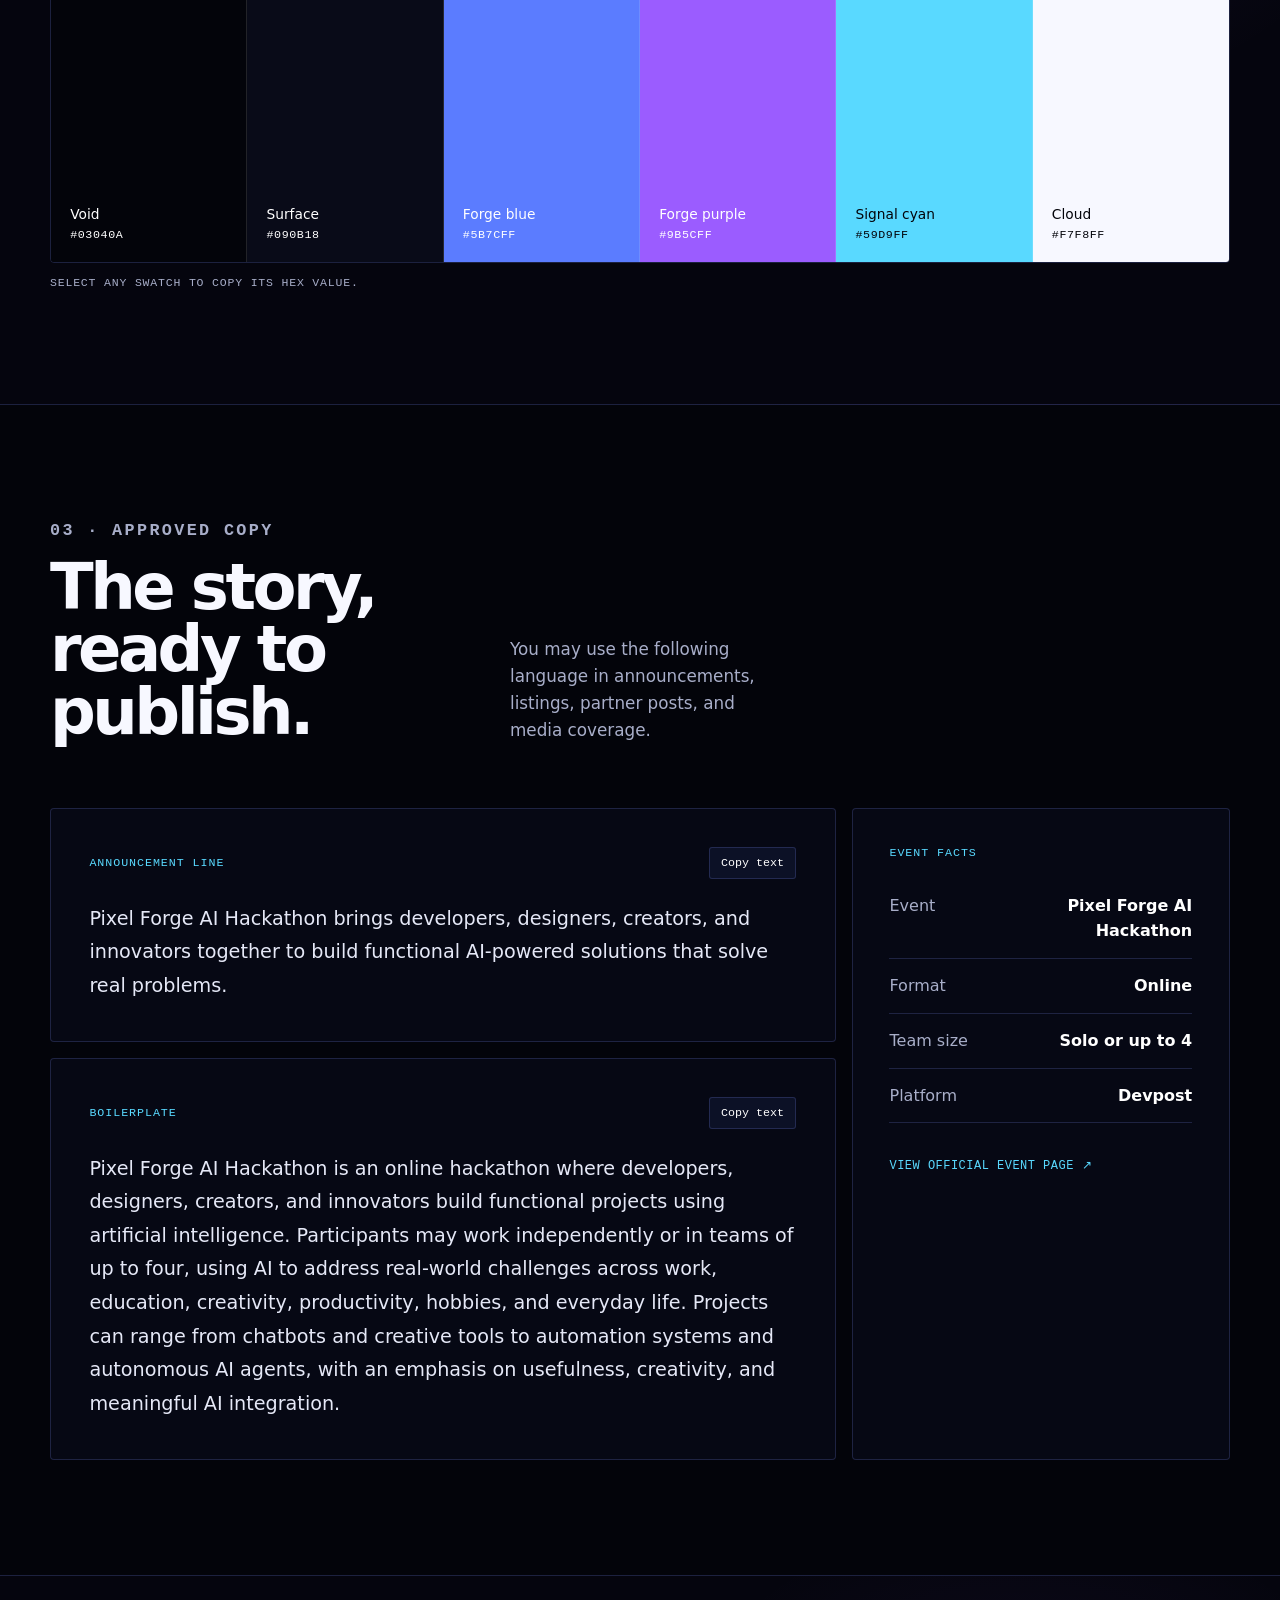
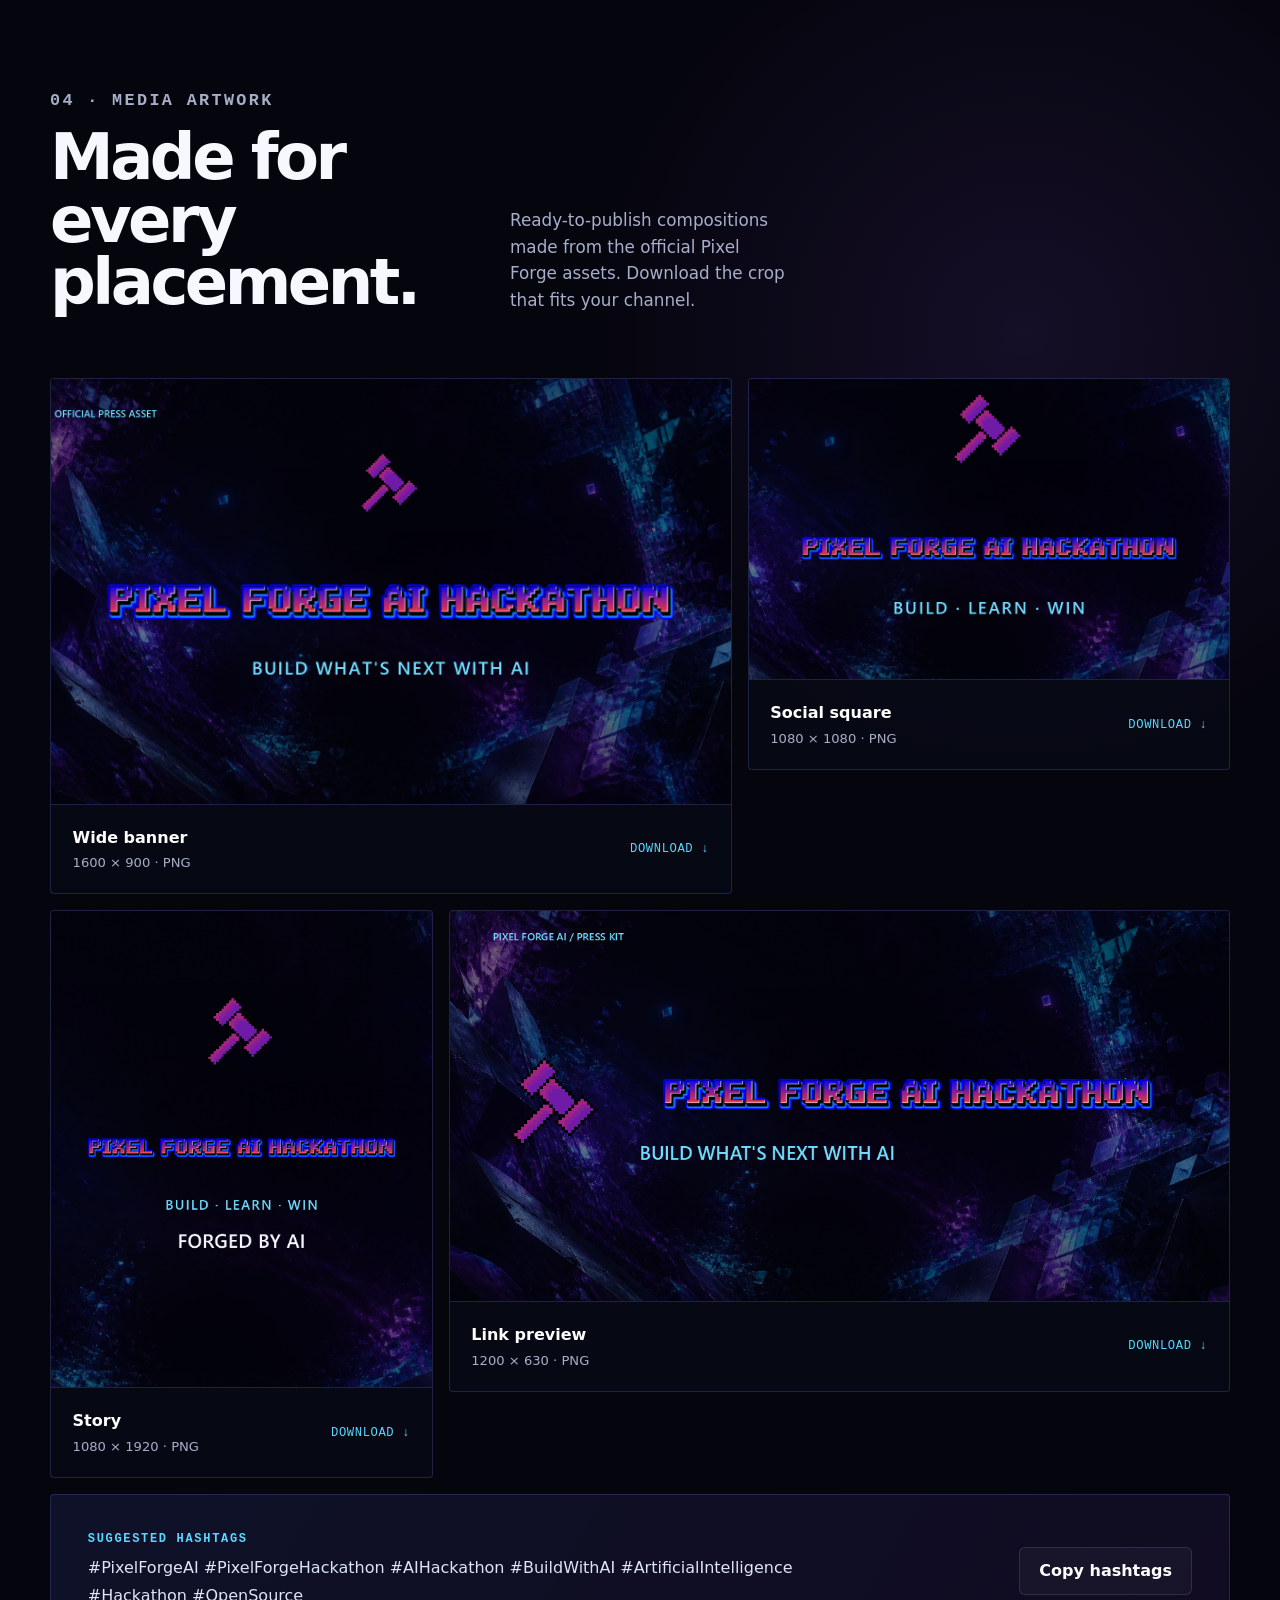
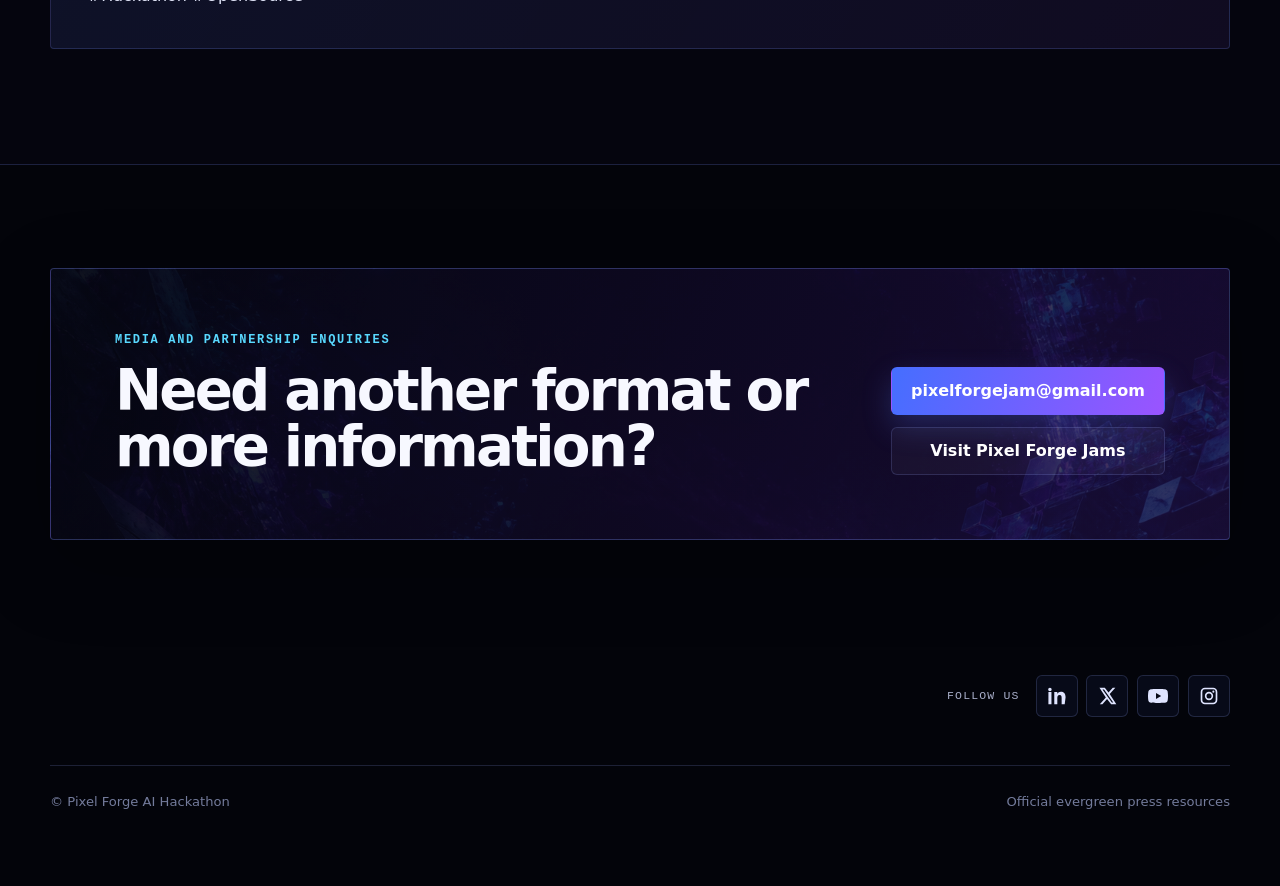
<file: press/index.html>
<!doctype html>
<html lang="en">
  <head>
    <meta charset="utf-8" />
    <meta name="viewport" content="width=device-width, initial-scale=1" />
    <meta
      name="description"
      content="Official logos, artwork, facts, and approved copy for Pixel Forge AI Hackathon."
    />
    <link rel="icon" type="image/png" href="assets/pixel-forge-ai-icon.png" />
    <link rel="stylesheet" href="../pixel-forge-ai.css" />
    <link rel="stylesheet" href="press.css" />
    <title>Press Kit · Pixel Forge AI Hackathon</title>
    <script>
      document.documentElement.classList.add("js");
    </script>
  </head>
  <body class="press-page">
    <a class="skip-link" href="#main">Skip to content</a>

    <header class="site-header">
      <div class="container nav-shell">
        <a class="brand" href="../">
          <img src="assets/pixel-forge-ai-icon.png" alt="" />
          <span class="brand-copy">
            <strong>Pixel Forge AI</strong>
            <span>Hackathon</span>
          </span>
        </a>

        <button
          class="menu-toggle"
          type="button"
          aria-expanded="false"
          aria-controls="main-nav"
        >
          Menu
        </button>

        <nav class="primary-nav" id="main-nav" aria-label="Primary navigation">
          <ul class="nav-menu">
            <li>
              <a class="jam-link" href="https://pixelforgejam.org/">
                Pixel Forge Jams
              </a>
            </li>
            <li><a href="../">Home</a></li>
            <li><a href="../about/">About</a></li>
            <li><a href="../sponsors/">Sponsors</a></li>
            <li><a href="../contact/">Contact</a></li>
            <li><a href="./" aria-current="page">Press</a></li>
          </ul>
        </nav>

        <a
          class="button primary small nav-cta"
          href="https://pixel-forge-ai-hackathon-08.devpost.com/"
          target="_blank"
          rel="noopener noreferrer"
        >
          View Devpost
        </a>
      </div>
    </header>

    <main id="main">
      <section class="press-hero">
        <div class="container press-hero-grid">
          <div class="press-hero-copy reveal">
            <p class="eyebrow">Official evergreen media resources</p>
            <h1>
              Pixel Forge AI
              <span>Press Kit</span>
            </h1>
            <p class="press-hero-intro">
              Approved logos, event artwork, brand colors, facts, and copy for
              covering the Pixel Forge AI Hackathon.
            </p>
            <div class="hero-actions">
              <a
                class="button primary"
                href="assets/pixel-forge-ai-press-kit.zip"
                download
              >
                Download full kit
              </a>
              <a class="button ghost" href="mailto:pixelforgejam@gmail.com">
                Contact the team
              </a>
            </div>
            <ul class="kit-summary" aria-label="Press kit contents">
              <li>3 official brand files</li>
              <li>4 ready-to-publish images</li>
              <li>Approved copy and event facts</li>
            </ul>
          </div>

          <div class="press-hero-art reveal" aria-hidden="true">
            <div class="hero-art-frame">
              <img
                class="hero-art-background"
                src="assets/pixel-forge-ai-forge-background.png"
                alt=""
              />
              <span class="hero-art-label">PF / PRESS</span>
              <img
                class="hero-art-icon"
                src="assets/pixel-forge-ai-icon.png"
                alt=""
              />
              <img
                class="hero-art-wordmark"
                src="assets/pixel-forge-ai-wordmark.png"
                alt=""
              />
              <span class="hero-art-tagline">Build · Learn · Win</span>
            </div>
          </div>
        </div>
      </section>

      <nav class="press-index" aria-label="Press kit sections">
        <div class="container press-index-inner">
          <span>Inside the kit</span>
          <a href="#brand-assets">Brand assets</a>
          <a href="#brand-system">Brand system</a>
          <a href="#approved-copy">Approved copy</a>
          <a href="#media-artwork">Media artwork</a>
          <a href="#contact">Contact</a>
        </div>
      </nav>

      <section class="press-section" id="brand-assets">
        <div class="container">
          <div class="section-heading reveal">
            <div>
              <p class="eyebrow">01 · Brand assets</p>
              <h2>Use the official marks.</h2>
            </div>
            <p>
              These files are supplied exactly as approved. Keep their colors,
              proportions, and pixel character intact.
            </p>
          </div>

          <div class="asset-showcase">
            <article class="asset-card asset-card-wide reveal">
              <div class="asset-preview wordmark-preview">
                <img
                  src="assets/pixel-forge-ai-wordmark.png"
                  alt="Pixel Forge AI Hackathon wordmark"
                />
              </div>
              <div class="asset-card-info">
                <div>
                  <p class="asset-type">Primary wordmark</p>
                  <p>PNG · transparent background</p>
                </div>
                <a
                  class="download-link"
                  href="assets/pixel-forge-ai-wordmark.png"
                  download
                >
                  Download PNG <span aria-hidden="true">↓</span>
                </a>
              </div>
            </article>

            <article class="asset-card reveal">
              <div class="asset-preview icon-preview">
                <img
                  src="assets/pixel-forge-ai-icon.png"
                  alt="Pixel Forge AI pixel hammer icon"
                />
              </div>
              <div class="asset-card-info">
                <div>
                  <p class="asset-type">Icon mark</p>
                  <p>PNG · transparent background</p>
                </div>
                <a
                  class="download-link"
                  href="assets/pixel-forge-ai-icon.png"
                  download
                >
                  Download PNG <span aria-hidden="true">↓</span>
                </a>
              </div>
            </article>

            <article class="asset-card reveal">
              <div class="asset-preview background-preview">
                <img
                  src="assets/pixel-forge-ai-forge-background.png"
                  alt="Pixel Forge AI purple and cyan background"
                />
              </div>
              <div class="asset-card-info">
                <div>
                  <p class="asset-type">Background motif</p>
                  <p>PNG · abstract brand artwork</p>
                </div>
                <a
                  class="download-link"
                  href="assets/pixel-forge-ai-forge-background.png"
                  download
                >
                  Download PNG <span aria-hidden="true">↓</span>
                </a>
              </div>
            </article>
          </div>

          <div class="usage-grid reveal">
            <div class="usage-panel usage-do">
              <span class="usage-symbol" aria-hidden="true">✓</span>
              <div>
                <h3>Keep it recognizable</h3>
                <p>
                  Use the supplied files, leave clear space around each mark,
                  and scale them proportionally.
                </p>
              </div>
            </div>
            <div class="usage-panel usage-dont">
              <span class="usage-symbol" aria-hidden="true">×</span>
              <div>
                <h3>Do not redraw or distort</h3>
                <p>
                  Do not recolor, stretch, rotate, crop, outline, or recreate
                  the logo in another typeface.
                </p>
              </div>
            </div>
          </div>
        </div>
      </section>

      <section class="press-section press-section-tinted" id="brand-system">
        <div class="container">
          <div class="section-heading reveal">
            <div>
              <p class="eyebrow">02 · Brand system</p>
              <h2>Built from neon and night.</h2>
            </div>
            <p>
              A dark foundation with electric blue, purple, and cyan accents
              keeps the event unmistakably Pixel Forge.
            </p>
          </div>

          <div class="color-strip reveal">
            <button class="color-chip color-void" data-copy="#03040A" type="button">
              <span>Void</span>
              <strong>#03040A</strong>
            </button>
            <button class="color-chip color-surface" data-copy="#090B18" type="button">
              <span>Surface</span>
              <strong>#090B18</strong>
            </button>
            <button class="color-chip color-blue" data-copy="#5B7CFF" type="button">
              <span>Forge blue</span>
              <strong>#5B7CFF</strong>
            </button>
            <button class="color-chip color-purple" data-copy="#9B5CFF" type="button">
              <span>Forge purple</span>
              <strong>#9B5CFF</strong>
            </button>
            <button class="color-chip color-cyan" data-copy="#59D9FF" type="button">
              <span>Signal cyan</span>
              <strong>#59D9FF</strong>
            </button>
            <button class="color-chip color-cloud" data-copy="#F7F8FF" type="button">
              <span>Cloud</span>
              <strong>#F7F8FF</strong>
            </button>
          </div>
          <p class="copy-hint reveal">Select any swatch to copy its HEX value.</p>
        </div>
      </section>

      <section class="press-section" id="approved-copy">
        <div class="container">
          <div class="section-heading reveal">
            <div>
              <p class="eyebrow">03 · Approved copy</p>
              <h2>The story, ready to publish.</h2>
            </div>
            <p>
              You may use the following language in announcements, listings,
              partner posts, and media coverage.
            </p>
          </div>

          <div class="copy-layout">
            <div class="copy-stack">
              <article class="copy-card reveal">
                <div class="copy-card-topline">
                  <span>Announcement line</span>
                  <button
                    class="copy-button"
                    data-copy-target="announcement-copy"
                    type="button"
                  >
                    Copy text
                  </button>
                </div>
                <p id="announcement-copy">
                  Pixel Forge AI Hackathon brings developers, designers,
                  creators, and innovators together to build functional
                  AI-powered solutions that solve real problems.
                </p>
              </article>

              <article class="copy-card reveal">
                <div class="copy-card-topline">
                  <span>Boilerplate</span>
                  <button
                    class="copy-button"
                    data-copy-target="boilerplate-copy"
                    type="button"
                  >
                    Copy text
                  </button>
                </div>
                <p id="boilerplate-copy">
                  Pixel Forge AI Hackathon is an online hackathon where
                  developers, designers, creators, and innovators build
                  functional projects using artificial intelligence.
                  Participants may work independently or in teams of up to four,
                  using AI to address real-world challenges across work,
                  education, creativity, productivity, hobbies, and everyday
                  life. Projects can range from chatbots and creative tools to
                  automation systems and autonomous AI agents, with an emphasis
                  on usefulness, creativity, and meaningful AI integration.
                </p>
              </article>
            </div>

            <aside class="fact-panel reveal" aria-label="Event facts">
              <p class="fact-panel-label">Event facts</p>
              <dl>
                <div>
                  <dt>Event</dt>
                  <dd>Pixel Forge AI Hackathon</dd>
                </div>
                <div>
                  <dt>Format</dt>
                  <dd>Online</dd>
                </div>
                <div>
                  <dt>Team size</dt>
                  <dd>Solo or up to 4</dd>
                </div>
                <div>
                  <dt>Platform</dt>
                  <dd>Devpost</dd>
                </div>
              </dl>
              <a
                href="https://pixel-forge-ai-hackathon-08.devpost.com/"
                target="_blank"
                rel="noopener noreferrer"
              >
                View official event page ↗
              </a>
            </aside>
          </div>
        </div>
      </section>

      <section class="press-section press-section-tinted" id="media-artwork">
        <div class="container">
          <div class="section-heading reveal">
            <div>
              <p class="eyebrow">04 · Media artwork</p>
              <h2>Made for every placement.</h2>
            </div>
            <p>
              Ready-to-publish compositions made from the official Pixel Forge
              assets. Download the crop that fits your channel.
            </p>
          </div>

          <div class="media-grid">
            <article class="media-card media-card-wide reveal">
              <a
                class="media-preview"
                href="assets/banner-wide-1600x900.png"
                download
              >
                <img
                  src="assets/banner-wide-1600x900.png"
                  alt="Wide Pixel Forge AI Hackathon promotional banner"
                  loading="lazy"
                />
              </a>
              <div class="media-meta">
                <div>
                  <h3>Wide banner</h3>
                  <p>1600 × 900 · PNG</p>
                </div>
                <a href="assets/banner-wide-1600x900.png" download>Download ↓</a>
              </div>
            </article>

            <article class="media-card reveal">
              <a
                class="media-preview"
                href="assets/social-square-1080x1080.png"
                download
              >
                <img
                  src="assets/social-square-1080x1080.png"
                  alt="Square Pixel Forge AI Hackathon social artwork"
                  loading="lazy"
                />
              </a>
              <div class="media-meta">
                <div>
                  <h3>Social square</h3>
                  <p>1080 × 1080 · PNG</p>
                </div>
                <a href="assets/social-square-1080x1080.png" download>Download ↓</a>
              </div>
            </article>

            <article class="media-card media-card-story reveal">
              <a
                class="media-preview"
                href="assets/story-1080x1920.png"
                download
              >
                <img
                  src="assets/story-1080x1920.png"
                  alt="Vertical Pixel Forge AI Hackathon story artwork"
                  loading="lazy"
                />
              </a>
              <div class="media-meta">
                <div>
                  <h3>Story</h3>
                  <p>1080 × 1920 · PNG</p>
                </div>
                <a href="assets/story-1080x1920.png" download>Download ↓</a>
              </div>
            </article>

            <article class="media-card media-card-link reveal">
              <a
                class="media-preview"
                href="assets/link-preview-1200x630.png"
                download
              >
                <img
                  src="assets/link-preview-1200x630.png"
                  alt="Pixel Forge AI Hackathon link preview artwork"
                  loading="lazy"
                />
              </a>
              <div class="media-meta">
                <div>
                  <h3>Link preview</h3>
                  <p>1200 × 630 · PNG</p>
                </div>
                <a href="assets/link-preview-1200x630.png" download>Download ↓</a>
              </div>
            </article>
          </div>

          <div class="hashtag-panel reveal">
            <div>
              <p class="eyebrow">Suggested hashtags</p>
              <p id="hashtag-copy">
                #PixelForgeAI #PixelForgeHackathon #AIHackathon #BuildWithAI
                #ArtificialIntelligence #Hackathon #OpenSource
              </p>
            </div>
            <button
              class="button ghost"
              data-copy-target="hashtag-copy"
              type="button"
            >
              Copy hashtags
            </button>
          </div>
        </div>
      </section>

      <section class="press-contact" id="contact">
        <div class="container press-contact-inner reveal">
          <div>
            <p class="eyebrow">Media and partnership enquiries</p>
            <h2>Need another format or more information?</h2>
          </div>
          <div class="press-contact-actions">
            <a class="button primary" href="mailto:pixelforgejam@gmail.com">
              pixelforgejam@gmail.com
            </a>
            <a
              class="button ghost"
              href="https://pixelforgejam.org/"
              target="_blank"
              rel="noopener noreferrer"
            >
              Visit Pixel Forge Jams
            </a>
          </div>
        </div>
      </section>
    </main>

    <footer class="site-footer press-footer">
      <div class="container">
        <div class="footer-social">
          <span>Follow Us</span>
          <div class="social-links">
            <a
              class="social-link"
              href="https://www.linkedin.com/company/pixel-forge-community/"
              aria-label="LinkedIn"
              target="_blank"
              rel="noopener noreferrer"
            >
              <svg aria-hidden="true"><use href="../images/social-icons.svg#linkedin"></use></svg>
            </a>
            <a
              class="social-link"
              href="https://x.com/PixelForgeJam"
              aria-label="X"
              target="_blank"
              rel="noopener noreferrer"
            >
              <svg aria-hidden="true"><use href="../images/social-icons.svg#x"></use></svg>
            </a>
            <a
              class="social-link"
              href="https://www.youtube.com/@PixelForgeCommunity"
              aria-label="YouTube"
              target="_blank"
              rel="noopener noreferrer"
            >
              <svg aria-hidden="true"><use href="../images/social-icons.svg#youtube"></use></svg>
            </a>
            <a
              class="social-link"
              href="https://www.instagram.com/pixelforgecommunity/"
              aria-label="Instagram"
              target="_blank"
              rel="noopener noreferrer"
            >
              <svg aria-hidden="true"><use href="../images/social-icons.svg#instagram"></use></svg>
            </a>
          </div>
        </div>
        <div class="footer-bottom">
          <span>© Pixel Forge AI Hackathon</span>
          <span>Official evergreen press resources</span>
        </div>
      </div>
    </footer>

    <div class="copy-toast" role="status" aria-live="polite">Copied</div>

    <script src="../app.js"></script>
    <script src="press.js"></script>
  </body>
</html>
</file>
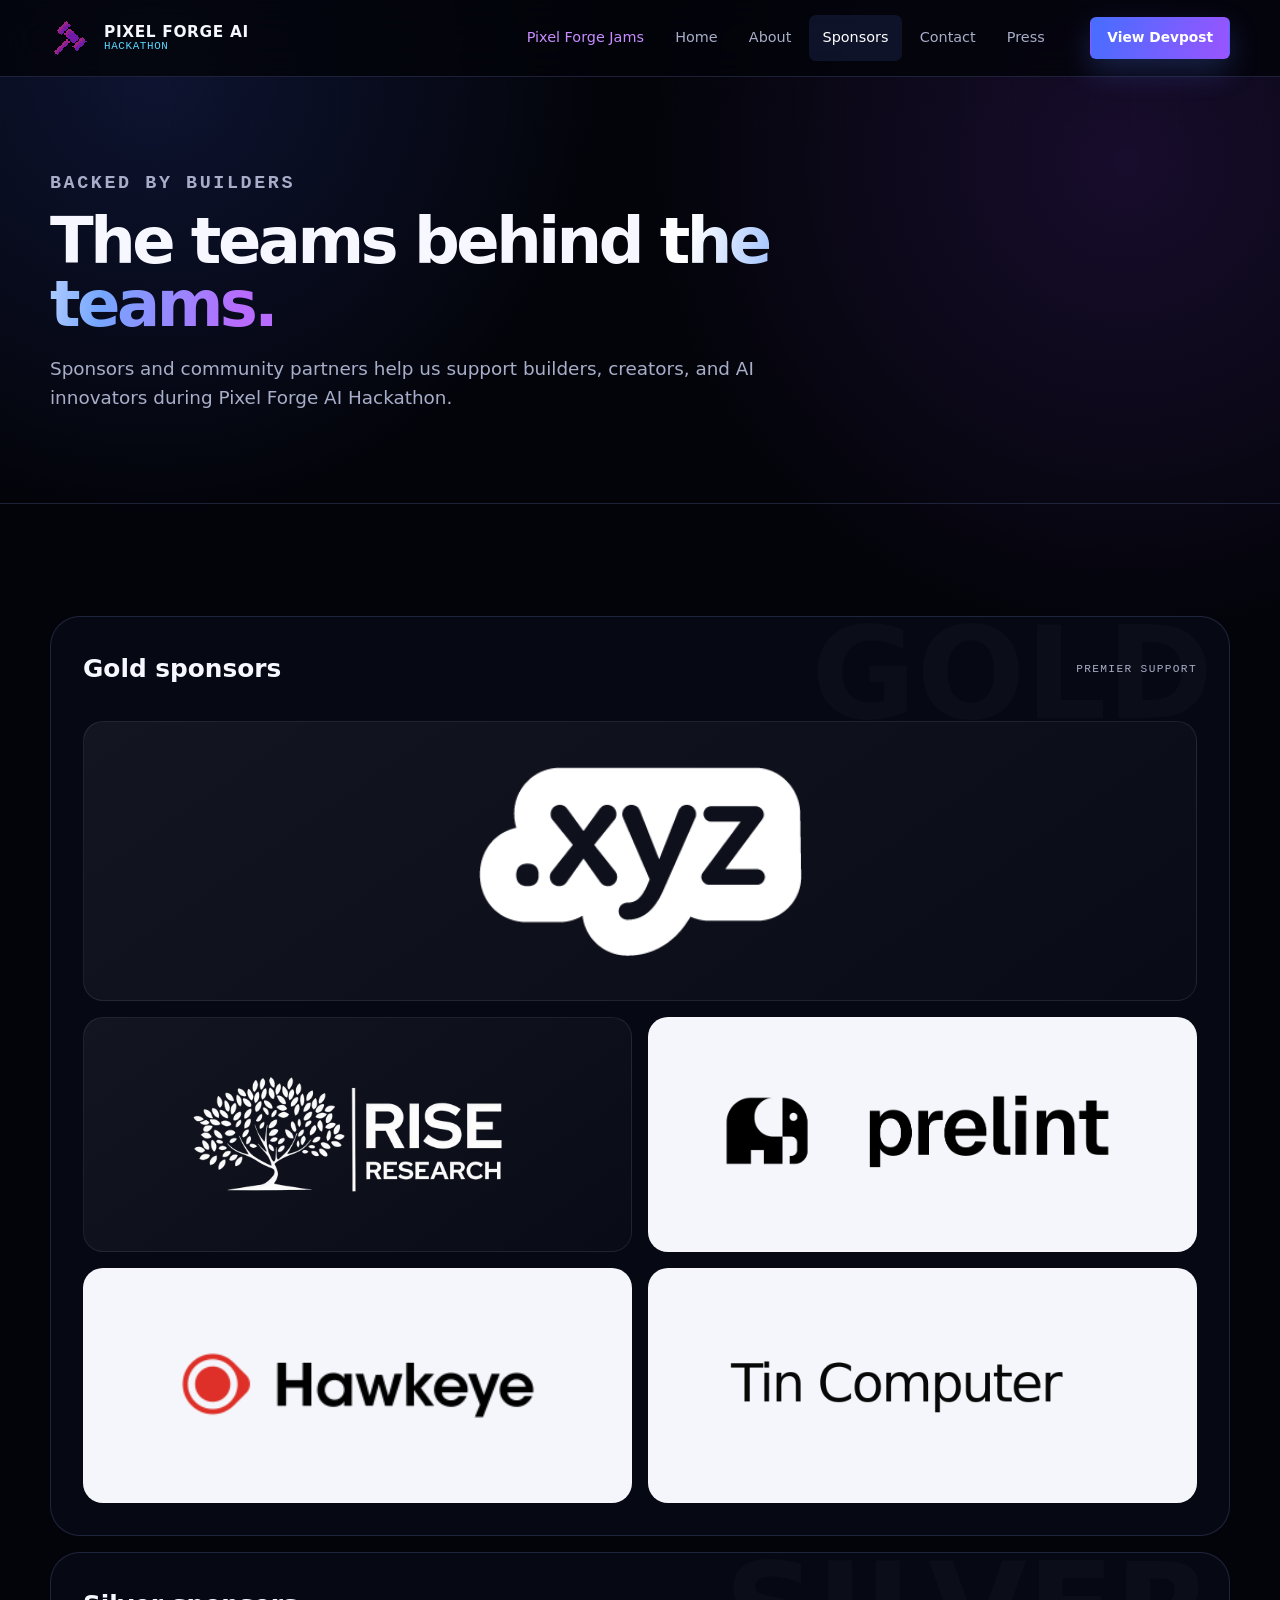
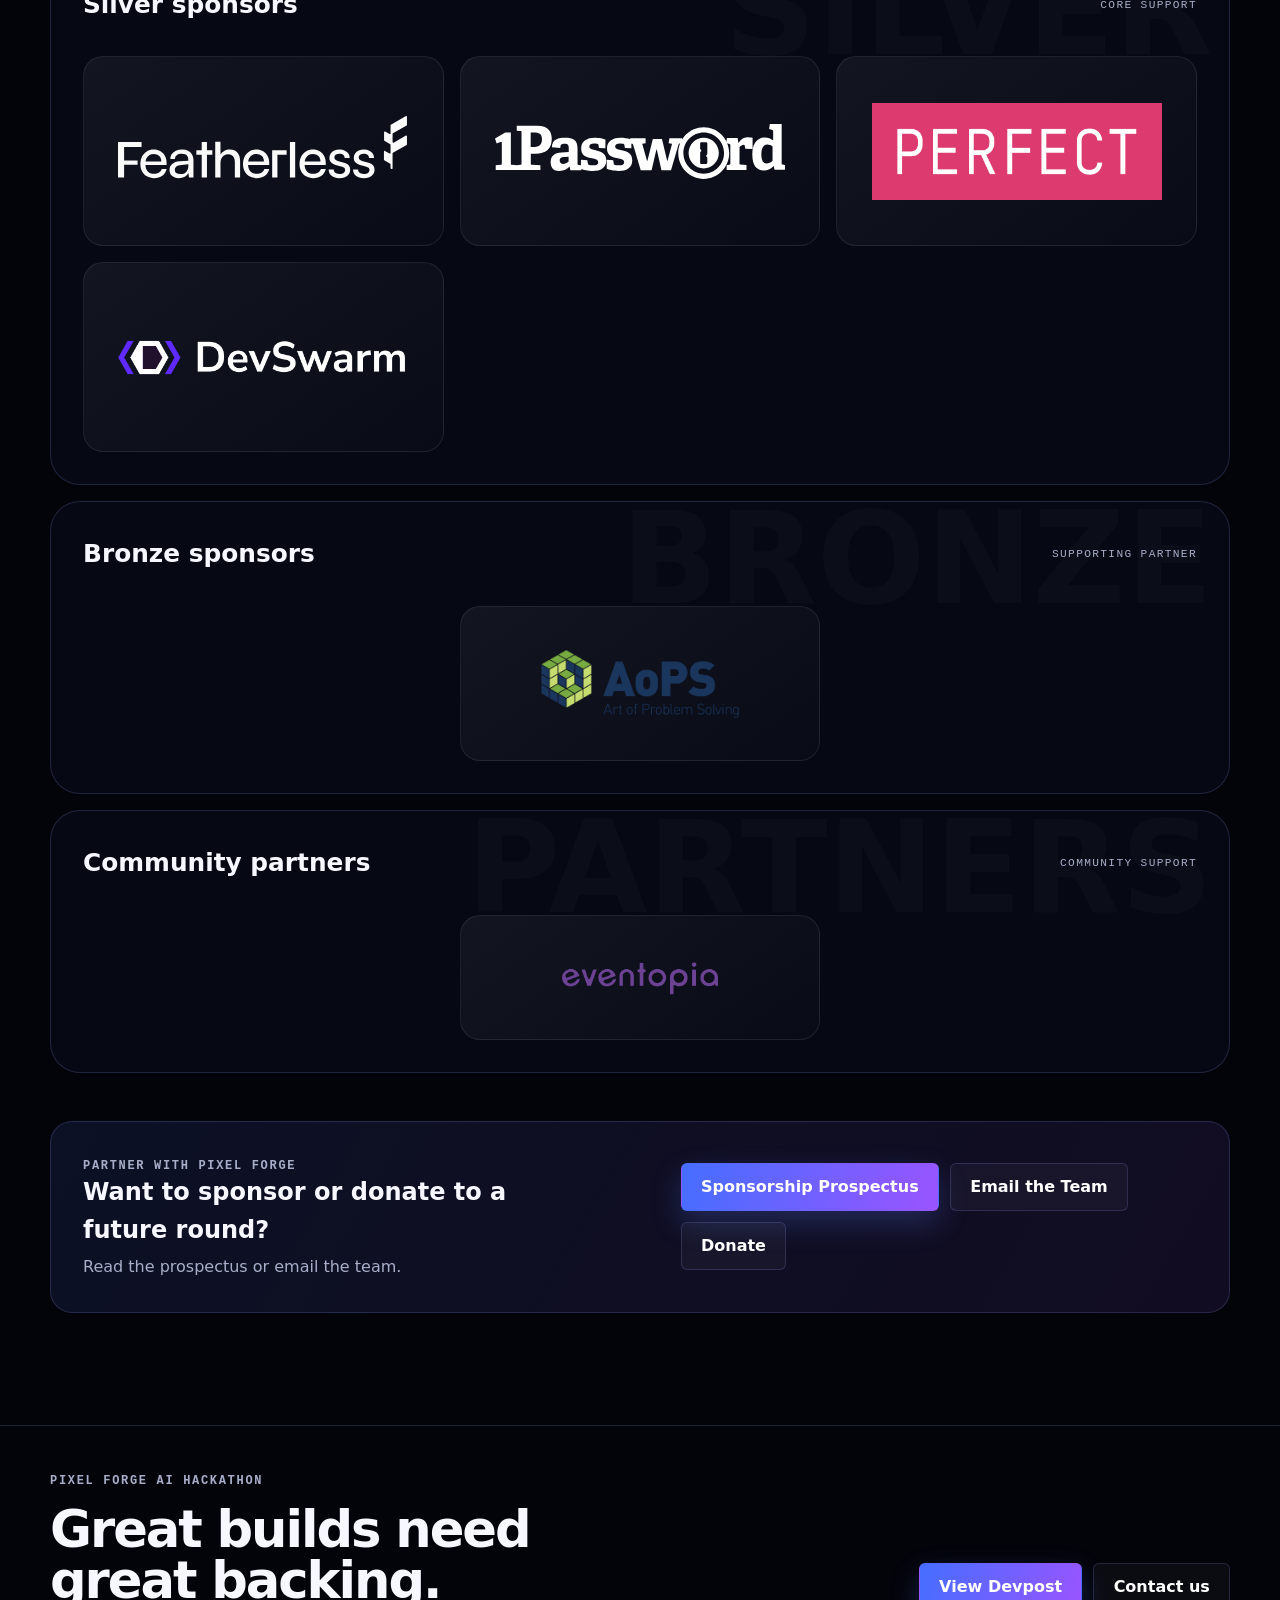
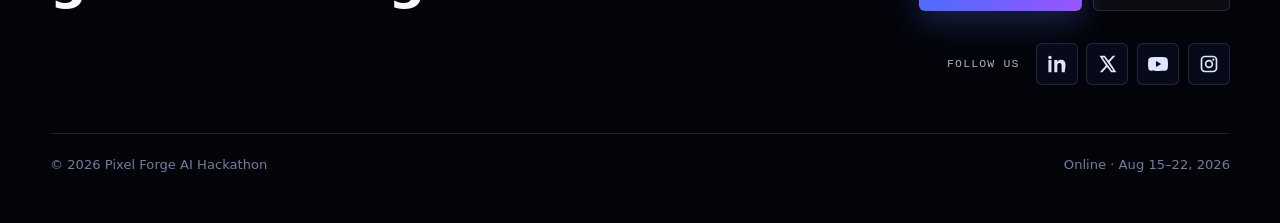
<file: sponsors/index.html>
<!doctype html>
<html lang="en">
  <head>
    <meta charset="utf-8" />
    <meta name="viewport" content="width=device-width,initial-scale=1" />
    <meta
      name="description"
      content="Sponsors and partners of Pixel Forge AI Hackathon."
    />
    <link rel="icon" type="image/png" href="../images/New Piskel-2.png (13).png" />
    <link rel="stylesheet" href="../pixel-forge-ai.css" />
    <title>Sponsors · Pixel Forge AI Hackathon</title>
    <script>
      document.documentElement.classList.add("js");
    </script>
    <script
      async
      src="https://www.googletagmanager.com/gtag/js?id=G-RZ31SQ0S4J"
    ></script>
    <script>
      window.dataLayer = window.dataLayer || [];
      function gtag() {
        dataLayer.push(arguments);
      }
      gtag("js", new Date());
      gtag("config", "G-RZ31SQ0S4J");
    </script>
  </head>
  <body>
    <a class="skip-link" href="#main">Skip to content</a>
    <header class="site-header">
      <div class="container nav-shell">
        <a class="brand" href="../">
          <img src="../images/New Piskel-2.png (13).png" alt="" />
          <span class="brand-copy">
            <strong>Pixel Forge AI</strong>
            <span>Hackathon</span>
          </span>
        </a>
        <button
          class="menu-toggle"
          aria-expanded="false"
          aria-controls="main-nav"
        >
          Menu
        </button>
        <nav class="primary-nav" id="main-nav" aria-label="Primary navigation">
          <ul class="nav-menu">
            <li>
              <a class="jam-link" href="https://pixelforgejam.org/">
                Pixel Forge Jams
              </a>
            </li>
            <li><a href="../">Home</a></li>
            <li><a href="../about/">About</a></li>
            <li><a href="./" aria-current="page">Sponsors</a></li>
            <li><a href="../contact/">Contact</a></li>
            <li><a href="../press/">Press</a></li>
          </ul>
        </nav>
        <a
          class="button primary small nav-cta"
          href="https://pixel-forge-ai-hackathon-08.devpost.com/"
          target="_blank"
          rel="noopener noreferrer"
        >
          View Devpost
        </a>
      </div>
    </header>
    <main id="main">
      <section class="page-intro">
        <div class="container reveal">
          <p class="eyebrow">Backed by builders</p>
          <h1>
            The teams behind
            <span class="gradient">the teams.</span>
          </h1>
          <p>
            Sponsors and community partners help us support builders, creators,
            and AI innovators during Pixel Forge AI Hackathon.
          </p>
        </div>
      </section>
      <section class="section">
        <div class="container sponsor-stage">
          <section class="tier reveal" data-tier="Gold">
            <div class="tier-head">
              <h2>Gold sponsors</h2>
              <span>Premier support</span>
            </div>
            <div class="logo-grid gold">
              <a
                class="sponsor-card xyz-featured"
                href="https://gen.xyz/"
                target="_blank"
                rel="noopener noreferrer"
              >
                <img src="../images/xyz-logo-white.png" alt=".xyz" />
              </a>
              <a
                class="sponsor-card"
                href="https://riseglobaleducation.com/"
                target="_blank"
                rel="noopener noreferrer"
              >
                <img src="../images/RISE_White.png" alt="RISE" />
              </a>
              <a
                class="sponsor-card light-logo"
                href="https://prelint.com/?utm_source=pixelforgeAI2026&utm_medium=event&utm_campaign=events"
                target="_blank"
                rel="noopener noreferrer"
              >
              <img src="../images/prelint-logo-mono.png" alt="Prelint" />
              </a>

              <a
                class="sponsor-card light-logo"
                href="https://www.zaragsoft.se/"
                target="_blank"
                rel="noopener noreferrer"
              >
                <img src="../images/hawkeye logo red.png" alt="Hawkeye" />
              </a>
              <a
                class="sponsor-card light-logo"
                href="https://tin.computer/"
                target="_blank"
                rel="noopener noreferrer"
              >
                <img
                  src="../images/wordmark-ink-on-transparent.png"
                  alt="Tin Computer"
                />
              </a>
            </div>
          </section>
          <section class="tier reveal" data-tier="Silver">
            <div class="tier-head">
              <h2>Silver sponsors</h2>
              <span>Core support</span>
            </div>
            <div class="logo-grid silver">
              <a
                class="sponsor-card"
                href="https://featherless.ai/"
                target="_blank"
                rel="noopener noreferrer"
              >
                <img
                  src="../images/Featherless_logo_light.svg"
                  alt="Featherless"
                />
              </a>
              <a
                class="sponsor-card"
                href="https://1password.com/"
                target="_blank"
                rel="noopener noreferrer"
              >
                <img
                  src="../images/1Password_wordmark_monochrome_white.svg"
                  alt="1Password"
                />
              </a>
              <a
                class="sponsor-card"
                href="https://yce.makeupar.com/ai-api"
                target="_blank"
                rel="noopener noreferrer"
              >
                <img src="../images/PERFECT.png" alt="Perfect Corp." />
              </a>
              <a
                class="sponsor-card"
                href="https://devswarm.ai/"
                target="_blank"
                rel="noopener noreferrer"
              >
                <img
                  src="../images\684b4952707b6e17b3ef79df_logo.png"
                  alt="devswarm"
                />
              </a>
            </div>
          </section>
          <section class="tier reveal" data-tier="Bronze">
            <div class="tier-head">
              <h2>Bronze sponsors</h2>
              <span>Supporting partner</span>
            </div>
            <div class="logo-grid bronze">
              <a
                class="sponsor-card"
                href="https://artofproblemsolving.com/"
                target="_blank"
                rel="noopener noreferrer"
              >
                <img
                  src="../images/AoPS_Main_Logo (1).png"
                  alt="Art of Problem Solving"
                />
              </a>
            </div>
          </section>
          <section class="tier reveal" data-tier="Partners">
            <div class="tier-head">
              <h2>Community partners</h2>
              <span>Community support</span>
            </div>
            <div class="logo-grid partner">
              <a
                class="sponsor-card"
                href="https://eventopia.in"
                target="_blank"
                rel="noopener noreferrer"
              >
                <img src="../images/Eventopia-Logo-04.png" alt="Eventopia" />
              </a>
            </div>
          </section>
          <div class="sponsor-cta reveal">
            <div>
              <p class="eyebrow">Partner with Pixel Forge</p>
              <h2>Want to sponsor or donate to a future round?</h2>
              <p>Read the prospectus or email the team.</p>
            </div>
            <div class="cta-actions">
              <a
                class="button primary"
                href="../contents/PIXEL%20FORGE%20JAM%20AI%20HACKATHON%20SPONSORSHIP%20PROSPECTUS.pdf"
                download="PIXEL FORGE JAM AI HACKATHON SPONSORSHIP PROSPECTUS.pdf"
              >
                Sponsorship Prospectus
              </a>
              <a
                class="button secondary"
                href="https://mail.google.com/mail/u/0/?fs=1&tf=cm&source=mailto&to=pixelforgejam@gmail.com"
              >
                Email the Team
              </a>
              <a
                class="button secondary"
                href="https://hcb.hackclub.com/donations/start/pixel-forge-jam"
              >
                Donate
              </a>
            </div>
          </div>
        </div>
      </section>
    </main>
    <footer class="site-footer">
      <div class="container">
        <div class="footer-grid">
          <div>
            <p class="eyebrow">Pixel Forge AI Hackathon</p>
            <h2>Great builds need great backing.</h2>
          </div>
          <div class="footer-actions">
            <a
              class="button primary"
              href="https://pixel-forge-ai-hackathon-08.devpost.com/"
              target="_blank"
              rel="noopener noreferrer"
            >
              View Devpost
            </a>
            <a class="button ghost" href="../contact/">Contact us</a>
          </div>
        </div>
        <div class="footer-social">
          <span>Follow Us</span>
          <div class="social-links">
            <a
              class="social-link"
              href="https://www.linkedin.com/company/pixel-forge-community/"
              aria-label="LinkedIn"
              target="_blank"
              rel="noopener noreferrer"
            >
              <svg aria-hidden="true"><use href="../images/social-icons.svg#linkedin"></use></svg>
            </a>
            <a
              class="social-link"
              href="https://x.com/PixelForgeJam"
              aria-label="X"
              target="_blank"
              rel="noopener noreferrer"
            >
              <svg aria-hidden="true"><use href="../images/social-icons.svg#x"></use></svg>
            </a>
            <a
              class="social-link"
              href="https://www.youtube.com/@PixelForgeCommunity"
              aria-label="YouTube"
              target="_blank"
              rel="noopener noreferrer"
            >
              <svg aria-hidden="true"><use href="../images/social-icons.svg#youtube"></use></svg>
            </a>
            <a
              class="social-link"
              href="https://www.instagram.com/pixelforgecommunity/"
              aria-label="Instagram"
              target="_blank"
              rel="noopener noreferrer"
            >
              <svg aria-hidden="true"><use href="../images/social-icons.svg#instagram"></use></svg>
            </a>
          </div>
        </div>
        <div class="footer-bottom">
          <span>© 2026 Pixel Forge AI Hackathon</span>
          <span>Online · Aug 15–22, 2026</span>
        </div>
      </div>
    </footer>
    <script src="../app.js"></script>
  </body>
</html>
</file>
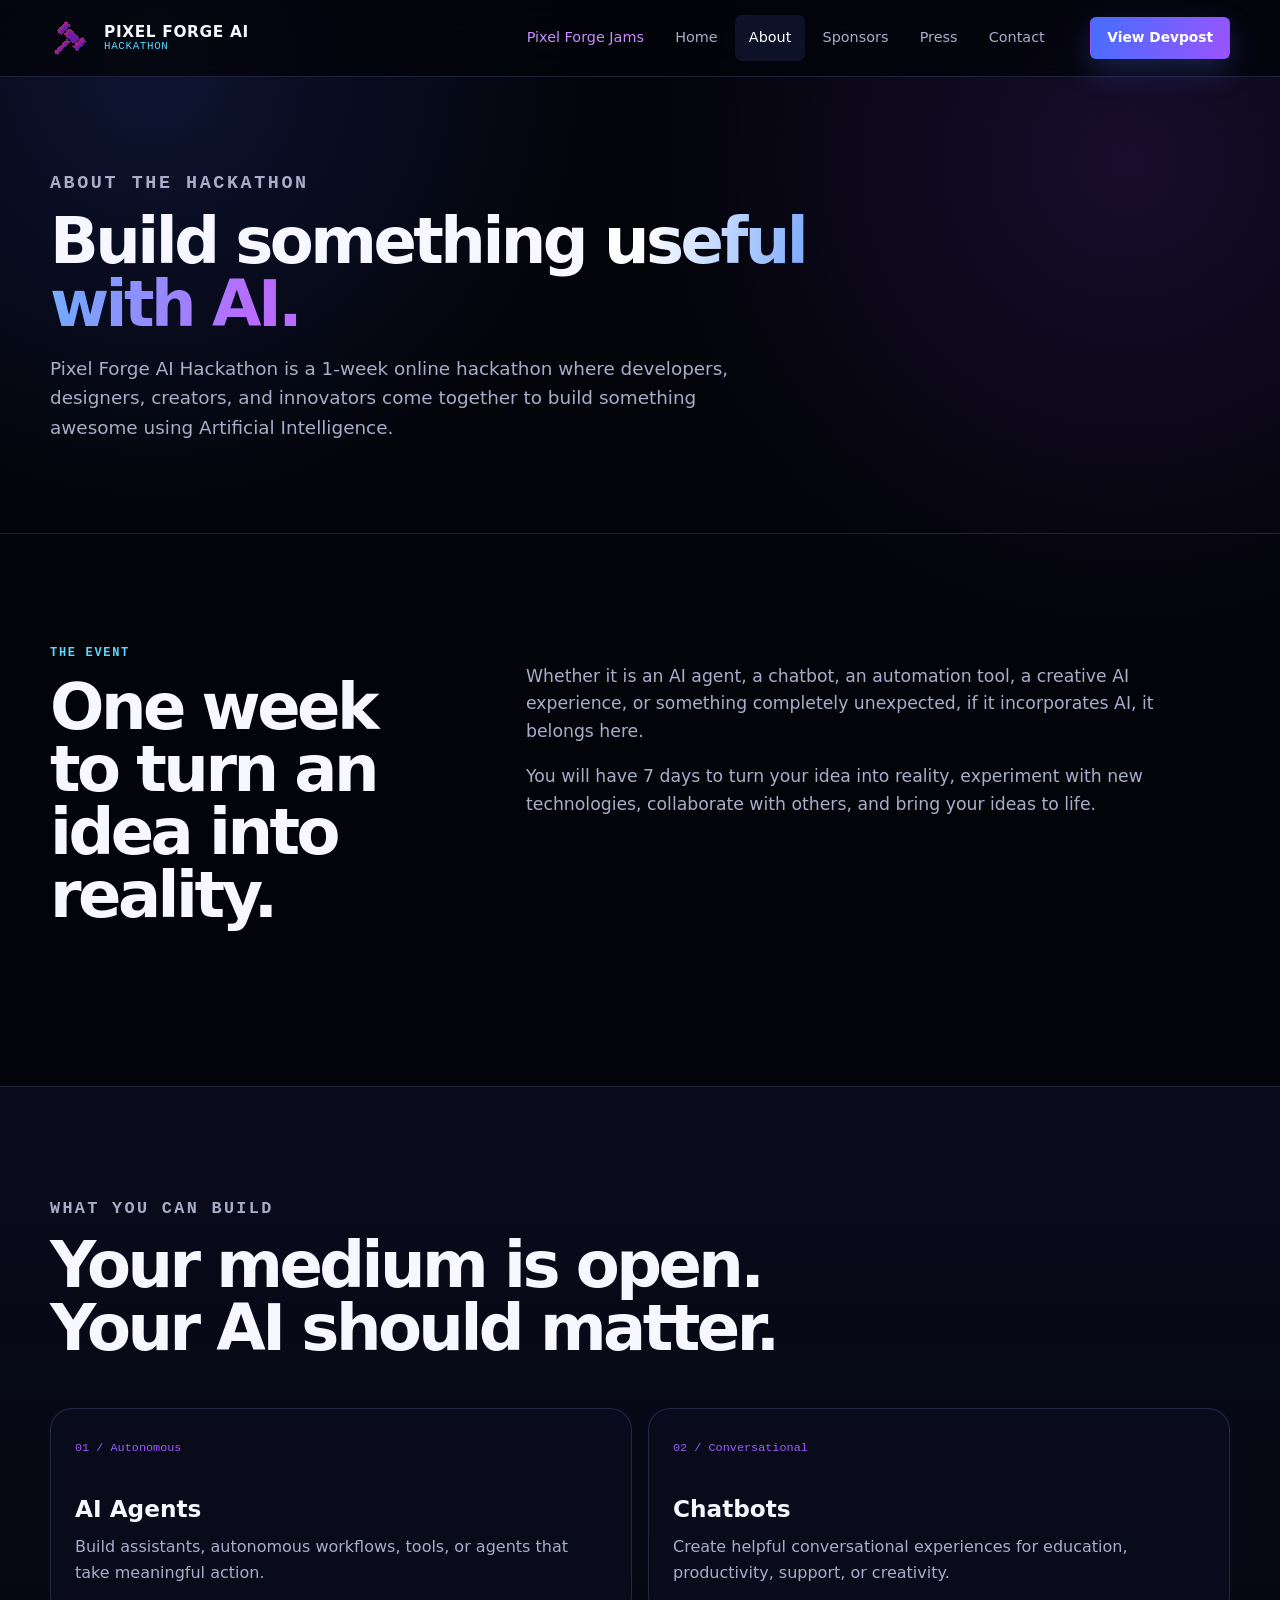
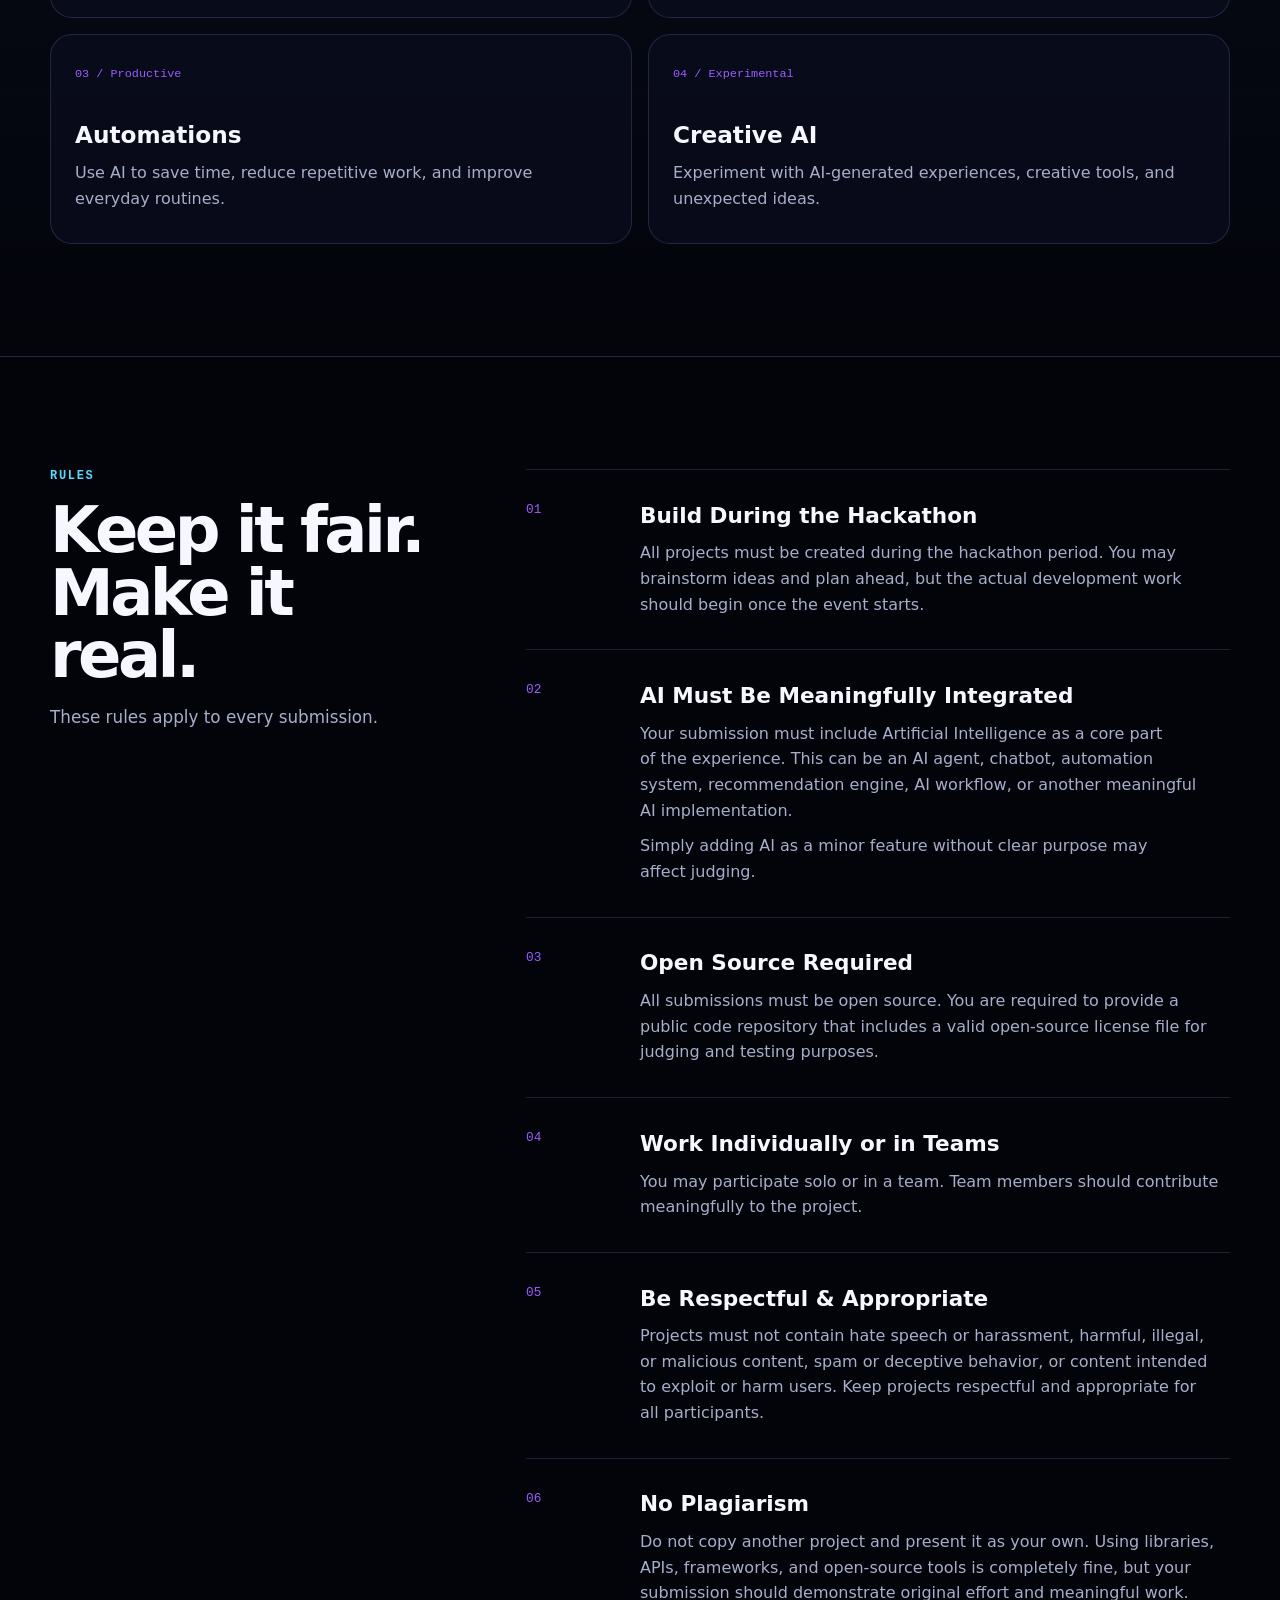
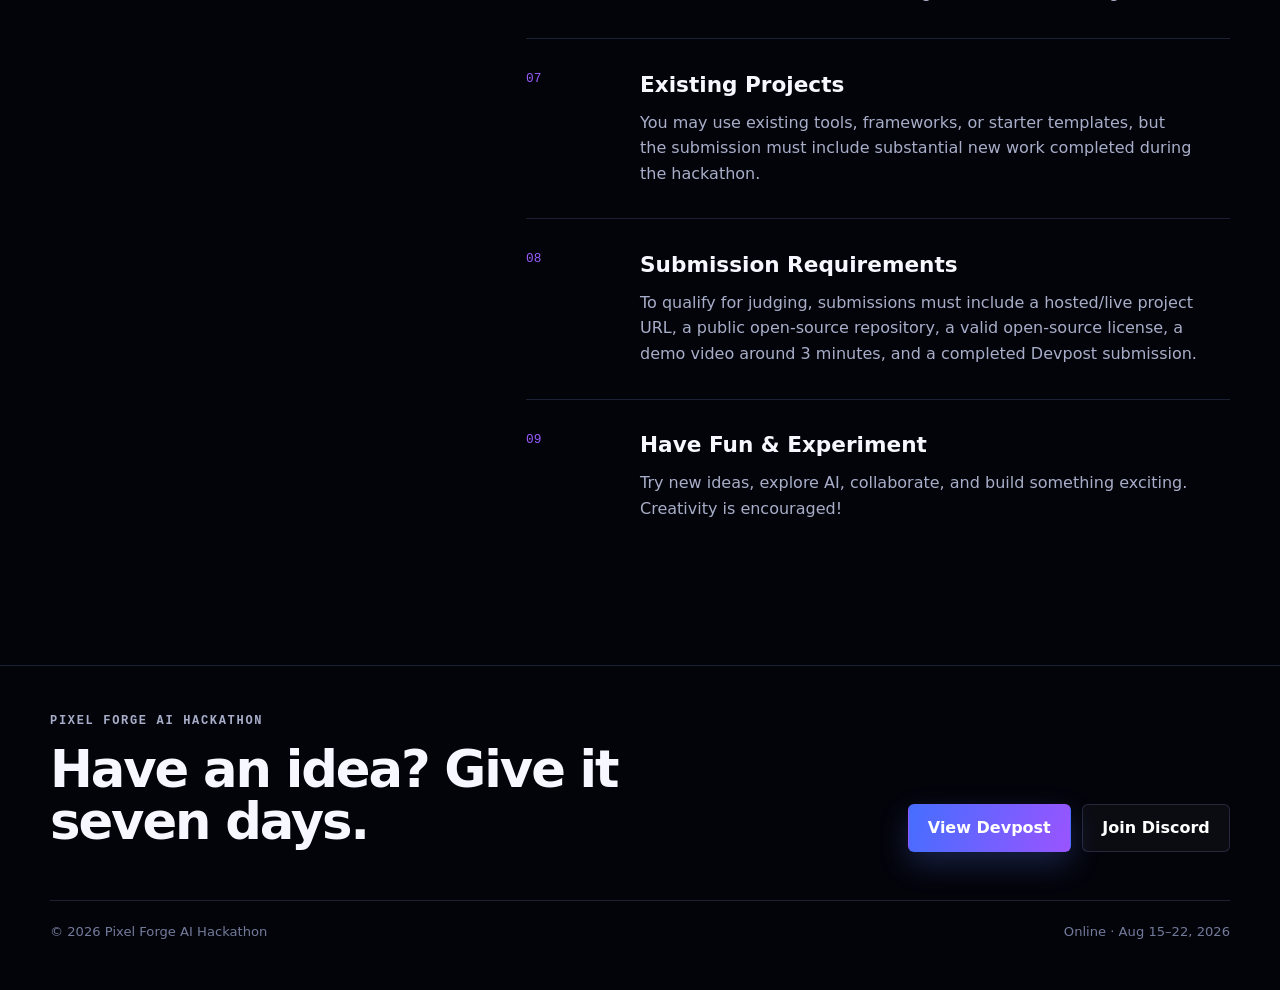
<file: about.html>
<!doctype html>
<html lang="en">
  <head>
    <meta charset="utf-8" />
    <meta name="viewport" content="width=device-width,initial-scale=1" />
    <meta
      name="description"
      content="About Pixel Forge AI Hackathon: what to build and event rules."
    />
    <link rel="icon" type="image/png" href="images/New Piskel-2.png (13).png" />
    <link rel="stylesheet" href="pixel-forge-ai.css" />
    <title>About · Pixel Forge AI Hackathon</title>
    <script>
      document.documentElement.classList.add("js");
    </script>
    <script
      async
      src="https://www.googletagmanager.com/gtag/js?id=G-RZ31SQ0S4J"
    ></script>
    <script>
      window.dataLayer = window.dataLayer || [];
      function gtag() {
        dataLayer.push(arguments);
      }
      gtag("js", new Date());
      gtag("config", "G-RZ31SQ0S4J");
    </script>
  </head>
  <body>
    <a class="skip-link" href="#main">Skip to content</a>
    <header class="site-header">
      <div class="container nav-shell">
        <a class="brand" href="index.html">
          <img src="images/New Piskel-2.png (13).png" alt="" />
          <span class="brand-copy">
            <strong>Pixel Forge AI</strong>
            <span>Hackathon</span>
          </span>
        </a>
        <button
          class="menu-toggle"
          aria-expanded="false"
          aria-controls="main-nav"
        >
          Menu
        </button>
        <nav class="primary-nav" id="main-nav" aria-label="Primary navigation">
          <ul class="nav-menu">
            <li>
              <a class="jam-link" href="https://pixelforgejam.org/">
                Pixel Forge Jams
              </a>
            </li>
            <li><a href="index.html">Home</a></li>
            <li><a href="about.html" aria-current="page">About</a></li>
            <li><a href="sponsors.html">Sponsors</a></li>
            <li><a href="press/index.html">Press</a></li>
            <li><a href="contact.html">Contact</a></li>
          </ul>
        </nav>
        <a
          class="button primary small nav-cta"
          href="https://pixel-forge-ai-hackathon-08.devpost.com/"
          target="_blank"
          rel="noopener noreferrer"
        >
          View Devpost
        </a>
      </div>
    </header>
    <main id="main">
      <section class="page-intro">
        <div class="container reveal">
          <p class="eyebrow">About the hackathon</p>
          <h1>
            Build something
            <span class="gradient">useful with AI.</span>
          </h1>
          <p>
            Pixel Forge AI Hackathon is a 1-week online hackathon where
            developers, designers, creators, and innovators come together to
            build something awesome using Artificial Intelligence.
          </p>
        </div>
      </section>
      <section class="section">
        <div class="container split">
          <div class="sticky-label reveal">
            <p class="eyebrow">The event</p>
            <div class="section-heading">
              <h2>One week to turn an idea into reality.</h2>
            </div>
          </div>
          <div class="prose reveal">
            <p>
              Whether it is an AI agent, a chatbot, an automation tool, a
              creative AI experience, or something completely unexpected, if it
              incorporates AI, it belongs here.
            </p>
            <p>
              You will have 7 days to turn your idea into reality, experiment
              with new technologies, collaborate with others, and bring your
              ideas to life.
            </p>
          </div>
        </div>
      </section>
      <section class="section tint">
        <div class="container">
          <div class="section-heading reveal">
            <p class="eyebrow">What you can build</p>
            <h2>Your medium is open. Your AI should matter.</h2>
          </div>
          <div class="build-grid">
            <article class="build-card reveal">
              <span>01 / Autonomous</span>
              <h3>AI Agents</h3>
              <p>
                Build assistants, autonomous workflows, tools, or agents that
                take meaningful action.
              </p>
            </article>
            <article class="build-card reveal">
              <span>02 / Conversational</span>
              <h3>Chatbots</h3>
              <p>
                Create helpful conversational experiences for education,
                productivity, support, or creativity.
              </p>
            </article>
            <article class="build-card reveal">
              <span>03 / Productive</span>
              <h3>Automations</h3>
              <p>
                Use AI to save time, reduce repetitive work, and improve
                everyday routines.
              </p>
            </article>
            <article class="build-card reveal">
              <span>04 / Experimental</span>
              <h3>Creative AI</h3>
              <p>
                Experiment with AI-generated experiences, creative tools, and
                unexpected ideas.
              </p>
            </article>
          </div>
        </div>
      </section>
      <section class="section" id="rules">
        <div class="container split">
          <div class="sticky-label reveal">
            <p class="eyebrow">Rules</p>
            <div class="section-heading">
              <h2>Keep it fair. Make it real.</h2>
              <p>These rules apply to every submission.</p>
            </div>
          </div>
          <ol class="rule-list">
            <li class="reveal">
              <div>
                <h3>Build During the Hackathon</h3>
                <p>
                  All projects must be created during the hackathon period. You
                  may brainstorm ideas and plan ahead, but the actual
                  development work should begin once the event starts.
                </p>
              </div>
            </li>
            <li class="reveal">
              <div>
                <h3>AI Must Be Meaningfully Integrated</h3>
                <p>
                  Your submission must include Artificial Intelligence as a core
                  part of the experience. This can be an AI agent, chatbot,
                  automation system, recommendation engine, AI workflow, or
                  another meaningful AI implementation.
                </p>
                <p>
                  Simply adding AI as a minor feature without clear purpose may
                  affect judging.
                </p>
              </div>
            </li>
            <li class="reveal">
              <div>
                <h3>Open Source Required</h3>
                <p>
                  All submissions must be open source. You are required to
                  provide a public code repository that includes a valid
                  open-source license file for judging and testing purposes.
                </p>
              </div>
            </li>
            <li class="reveal">
              <div>
                <h3>Work Individually or in Teams</h3>
                <p>
                  You may participate solo or in a team. Team members should
                  contribute meaningfully to the project.
                </p>
              </div>
            </li>
            <li class="reveal">
              <div>
                <h3>Be Respectful &amp; Appropriate</h3>
                <p>
                  Projects must not contain hate speech or harassment, harmful,
                  illegal, or malicious content, spam or deceptive behavior, or
                  content intended to exploit or harm users. Keep projects
                  respectful and appropriate for all participants.
                </p>
              </div>
            </li>
            <li class="reveal">
              <div>
                <h3>No Plagiarism</h3>
                <p>
                  Do not copy another project and present it as your own. Using
                  libraries, APIs, frameworks, and open-source tools is
                  completely fine, but your submission should demonstrate
                  original effort and meaningful work.
                </p>
              </div>
            </li>
            <li class="reveal">
              <div>
                <h3>Existing Projects</h3>
                <p>
                  You may use existing tools, frameworks, or starter templates,
                  but the submission must include substantial new work completed
                  during the hackathon.
                </p>
              </div>
            </li>
            <li class="reveal">
              <div>
                <h3>Submission Requirements</h3>
                <p>
                  To qualify for judging, submissions must include a hosted/live
                  project URL, a public open-source repository, a valid
                  open-source license, a demo video around 3 minutes, and a
                  completed Devpost submission.
                </p>
              </div>
            </li>
            <li class="reveal">
              <div>
                <h3>Have Fun &amp; Experiment</h3>
                <p>
                  Try new ideas, explore AI, collaborate, and build something
                  exciting. Creativity is encouraged!
                </p>
              </div>
            </li>
          </ol>
        </div>
      </section>
    </main>
    <footer class="site-footer">
      <div class="container">
        <div class="footer-grid">
          <div>
            <p class="eyebrow">Pixel Forge AI Hackathon</p>
            <h2>Have an idea? Give it seven days.</h2>
          </div>
          <div class="footer-actions">
            <a
              class="button primary"
              href="https://pixel-forge-ai-hackathon-08.devpost.com/"
              target="_blank"
              rel="noopener noreferrer"
            >
              View Devpost
            </a>
            <a
              class="button ghost"
              href="https://discord.gg/mM8PpjGyM6"
              target="_blank"
              rel="noopener noreferrer"
            >
              Join Discord
            </a>
          </div>
        </div>
        <div class="footer-bottom">
          <span>© 2026 Pixel Forge AI Hackathon</span>
          <span>Online · Aug 15–22, 2026</span>
        </div>
      </div>
    </footer>
    <script src="app.js"></script>
  </body>
</html>
</file>
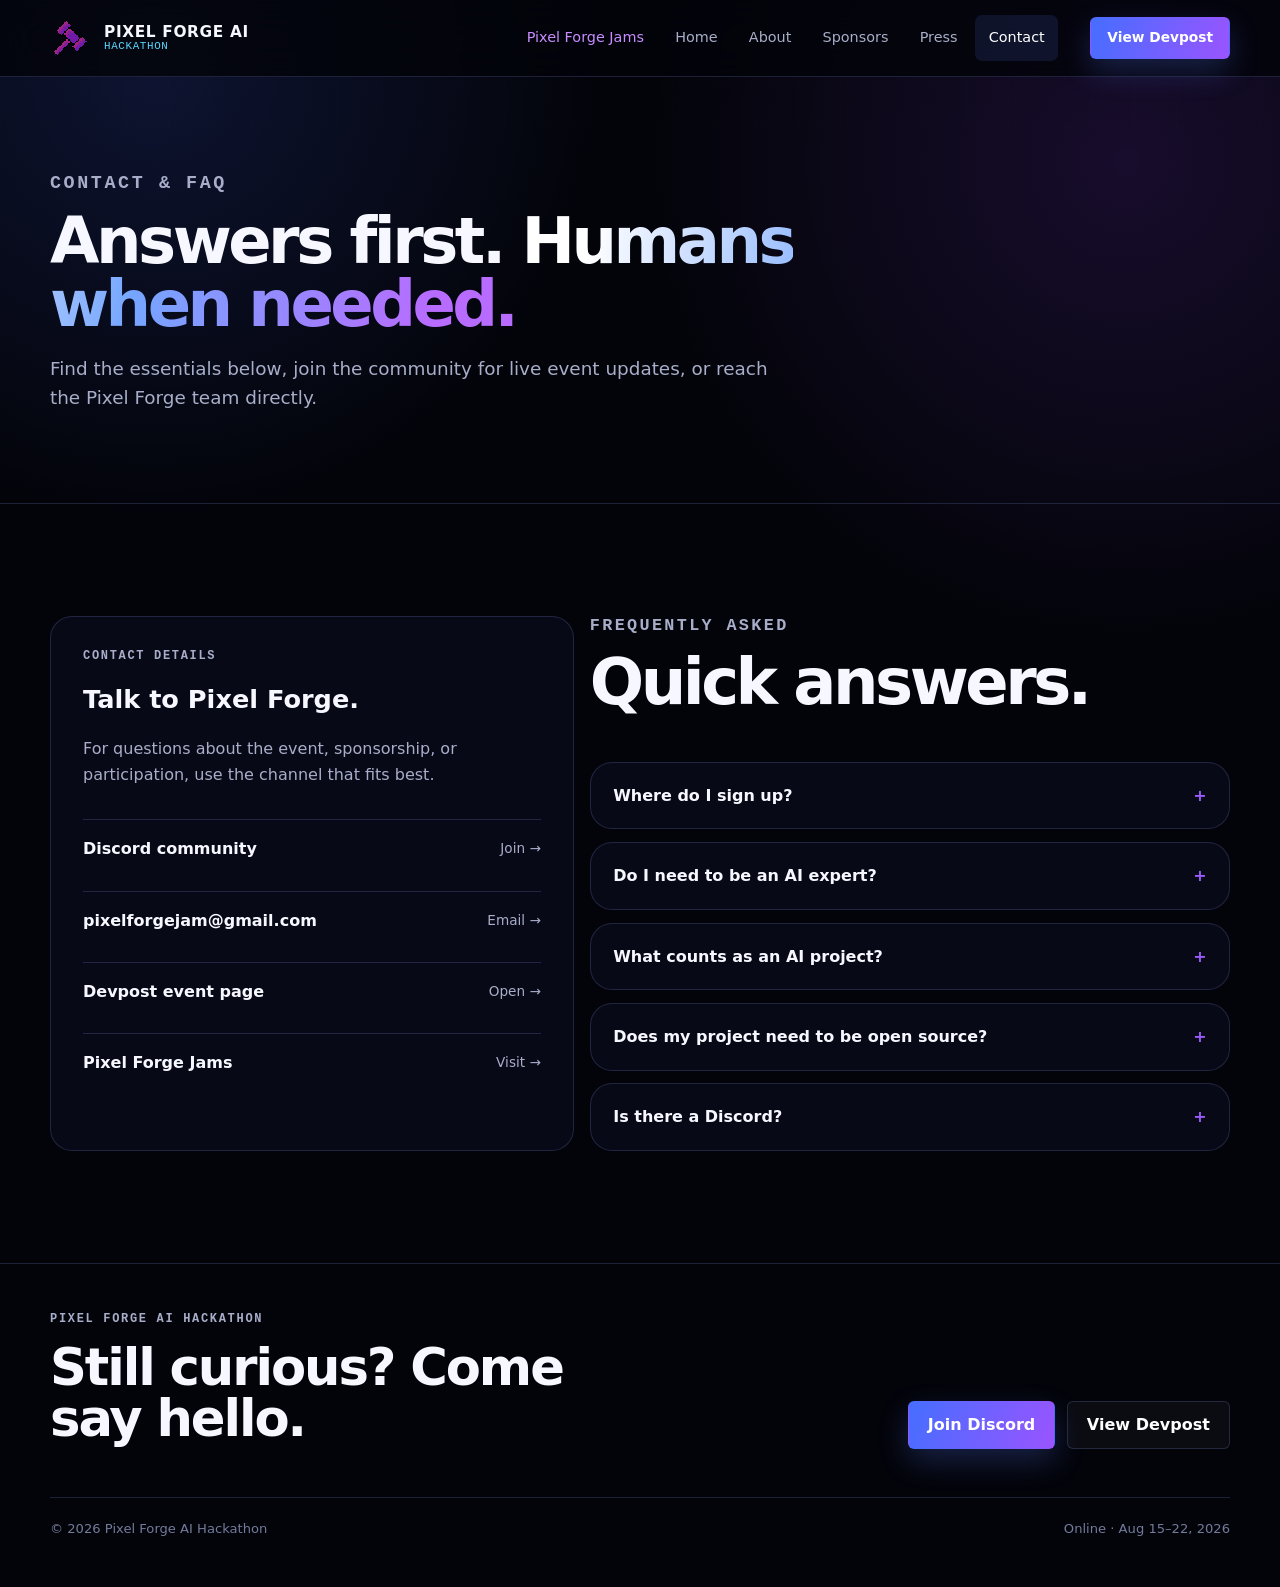
<file: contact.html>
<!doctype html>
<html lang="en">
  <head>
    <meta charset="utf-8" />
    <meta name="viewport" content="width=device-width,initial-scale=1" />
    <meta
      name="description"
      content="Pixel Forge AI Hackathon contact details and frequently asked questions."
    />
    <link rel="icon" type="image/png" href="images/New Piskel-2.png (13).png" />
    <link rel="stylesheet" href="pixel-forge-ai.css" />
    <title>Contact & FAQ · Pixel Forge AI Hackathon</title>
    <script>
      document.documentElement.classList.add("js");
    </script>
    <script
      async
      src="https://www.googletagmanager.com/gtag/js?id=G-RZ31SQ0S4J"
    ></script>
    <script>
      window.dataLayer = window.dataLayer || [];
      function gtag() {
        dataLayer.push(arguments);
      }
      gtag("js", new Date());
      gtag("config", "G-RZ31SQ0S4J");
    </script>
  </head>
  <body>
    <a class="skip-link" href="#main">Skip to content</a>
    <header class="site-header">
      <div class="container nav-shell">
        <a class="brand" href="index.html">
          <img src="images/New Piskel-2.png (13).png" alt="" />
          <span class="brand-copy">
            <strong>Pixel Forge AI</strong>
            <span>Hackathon</span>
          </span>
        </a>
        <button
          class="menu-toggle"
          aria-expanded="false"
          aria-controls="main-nav"
        >
          Menu
        </button>
        <nav class="primary-nav" id="main-nav" aria-label="Primary navigation">
          <ul class="nav-menu">
            <li>
              <a class="jam-link" href="https://pixelforgejam.org/">
                Pixel Forge Jams
              </a>
            </li>
            <li><a href="index.html">Home</a></li>
            <li><a href="about.html">About</a></li>
            <li><a href="sponsors.html">Sponsors</a></li>
            <li><a href="press/index.html">Press</a></li>
            <li><a href="contact.html" aria-current="page">Contact</a></li>
          </ul>
        </nav>
        <a
          class="button primary small nav-cta"
          href="https://pixel-forge-ai-hackathon-08.devpost.com/"
          target="_blank"
          rel="noopener noreferrer"
        >
          View Devpost
        </a>
      </div>
    </header>
    <main id="main">
      <section class="page-intro">
        <div class="container reveal">
          <p class="eyebrow">Contact & FAQ</p>
          <h1>
            Answers first.
            <span class="gradient">Humans when needed.</span>
          </h1>
          <p>
            Find the essentials below, join the community for live event
            updates, or reach the Pixel Forge team directly.
          </p>
        </div>
      </section>
      <section class="section">
        <div class="container contact-grid">
          <aside class="contact-card reveal">
            <p class="eyebrow">Contact details</p>
            <h2>Talk to Pixel Forge.</h2>
            <p>
              For questions about the event, sponsorship, or participation, use
              the channel that fits best.
            </p>
            <div class="contact-links">
              <a
                class="contact-link"
                href="https://discord.gg/mM8PpjGyM6"
                target="_blank"
                rel="noopener noreferrer"
              >
                <strong>Discord community</strong>
                <span>Join →</span>
              </a>
              <a
                class="contact-link"
                href="https://mail.google.com/mail/u/0/?fs=1&tf=cm&source=mailto&to=pixelforgejam@gmail.com"
              >
                <strong>pixelforgejam@gmail.com</strong>
                <span>Email →</span>
              </a>
              <a
                class="contact-link"
                href="https://pixel-forge-ai-hackathon-08.devpost.com/"
                target="_blank"
                rel="noopener noreferrer"
              >
                <strong>Devpost event page</strong>
                <span>Open →</span>
              </a>
              <a class="contact-link" href="https://pixelforgejam.org/">
                <strong>Pixel Forge Jams</strong>
                <span>Visit →</span>
              </a>
            </div>
          </aside>
          <section aria-labelledby="faq-title">
            <div class="section-heading">
              <p class="eyebrow">Frequently asked</p>
              <h2 id="faq-title">Quick answers.</h2>
            </div>
            <div class="faq-list">
              <details class="faq-item reveal">
                <summary>Where do I sign up?</summary>
                <div>
                  <p>Sign up on the Pixel Forge AI Hackathon Devpost page.</p>
                  <a
                    href="https://pixel-forge-ai-hackathon-08.devpost.com/"
                    target="_blank"
                    rel="noopener noreferrer"
                  >
                    Open Devpost
                  </a>
                </div>
              </details>
              <details class="faq-item reveal">
                <summary>Do I need to be an AI expert?</summary>
                <div>
                  <p>
                    No. The hackathon is open to all skill levels. Your project
                    can be simple or advanced as long as AI is meaningfully
                    integrated.
                  </p>
                </div>
              </details>
              <details class="faq-item reveal">
                <summary>What counts as an AI project?</summary>
                <div>
                  <p>
                    AI agents, chatbots, automation systems, recommendation
                    engines, AI workflows, creative AI experiences, and other
                    meaningful AI-powered tools all fit the challenge.
                  </p>
                </div>
              </details>
              <details class="faq-item reveal">
                <summary>Does my project need to be open source?</summary>
                <div>
                  <p>
                    Yes. Every submission must include a public repository with
                    a valid open-source license file.
                  </p>
                </div>
              </details>
              <details class="faq-item reveal">
                <summary>Is there a Discord?</summary>
                <div>
                  <p>
                    Yes. Join the Pixel Forge Discord to connect with the
                    community and get updates.
                  </p>
                  <a
                    href="https://discord.gg/mM8PpjGyM6"
                    target="_blank"
                    rel="noopener noreferrer"
                  >
                    Join Discord
                  </a>
                </div>
              </details>
            </div>
          </section>
        </div>
      </section>
    </main>
    <footer class="site-footer">
      <div class="container">
        <div class="footer-grid">
          <div>
            <p class="eyebrow">Pixel Forge AI Hackathon</p>
            <h2>Still curious? Come say hello.</h2>
          </div>
          <div class="footer-actions">
            <a
              class="button primary"
              href="https://discord.gg/mM8PpjGyM6"
              target="_blank"
              rel="noopener noreferrer"
            >
              Join Discord
            </a>
            <a
              class="button ghost"
              href="https://pixel-forge-ai-hackathon-08.devpost.com/"
              target="_blank"
              rel="noopener noreferrer"
            >
              View Devpost
            </a>
          </div>
        </div>
        <div class="footer-bottom">
          <span>© 2026 Pixel Forge AI Hackathon</span>
          <span>Online · Aug 15–22, 2026</span>
        </div>
      </div>
    </footer>
    <script src="app.js"></script>
  </body>
</html>
</file>
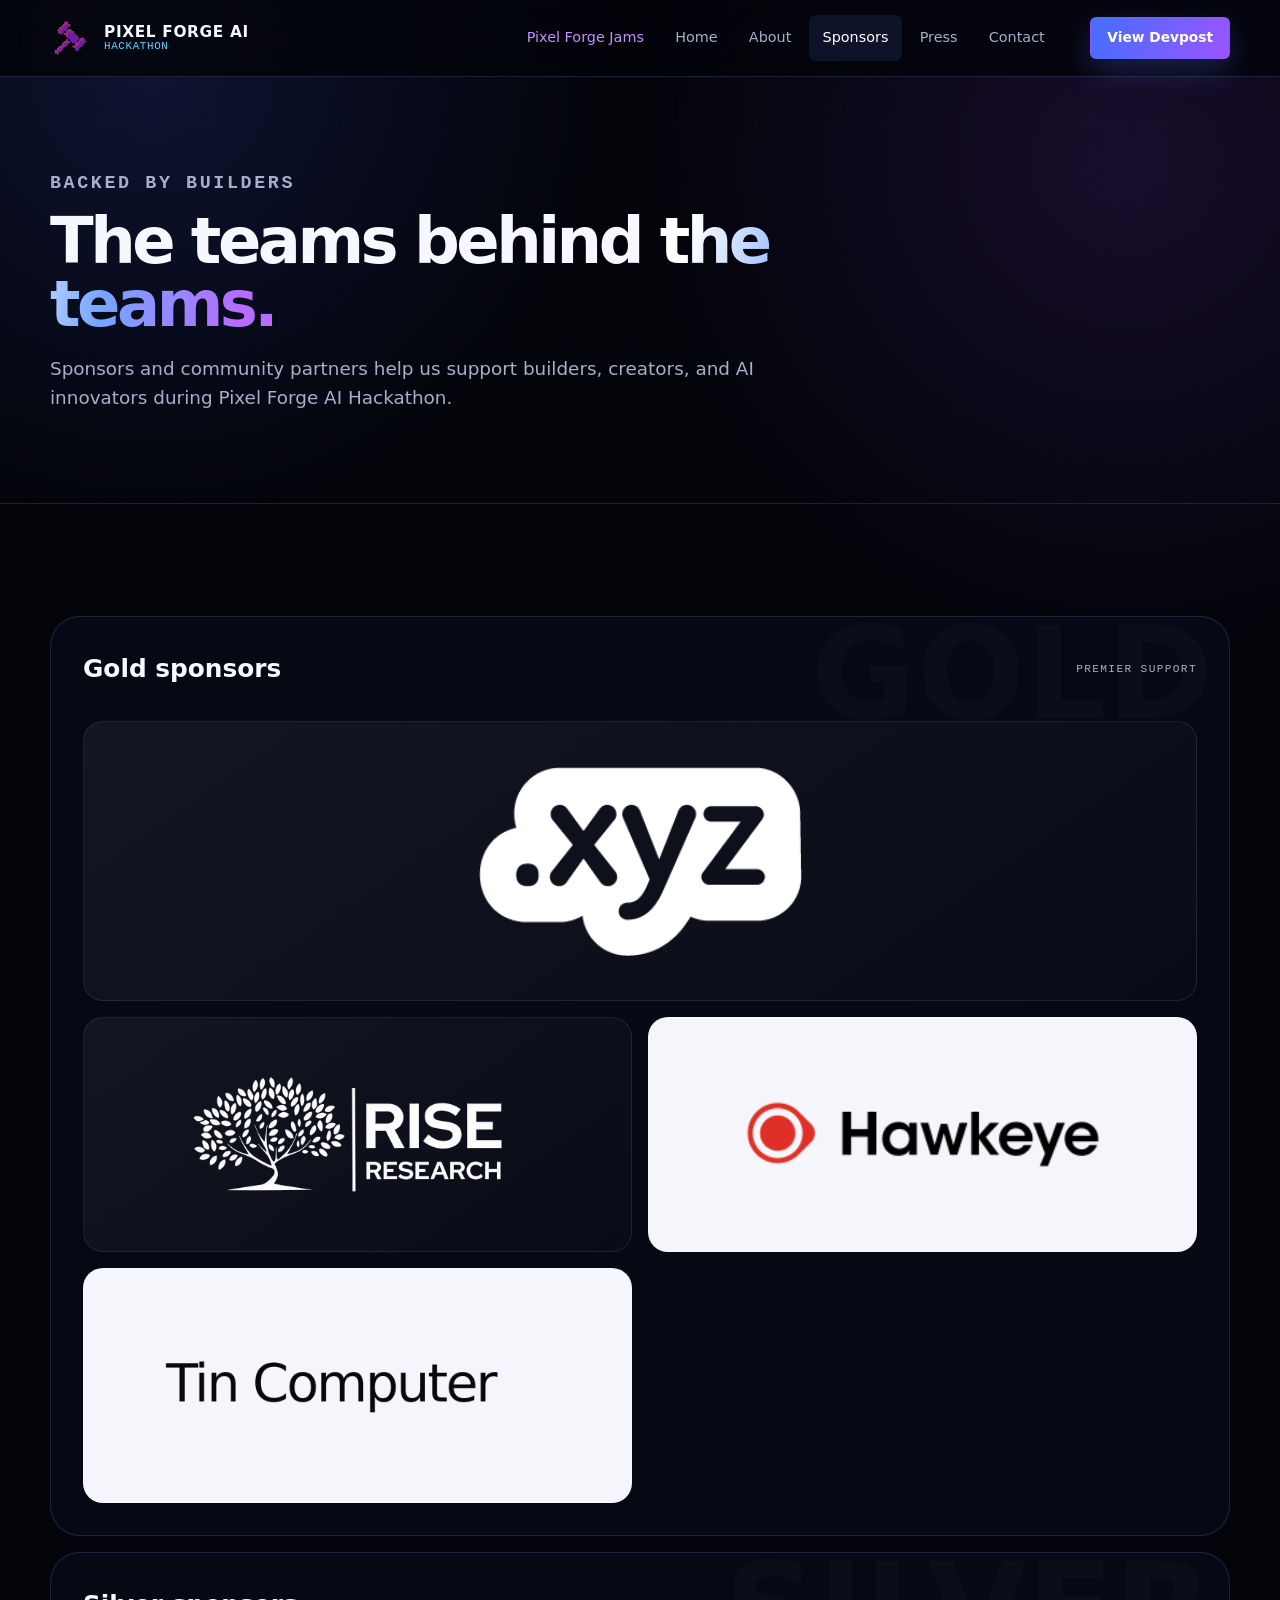
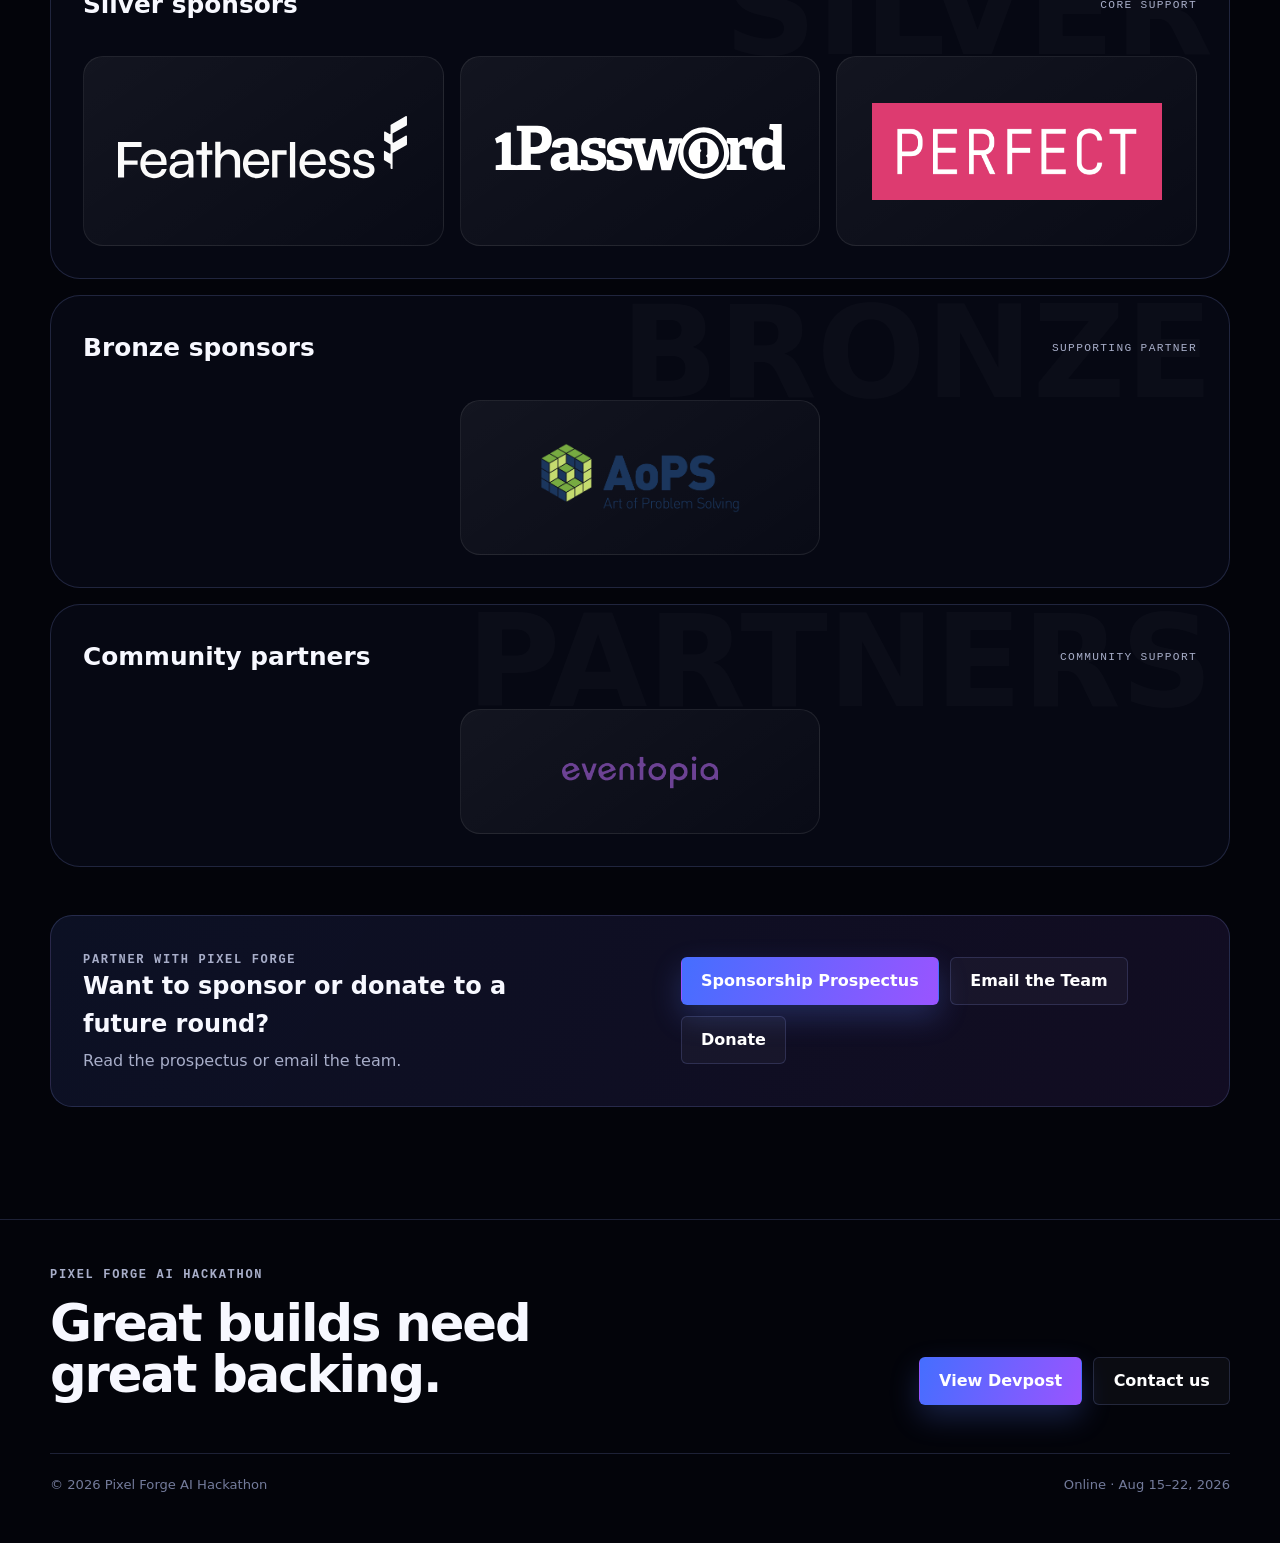
<file: sponsors.html>
<!doctype html>
<html lang="en">
  <head>
    <meta charset="utf-8" />
    <meta name="viewport" content="width=device-width,initial-scale=1" />
    <meta
      name="description"
      content="Sponsors and partners of Pixel Forge AI Hackathon."
    />
    <link rel="icon" type="image/png" href="images/New Piskel-2.png (13).png" />
    <link rel="stylesheet" href="pixel-forge-ai.css" />
    <title>Sponsors · Pixel Forge AI Hackathon</title>
    <script>
      document.documentElement.classList.add("js");
    </script>
    <script
      async
      src="https://www.googletagmanager.com/gtag/js?id=G-RZ31SQ0S4J"
    ></script>
    <script>
      window.dataLayer = window.dataLayer || [];
      function gtag() {
        dataLayer.push(arguments);
      }
      gtag("js", new Date());
      gtag("config", "G-RZ31SQ0S4J");
    </script>
  </head>
  <body>
    <a class="skip-link" href="#main">Skip to content</a>
    <header class="site-header">
      <div class="container nav-shell">
        <a class="brand" href="index.html">
          <img src="images/New Piskel-2.png (13).png" alt="" />
          <span class="brand-copy">
            <strong>Pixel Forge AI</strong>
            <span>Hackathon</span>
          </span>
        </a>
        <button
          class="menu-toggle"
          aria-expanded="false"
          aria-controls="main-nav"
        >
          Menu
        </button>
        <nav class="primary-nav" id="main-nav" aria-label="Primary navigation">
          <ul class="nav-menu">
            <li>
              <a class="jam-link" href="https://pixelforgejam.org/">
                Pixel Forge Jams
              </a>
            </li>
            <li><a href="index.html">Home</a></li>
            <li><a href="about.html">About</a></li>
            <li><a href="sponsors.html" aria-current="page">Sponsors</a></li>
            <li><a href="press/index.html">Press</a></li>
            <li><a href="contact.html">Contact</a></li>
          </ul>
        </nav>
        <a
          class="button primary small nav-cta"
          href="https://pixel-forge-ai-hackathon-08.devpost.com/"
          target="_blank"
          rel="noopener noreferrer"
        >
          View Devpost
        </a>
      </div>
    </header>
    <main id="main">
      <section class="page-intro">
        <div class="container reveal">
          <p class="eyebrow">Backed by builders</p>
          <h1>
            The teams behind
            <span class="gradient">the teams.</span>
          </h1>
          <p>
            Sponsors and community partners help us support builders, creators,
            and AI innovators during Pixel Forge AI Hackathon.
          </p>
        </div>
      </section>
      <section class="section">
        <div class="container sponsor-stage">
          <section class="tier reveal" data-tier="Gold">
            <div class="tier-head">
              <h2>Gold sponsors</h2>
              <span>Premier support</span>
            </div>
            <div class="logo-grid gold">
              <a
                class="sponsor-card xyz-featured"
                href="https://gen.xyz/"
                target="_blank"
                rel="noopener noreferrer"
              >
                <img src="images/xyz-logo-white.png" alt=".xyz" />
              </a>
              <a
                class="sponsor-card"
                href="https://riseglobaleducation.com/"
                target="_blank"
                rel="noopener noreferrer"
              >
                <img src="images/RISE_White.png" alt="RISE" />
              </a>
              <a
                class="sponsor-card light-logo"
                href="https://www.zaragsoft.se/"
                target="_blank"
                rel="noopener noreferrer"
              >
                <img src="images/hawkeye logo red.png" alt="Hawkeye" />
              </a>
              <a
                class="sponsor-card light-logo"
                href="https://tin.computer/"
                target="_blank"
                rel="noopener noreferrer"
              >
                <img
                  src="images/wordmark-ink-on-transparent.png"
                  alt="Tin Computer"
                />
              </a>
            </div>
          </section>
          <section class="tier reveal" data-tier="Silver">
            <div class="tier-head">
              <h2>Silver sponsors</h2>
              <span>Core support</span>
            </div>
            <div class="logo-grid silver">
              <a
                class="sponsor-card"
                href="https://featherless.ai/"
                target="_blank"
                rel="noopener noreferrer"
              >
                <img
                  src="images/Featherless_logo_light.svg"
                  alt="Featherless"
                />
              </a>
              <a
                class="sponsor-card"
                href="https://1password.com/"
                target="_blank"
                rel="noopener noreferrer"
              >
                <img
                  src="images/1Password_wordmark_monochrome_white.svg"
                  alt="1Password"
                />
              </a>
              <a
                class="sponsor-card"
                href="https://yce.makeupar.com/ai-api"
                target="_blank"
                rel="noopener noreferrer"
              >
                <img src="images/PERFECT.png" alt="Perfect Corp." />
              </a>
            </div>
          </section>
          <section class="tier reveal" data-tier="Bronze">
            <div class="tier-head">
              <h2>Bronze sponsors</h2>
              <span>Supporting partner</span>
            </div>
            <div class="logo-grid bronze">
              <a
                class="sponsor-card"
                href="https://artofproblemsolving.com/"
                target="_blank"
                rel="noopener noreferrer"
              >
                <img
                  src="images/AoPS_Main_Logo (1).png"
                  alt="Art of Problem Solving"
                />
              </a>
            </div>
          </section>
          <section class="tier reveal" data-tier="Partners">
            <div class="tier-head">
              <h2>Community partners</h2>
              <span>Community support</span>
            </div>
            <div class="logo-grid partner">
              <a
                class="sponsor-card"
                href="https://eventopia.in"
                target="_blank"
                rel="noopener noreferrer"
              >
                <img src="images/Eventopia-Logo-04.png" alt="Eventopia" />
              </a>
            </div>
          </section>
          <div class="sponsor-cta reveal">
            <div>
              <p class="eyebrow">Partner with Pixel Forge</p>
              <h2>Want to sponsor or donate to a future round?</h2>
              <p>Read the prospectus or email the team.</p>
            </div>
            <div class="cta-actions">
              <a
                class="button primary"
                href="contents/PIXEL%20FORGE%20JAM%20AI%20HACKATHON%20SPONSORSHIP%20PROSPECTUS.pdf"
                download="PIXEL FORGE JAM AI HACKATHON SPONSORSHIP PROSPECTUS.pdf"
              >
                Sponsorship Prospectus
              </a>
              <a
                class="button secondary"
                href="https://mail.google.com/mail/u/0/?fs=1&tf=cm&source=mailto&to=pixelforgejam@gmail.com"
              >
                Email the Team
              </a>
              <a
                class="button secondary"
                href="https://hcb.hackclub.com/donations/start/pixel-forge-jam"
              >
                Donate
              </a>
            </div>
          </div>
        </div>
      </section>
    </main>
    <footer class="site-footer">
      <div class="container">
        <div class="footer-grid">
          <div>
            <p class="eyebrow">Pixel Forge AI Hackathon</p>
            <h2>Great builds need great backing.</h2>
          </div>
          <div class="footer-actions">
            <a
              class="button primary"
              href="https://pixel-forge-ai-hackathon-08.devpost.com/"
              target="_blank"
              rel="noopener noreferrer"
            >
              View Devpost
            </a>
            <a class="button ghost" href="contact.html">Contact us</a>
          </div>
        </div>
        <div class="footer-bottom">
          <span>© 2026 Pixel Forge AI Hackathon</span>
          <span>Online · Aug 15–22, 2026</span>
        </div>
      </div>
    </footer>
    <script src="app.js"></script>
  </body>
</html>
</file>
<file: pixel-forge-ai.css>
:root {
  color-scheme: dark;
  --black: #03040a;
  --surface: #090b18;
  --surface-2: #0e1126;
  --text: #f7f8ff;
  --muted: #a8aec9;
  --blue: #5b7cff;
  --purple: #9b5cff;
  --cyan: #59d9ff;
  --line: rgba(152, 167, 255, 0.18);
  --container: min(1180px, calc(100% - 40px));
  --radius: 22px;
  --font:
    Inter, ui-sans-serif, system-ui, -apple-system, BlinkMacSystemFont,
    "Segoe UI", sans-serif;
  --mono: "SFMono-Regular", Consolas, "Liberation Mono", monospace;
}

* {
  box-sizing: border-box;
}
html {
  scroll-behavior: smooth;
  scrollbar-width: thin;
  scrollbar-color: #7657f6 #050611;
}

::-webkit-scrollbar {
  width: 12px;
}

::-webkit-scrollbar-track {
  background: #050611;
  border-left: 1px solid rgba(152, 167, 255, 0.1);
}

::-webkit-scrollbar-thumb {
  min-height: 54px;
  border: 3px solid #050611;
  border-radius: 8px;
  background: linear-gradient(180deg, var(--blue), var(--purple));
}

::-webkit-scrollbar-thumb:hover {
  background: linear-gradient(180deg, #6f8cff, #b16cff);
}
body {
  margin: 0;
  min-width: 320px;
  background: var(--black);
  color: var(--text);
  font-family: var(--font);
  line-height: 1.6;
  overflow-x: hidden;
}
body::before {
  content: "";
  position: fixed;
  inset: 0;
  z-index: -2;
  background:
    radial-gradient(
      circle at 12% 8%,
      rgba(71, 102, 255, 0.16),
      transparent 28rem
    ),
    radial-gradient(
      circle at 88% 18%,
      rgba(149, 69, 255, 0.14),
      transparent 30rem
    ),
    #03040a;
}
body::after {
  content: "";
  position: fixed;
  inset: 0;
  z-index: -1;
  opacity: 0.28;
  pointer-events: none;
  background-image:
    linear-gradient(rgba(255, 255, 255, 0.035) 1px, transparent 1px),
    linear-gradient(90deg, rgba(255, 255, 255, 0.035) 1px, transparent 1px);
  background-size: 42px 42px;
  mask-image: linear-gradient(to bottom, #000, transparent 85%);
}

a {
  color: inherit;
  text-decoration: none;
}
img {
  display: block;
  max-width: 100%;
  height: auto;
}
button {
  font: inherit;
}
.container {
  width: var(--container);
  margin-inline: auto;
}
.skip-link {
  position: fixed;
  left: 1rem;
  top: 1rem;
  z-index: 100;
  padding: 0.7rem 1rem;
  background: #fff;
  color: #000;
  transform: translateY(-150%);
}
.skip-link:focus {
  transform: translateY(0);
}

.site-header {
  position: sticky;
  top: 0;
  z-index: 50;
  background: rgba(3, 4, 10, 0.82);
  border-bottom: 1px solid var(--line);
  backdrop-filter: blur(18px);
}
.nav-shell {
  min-height: 76px;
  display: grid;
  grid-template-columns: auto 1fr auto;
  align-items: center;
  gap: 2rem;
}
.brand {
  display: flex;
  align-items: center;
  gap: 0.75rem;
}
.brand img {
  width: 42px;
  height: 42px;
  object-fit: contain;
  image-rendering: pixelated;
}
.brand-copy {
  display: grid;
  line-height: 1.08;
  text-transform: uppercase;
  letter-spacing: 0.04em;
}
.brand-copy strong {
  font-size: 0.96rem;
}
.brand-copy span {
  color: var(--cyan);
  font: 0.68rem var(--mono);
}
.primary-nav {
  justify-self: end;
}
.nav-menu {
  display: flex;
  align-items: center;
  list-style: none;
  gap: 0.25rem;
  padding: 0;
  margin: 0;
}
.nav-menu a {
  display: block;
  padding: 0.7rem 0.85rem;
  border-radius: 7px;
  color: var(--muted);
  font-size: 0.9rem;
  transition: 0.2s ease;
}
.nav-menu a:hover,
.nav-menu a[aria-current="page"] {
  color: #fff;
  background: rgba(91, 124, 255, 0.12);
}
.nav-menu .jam-link {
  color: #c78dff;
}
.menu-toggle {
  display: none;
  border: 1px solid var(--line);
  border-radius: 6px;
  padding: 0.6rem 0.9rem;
  background: transparent;
  color: #fff;
}

.button {
  display: inline-flex;
  justify-content: center;
  align-items: center;
  gap: 0.65rem;
  min-height: 48px;
  padding: 0.8rem 1.2rem;
  border: 1px solid transparent;
  border-radius: 6px;
  font-weight: 750;
  line-height: 1;
  transition:
    transform 0.2s ease,
    box-shadow 0.2s ease,
    background 0.2s ease;
}
.button:hover {
  transform: translateY(-2px);
}
.button.primary {
  color: #fff;
  background: linear-gradient(110deg, #456eff, #9a54ff);
  box-shadow: 0 12px 30px rgba(91, 124, 255, 0.24);
}
.button.secondary,
.button.ghost {
  border-color: var(--line);
  background: rgba(255, 255, 255, 0.035);
  color: #fff;
}
.button.small {
  min-height: 40px;
  padding-inline: 1rem;
  font-size: 0.86rem;
}

/* Paid placement: dimensions and responsive imagery remain unchanged. */
.sponsor-banner-section {
  position: relative;
  z-index: 10;
  width: 100%;
  overflow: hidden;
  border-bottom: 1px solid rgba(89, 217, 255, 0.18);
  background: #02030a;
}
.sponsor-banner-container {
  position: relative;
  width: 100%;
}
.sponsor-banner-label {
  position: absolute;
  right: 14px;
  bottom: 10px;
  z-index: 2;
  padding: 0.3rem 0.55rem;
  border-radius: 5px;
  background: rgba(2, 2, 10, 0.78);
  color: rgba(255, 255, 255, 0.8);
  font: 800 0.62rem/1 var(--mono);
  letter-spacing: 0.12em;
  text-transform: uppercase;
  backdrop-filter: blur(6px);
}
.sponsor-banner-link {
  display: block;
  width: 100%;
  height: 200px;
  overflow: hidden;
  background: #061044;
  transition: filter 0.18s ease;
}
.sponsor-banner-link:hover {
  filter: brightness(1.08) saturate(1.06);
}
.sponsor-banner-link:focus-visible {
  outline: 3px solid var(--cyan);
  outline-offset: -3px;
}
.sponsor-banner-link img {
  width: 100%;
  height: 100%;
  object-fit: cover;
  object-position: center;
}

.hero {
  position: relative;
  min-height: 660px;
  display: grid;
  align-items: center;
  overflow: hidden;
  border-bottom: 1px solid var(--line);
}
.hero::before {
  content: "";
  position: absolute;
  width: 640px;
  height: 640px;
  right: -140px;
  top: 0;
  border-radius: 50%;
  border: 1px solid rgba(89, 217, 255, 0.2);
  box-shadow:
    inset 0 0 110px rgba(85, 76, 255, 0.15),
    0 0 90px rgba(113, 65, 255, 0.12);
}
.hero::after {
  content: "";
  position: absolute;
  inset: 0;
  background: linear-gradient(
    90deg,
    #03040a 0%,
    rgba(3, 4, 10, 0.96) 38%,
    transparent 80%
  );
}
.hero-layout {
  position: relative;
  z-index: 2;
  display: grid;
  grid-template-columns: 1.25fr 0.75fr;
  gap: 5rem;
  align-items: end;
  padding-block: 7rem;
}
.kicker,
.eyebrow {
  margin: 0 0 1rem;
  color: var(--cyan);
  font: 750 0.75rem var(--mono);
  letter-spacing: 0.14em;
  text-transform: uppercase;
}
h1,
h2,
h3,
p {
  text-wrap: pretty;
}
h1 {
  max-width: 880px;
  margin: 0;
  font-size: clamp(3.25rem, 7vw, 7rem);
  line-height: 0.92;
  letter-spacing: -0.075em;
}
h1 .gradient,
.gradient {
  color: transparent;
  background: linear-gradient(100deg, #fff 10%, #75a6ff 48%, #b76cff 88%);
  background-clip: text;
}
.hero-lead {
  max-width: 680px;
  margin: 1.7rem 0 0;
  color: #c7cce0;
  font-size: clamp(1.05rem, 1.7vw, 1.25rem);
}
.hero-actions {
  display: flex;
  flex-wrap: wrap;
  gap: 0.8rem;
  margin-top: 2rem;
}
.hero-meta {
  display: grid;
  gap: 0.8rem;
  padding: 1.4rem;
  border: 1px solid var(--line);
  border-radius: var(--radius);
  background: rgba(9, 11, 24, 0.72);
  backdrop-filter: blur(16px);
}
.hero-meta div {
  display: flex;
  justify-content: space-between;
  gap: 1rem;
  padding-bottom: 0.75rem;
  border-bottom: 1px solid var(--line);
}
.hero-meta div:last-child {
  padding: 0;
  border: 0;
}
.hero-meta span {
  color: var(--muted);
  font-size: 0.88rem;
}
.hero-meta strong {
  text-align: right;
}

.section {
  padding: 7rem 0;
  border-bottom: 1px solid var(--line);
}
.section.tint {
  background: linear-gradient(
    180deg,
    rgba(15, 18, 42, 0.58),
    rgba(5, 6, 14, 0.32)
  );
}
.section-heading {
  max-width: 740px;
  margin-bottom: 3rem;
}
.section-heading.center {
  margin-inline: auto;
  text-align: center;
}
.section-heading h2,
.page-intro h1 {
  margin: 0;
  font-size: clamp(2.5rem, 5vw, 5rem);
  line-height: 0.98;
  letter-spacing: -0.055em;
}
.section-heading p {
  color: var(--muted);
  font-size: 1.05rem;
}
.section-index {
  display: grid;
  grid-template-columns: repeat(3, 1fr);
  border-top: 1px solid var(--line);
}
.index-item {
  position: relative;
  min-height: 330px;
  padding: 2rem;
  border-right: 1px solid var(--line);
  overflow: hidden;
}
.index-item:last-child {
  border-right: 0;
}
.index-number {
  display: block;
  color: #6f7a9c;
  font: 0.76rem var(--mono);
  letter-spacing: 0.12em;
}
.index-item h3 {
  margin: 6.5rem 0 0.7rem;
  font-size: clamp(2.2rem, 4vw, 4.2rem);
  line-height: 1;
  letter-spacing: -0.055em;
}
.index-item p {
  max-width: 310px;
  margin: 0;
  color: var(--muted);
}
.index-item::after {
  content: "";
  position: absolute;
  width: 180px;
  height: 180px;
  right: -90px;
  top: -90px;
  border-radius: 50%;
  background: var(--accent, var(--blue));
  opacity: 0.13;
  filter: blur(18px);
}
.index-item:nth-child(2) {
  --accent: var(--purple);
}
.index-item:nth-child(3) {
  --accent: var(--cyan);
}

.prize-grid {
  display: grid;
  grid-template-columns: repeat(12, 1fr);
  gap: 1rem;
}
.prize-card {
  grid-column: span 4;
  min-height: 370px;
  padding: 1.6rem;
  border: 1px solid var(--line);
  border-radius: var(--radius);
  background: linear-gradient(
    150deg,
    rgba(18, 22, 49, 0.92),
    rgba(7, 8, 19, 0.96)
  );
}
.prize-card:first-child {
  grid-column: span 8;
  background:
    radial-gradient(circle at 100% 0, rgba(154, 84, 255, 0.2), transparent 55%),
    linear-gradient(150deg, rgba(18, 22, 49, 0.96), rgba(7, 8, 19, 0.96));
}
.prize-card:last-child {
  grid-column: span 8;
}
.prize-card .tier-label {
  margin: 0;
  color: var(--cyan);
  font: 0.73rem var(--mono);
  letter-spacing: 0.12em;
  text-transform: uppercase;
}
.prize-card h3 {
  margin: 0.6rem 0 1.2rem;
  font-size: 1.7rem;
}
.prize-card ul {
  margin: 0;
  padding-left: 1.1rem;
  color: var(--muted);
}
.prize-card li + li {
  margin-top: 0.55rem;
}
.notice {
  margin-top: 1.5rem;
  padding: 1rem 1.2rem;
  border-left: 3px solid var(--purple);
  background: rgba(155, 92, 255, 0.08);
  color: #d8dcf0;
}

/* Home: high-impact editorial hero */
.hero-v2 {
  min-height: 790px;
  isolation: isolate;
  background: linear-gradient(
    115deg,
    rgba(5, 7, 17, 0.98) 0 58%,
    rgba(20, 12, 48, 0.88) 58% 100%
  );
}

.hero-v2::before,
.hero-v2::after {
  content: none;
}

.hero-beam {
  position: absolute;
  z-index: -1;
  width: 45vw;
  height: 140%;
  right: 5%;
  top: -20%;
  transform: skewX(-18deg);
  background: linear-gradient(
    180deg,
    transparent,
    rgba(91, 124, 255, 0.11) 33%,
    rgba(155, 92, 255, 0.2) 58%,
    transparent
  );
  border-inline: 1px solid rgba(125, 119, 255, 0.2);
}

.hero-pixels {
  position: absolute;
  z-index: -1;
  inset: 0;
  opacity: 0.32;
  background-image:
    linear-gradient(
      90deg,
      transparent 49.85%,
      rgba(89, 217, 255, 0.16) 50%,
      transparent 50.15%
    ),
    linear-gradient(
      transparent 49.85%,
      rgba(155, 92, 255, 0.14) 50%,
      transparent 50.15%
    );
  background-size: 150px 150px;
  mask-image: linear-gradient(90deg, transparent 30%, #000 72%);
}

.hero-stage {
  display: grid;
  grid-template-columns: minmax(0, 1.4fr) minmax(300px, 0.6fr);
  grid-template-areas: "content visual" "stats stats";
  gap: 3rem 5rem;
  align-items: center;
  padding-block: 5.5rem 2.4rem;
}

.hero-content {
  grid-area: content;
  position: relative;
}

.event-line {
  display: flex;
  justify-content: space-between;
  max-width: 650px;
  margin-bottom: 2.5rem;
  padding-bottom: 0.7rem;
  border-bottom: 1px solid var(--line);
  color: #7d86a8;
  font: 0.68rem var(--mono);
  letter-spacing: 0.15em;
  text-transform: uppercase;
}

.hero-v2 h1 {
  max-width: 900px;
  font-size: clamp(4rem, 7vw, 7.6rem);
  line-height: 0.84;
  letter-spacing: -0.08em;
}

.hero-outline {
  color: transparent;
  -webkit-text-stroke: 1.5px rgba(238, 241, 255, 0.75);
}

.hero-ai {
  white-space: nowrap;
}

.hero-dot {
  display: inline-block;
  width: 0.16em;
  height: 0.16em;
  margin-left: 0.055em;
  border-radius: 50%;
  background: #ad5cff;
  transform: translateY(-0.025em);
}

.hero-v2 .hero-lead {
  max-width: 710px;
}

.hero-v2 .button.primary {
  position: relative;
  min-width: 170px;
  background: linear-gradient(110deg, #476dff, #9c53ff);
  box-shadow: 7px 7px 0 rgba(102, 66, 220, 0.22);
}

.hero-v2 .button.primary:hover {
  transform: translate(-2px, -2px);
  box-shadow: 10px 10px 0 rgba(102, 66, 220, 0.25);
}

.hero-stats {
  grid-area: stats;
  display: grid;
  grid-template-columns: repeat(4, 1fr);
  border-top: 1px solid var(--line);
  border-bottom: 1px solid var(--line);
}

.hero-stats div {
  display: grid;
  gap: 0.35rem;
  padding: 1.1rem 1.3rem;
  border-right: 1px solid var(--line);
}

.hero-stats div:first-child {
  padding-left: 0;
}

.hero-stats div:last-child {
  border-right: 0;
}

.hero-stats span {
  color: #737d9f;
  font: 0.64rem var(--mono);
  letter-spacing: 0.1em;
  text-transform: uppercase;
}

.hero-stats strong {
  font-size: 1rem;
}

/* Home: directional Build / Learn / Win journey */
.journey-section {
  position: relative;
  overflow: hidden;
  background:
    linear-gradient(rgba(2, 3, 10, 0.18), rgba(2, 3, 10, 0.42)),
    url("press/assets/pixel-forge-ai-forge-background.png") center / cover;
}

.journey-wall {
  position: absolute;
  inset: 0;
  z-index: 1;
  display: flex;
  flex-direction: column;
  gap: 0;
  padding: 0;
  pointer-events: none;
  overflow: hidden;
  background: transparent;
}

.journey-brick-row {
  position: relative;
  display: flex;
  flex: 1;
  width: 104.2%;
  margin-left: -2.1%;
  gap: 0;
  opacity: 1;
  transform: translate3d(0, 0, 0);
}

.journey-brick-row:nth-child(even) {
  margin-left: 0;
}

.journey-brick-row.collapsing {
  opacity: 0;
  transform: translate3d(var(--row-fall-x), var(--row-fall-y), 0) rotate(var(--row-rotation));
  transition:
    transform var(--row-duration) cubic-bezier(0.28, 0.64, 0.35, 1) var(--row-delay),
    opacity 220ms ease var(--row-opacity-delay);
  will-change: transform, opacity;
}

.journey-brick {
  position: relative;
  flex: 1;
  min-width: 0;
  border: 0;
  background:
    linear-gradient(145deg, rgba(18, 23, 48, 0.98), rgba(5, 7, 17, 0.99) 70%),
    #050711;
  box-shadow:
    inset 0 0 0 1px rgba(91, 124, 255, 0.13),
    inset 0 1px rgba(255, 255, 255, 0.025),
    inset 0 -10px 22px rgba(0, 0, 0, 0.22);
  transform: translate3d(0, 0, 0);
  opacity: 1;
  contain: layout paint;
}

.journey-brick.falling {
  z-index: 2;
  box-shadow: none;
  opacity: 0;
  transform: translate3d(var(--fall-x), var(--fall-y), 0) rotate(var(--rotation));
  transition:
    transform var(--fall-duration) cubic-bezier(0.24, 0.68, 0.3, 1) var(--fall-delay),
    opacity 240ms ease calc(var(--fall-delay) + var(--fade-delay));
  will-change: transform, opacity;
}
.journey-heading {
  display: flex;
  justify-content: space-between;
  align-items: end;
  gap: 2rem;
  margin-bottom: 4rem;
}
.journey-heading h2 {
  margin: 0;
  font-size: clamp(3rem, 6vw, 6rem);
  line-height: 0.9;
  letter-spacing: -0.065em;
}
.journey-heading p:last-child {
  max-width: 220px;
  color: var(--muted);
  text-align: right;
}
.journey-track {
  position: relative;
  display: grid;
  gap: 1rem;
}

.journey-section .container {
  position: relative;
  z-index: 2;
}

.hammer-cursor {
  position: fixed;
  top: 0;
  left: 0;
  z-index: 90;
  display: none;
  width: 62px;
  height: 62px;
  pointer-events: none;
  background: url("images/New Piskel-2.png (13).png") center / contain no-repeat;
  image-rendering: pixelated;
  filter:
    drop-shadow(0 0 8px rgba(155, 92, 255, 0.75))
    drop-shadow(0 4px 10px rgba(0, 0, 0, 0.6));
  opacity: 0;
  transform: translate(-46%, -24%) rotate(-18deg) scale(0.92);
  transition: opacity 120ms ease, transform 120ms ease;
  will-change: transform;
}

.hammer-cursor.visible {
  opacity: 1;
  transform: translate(-46%, -24%) rotate(-18deg) scale(1);
}

.hammer-cursor.striking {
  transform: translate(-46%, -24%) rotate(24deg) scale(0.94);
}

.break-effect {
  position: absolute;
  z-index: 4;
  width: 1px;
  height: 1px;
  pointer-events: none;
  transition: opacity 380ms ease, transform 520ms ease;
}

.break-hole {
  position: absolute;
  left: calc(var(--hole-width) / -2);
  top: calc(var(--hole-height) / -2);
  width: var(--hole-width);
  height: var(--hole-height);
  opacity: 0;
  clip-path: var(--hole-shape);
  background:
    radial-gradient(circle at 48% 46%, rgba(89, 217, 255, 0.3), transparent 24%),
    radial-gradient(circle at 62% 58%, rgba(155, 92, 255, 0.48), transparent 44%),
    #010208;
  box-shadow:
    0 0 0 1px rgba(89, 217, 255, 0.42),
    inset 0 0 26px rgba(1, 2, 8, 0.95),
    0 0 30px rgba(91, 124, 255, 0.34);
  animation: break-hole-open 220ms cubic-bezier(0.2, 0.9, 0.25, 1) forwards;
}

.break-ring {
  position: absolute;
  left: -28px;
  top: -28px;
  width: 56px;
  height: 56px;
  border: 2px solid rgba(89, 217, 255, 0.8);
  border-radius: 50%;
  box-shadow: 0 0 22px rgba(155, 92, 255, 0.72);
  animation: break-ring 520ms ease-out forwards;
}

.crack-line {
  position: absolute;
  left: 0;
  top: 0;
  width: var(--length);
  height: 1px;
  background: linear-gradient(90deg, #f4f6ff, var(--cyan) 38%, transparent);
  box-shadow: 0 0 5px rgba(89, 217, 255, 0.8);
  transform: rotate(var(--angle)) scaleX(0);
  transform-origin: left center;
  animation: crack-spread 230ms cubic-bezier(0.15, 0.8, 0.2, 1) var(--delay) forwards;
}

.crack-line::after {
  content: "";
  position: absolute;
  left: var(--branch-origin);
  top: 0;
  width: 38%;
  height: 1px;
  background: inherit;
  transform: rotate(var(--branch-angle));
  transform-origin: left;
}

.break-shard {
  position: absolute;
  left: var(--left);
  top: var(--top);
  width: var(--size);
  height: calc(var(--size) * 0.78);
  border: 1px solid rgba(121, 154, 255, 0.7);
  clip-path: var(--shape);
  background:
    linear-gradient(145deg, rgba(91, 124, 255, 0.72), rgba(155, 92, 255, 0.5) 42%, #080a18 72%);
  box-shadow: 0 0 12px rgba(91, 124, 255, 0.38);
  transform: translate(-50%, -50%) scale(0.2);
  opacity: 0;
  animation: shard-fall var(--duration) cubic-bezier(0.18, 0.65, 0.35, 1) var(--delay) forwards;
}

.break-particle {
  position: absolute;
  left: 0;
  top: 0;
  width: var(--size);
  height: var(--size);
  background: var(--particle-color);
  box-shadow: 0 0 7px currentColor;
  animation: break-particle 700ms ease-out var(--delay) forwards;
}

@keyframes break-hole-open {
  from {
    opacity: 0;
    transform: scale(0.08) rotate(-8deg);
  }
  to {
    opacity: 1;
    transform: scale(1) rotate(0deg);
  }
}

@keyframes break-ring {
  from {
    opacity: 1;
    transform: scale(0.15);
  }
  to {
    opacity: 0;
    transform: scale(3.4);
  }
}

@keyframes crack-spread {
  to {
    transform: rotate(var(--angle)) scaleX(1);
  }
}

@keyframes shard-fall {
  0% {
    opacity: 0;
    transform: translate(-50%, -50%) scale(0.2) rotate(0deg);
  }
  12% {
    opacity: 1;
  }
  42% {
    opacity: 1;
    transform: translate(calc(-50% + var(--burst-x)), calc(-50% + var(--burst-y))) scale(1) rotate(calc(var(--rotation) * 0.35));
  }
  100% {
    opacity: 0;
    transform: translate(calc(-50% + var(--fall-x)), calc(-50% + var(--fall-y))) scale(0.82) rotate(var(--rotation));
  }
}

@keyframes break-particle {
  0% {
    opacity: 1;
    transform: translate(-50%, -50%) scale(1);
  }
  100% {
    opacity: 0;
    transform: translate(var(--travel-x), var(--travel-y)) scale(0.15) rotate(180deg);
  }
}

.journey-section.wall-revealed .journey-wall {
  opacity: 0;
}

.journey-section.wall-revealed .break-effect {
  opacity: 0;
  transform: scale(1.08);
}

.wall-collapse-shard {
  position: absolute;
  z-index: 6;
  left: var(--panel-left);
  top: var(--panel-top);
  width: calc(var(--panel-width) + 2px);
  height: calc(var(--panel-height) + 2px);
  pointer-events: none;
  border: 1px solid rgba(104, 126, 220, 0.22);
  clip-path: var(--panel-shape);
  background:
    radial-gradient(circle at 80% 30%, rgba(112, 58, 225, 0.18), transparent 75%),
    linear-gradient(115deg, #03040a 0 48%, #070816 100%);
  box-shadow:
    0 0 18px rgba(91, 124, 255, 0.22),
    inset 0 0 24px rgba(0, 0, 0, 0.5);
  transform-origin: center;
  animation: wall-collapse var(--collapse-duration) cubic-bezier(0.2, 0.68, 0.26, 1) var(--collapse-delay) forwards;
}

.wall-collapse-flash {
  position: absolute;
  inset: 0;
  z-index: 5;
  pointer-events: none;
  background: radial-gradient(circle at 50% 45%, rgba(89, 217, 255, 0.3), rgba(155, 92, 255, 0.12) 35%, transparent 70%);
  animation: wall-flash 700ms ease-out forwards;
}

@keyframes wall-collapse {
  0% {
    opacity: 1;
    transform: translate(0, 0) rotate(0deg) scale(1);
  }
  18% {
    opacity: 1;
    transform: translate(var(--burst-x), var(--burst-y)) rotate(var(--tilt)) scale(0.98);
  }
  100% {
    opacity: 0;
    transform: translate(var(--fall-x), var(--fall-y)) rotate(var(--rotation)) scale(0.72);
  }
}

@keyframes wall-flash {
  from {
    opacity: 1;
  }
  to {
    opacity: 0;
  }
}

@media (hover: hover) and (pointer: fine) {
  .journey-section.hammer-enabled,
  .journey-section.hammer-enabled * {
    cursor: none !important;
  }

  .hammer-cursor {
    display: block;
  }
}

.journey-step {
  --step-color: var(--blue);
  position: relative;
  z-index: 1;
  display: grid;
  grid-template-columns: 90px minmax(180px, 0.55fr) minmax(260px, 1fr) 70px;
  align-items: center;
  width: 82%;
  min-height: 160px;
  padding: 1.5rem 2rem;
  border: 1px solid color-mix(in srgb, var(--step-color) 42%, transparent);
  background: linear-gradient(
    100deg,
    color-mix(in srgb, var(--step-color) 13%, #070913),
    #070913 54%
  );
  clip-path: polygon(
    0 0,
    calc(100% - 32px) 0,
    100% 32px,
    100% 100%,
    32px 100%,
    0 calc(100% - 32px)
  );
}
.journey-step.learn {
  --step-color: var(--purple);
  margin-left: 9%;
}
.journey-step.win {
  --step-color: var(--cyan);
  margin-left: 18%;
}
.journey-number {
  color: var(--step-color);
  font: 0.75rem var(--mono);
}
.journey-step h3 {
  margin: 0;
  font-size: clamp(2.4rem, 5vw, 5rem);
  line-height: 1;
  letter-spacing: -0.06em;
  text-transform: uppercase;
}
.journey-step p {
  max-width: 500px;
  margin: 0;
  color: var(--muted);
}
.journey-arrow {
  justify-self: end;
  color: var(--step-color);
  font-size: 2.2rem;
}

@media (min-width: 1001px) {
  .journey-section {
    height: calc(100svh - 76px);
    padding: clamp(1.15rem, 3vh, 2.25rem) 0;
    display: grid;
    align-items: center;
  }

  .journey-heading {
    margin-bottom: clamp(1rem, 2.5vh, 1.75rem);
  }

  .journey-heading h2 {
    font-size: clamp(2.8rem, 4.8vw, 5rem);
  }

  .journey-track {
    gap: calc(clamp(0.85rem, 1.8vh, 1.2rem) + 10px);
  }

  .journey-step {
    min-height: clamp(96px, 13.5vh, 128px);
    padding: 1rem 1.5rem;
  }

  .journey-step h3 {
    font-size: clamp(2.35rem, 4vw, 4rem);
  }
}

/* Home: editorial prize arena */
.prizes-section {
  position: relative;
  overflow: hidden;
  background: linear-gradient(180deg, #050611, #03040a);
}
.prizes-section::before {
  content: "PRIZE / VAULT";
  position: absolute;
  right: -1rem;
  top: 9rem;
  color: rgba(255, 255, 255, 0.025);
  font-size: clamp(5rem, 13vw, 13rem);
  font-weight: 900;
  letter-spacing: -0.08em;
  transform: rotate(90deg) translateX(100%);
  transform-origin: top right;
}
.prize-intro {
  display: flex;
  justify-content: space-between;
  align-items: end;
  gap: 3rem;
  margin-bottom: 5rem;
}
.prize-intro h2 {
  margin: 0;
  font-size: clamp(3rem, 6vw, 6rem);
  line-height: 0.88;
  letter-spacing: -0.065em;
}
.prize-intro > p {
  max-width: 420px;
  margin: 0;
  color: var(--muted);
}
.prize-arena {
  display: grid;
  gap: 1.4rem;
}
.prize-champion {
  position: relative;
  display: grid;
  grid-template-columns: 0.45fr 1fr;
  min-height: 470px;
  border: 1px solid rgba(163, 102, 255, 0.48);
  background:
    radial-gradient(
      circle at 16% 40%,
      rgba(142, 79, 255, 0.28),
      transparent 28rem
    ),
    linear-gradient(125deg, #11132d, #080912);
  clip-path: polygon(0 0, calc(100% - 45px) 0, 100% 45px, 100% 100%, 0 100%);
}
.placement-mark {
  position: relative;
  display: grid;
  align-content: center;
  padding: 2.5rem;
  border-right: 1px solid var(--line);
}
.placement-mark span {
  color: transparent;
  -webkit-text-stroke: 1px rgba(204, 183, 255, 0.7);
  font-size: clamp(7rem, 17vw, 15rem);
  font-weight: 900;
  line-height: 0.7;
  letter-spacing: -0.1em;
}
.placement-mark small {
  margin-top: 2rem;
  color: var(--cyan);
  font: 0.7rem var(--mono);
  letter-spacing: 0.18em;
  text-transform: uppercase;
}
.prize-copy {
  display: grid;
  align-content: center;
  padding: clamp(2rem, 5vw, 4.5rem);
}
.prize-copy h3,
.judges-award h3,
.everyone-award h3 {
  margin: 0.35rem 0 1.4rem;
  font-size: clamp(2rem, 4vw, 4rem);
  line-height: 1;
  letter-spacing: -0.05em;
}
.tier-label {
  margin: 0;
  color: var(--cyan);
  font: 0.7rem var(--mono);
  letter-spacing: 0.13em;
  text-transform: uppercase;
}
.prize-arena ul {
  margin: 0;
  padding-left: 1.1rem;
  color: var(--muted);
}
.prize-arena li + li {
  margin-top: 0.55rem;
}
.podium-runner {
  display: flex;
  align-items: flex-start;
  gap: 1.4rem;
}
.prize-runner {
  display: grid;
  grid-template-columns: 0.42fr 1fr;
  width: 58%;
  min-height: 350px;
  border: 1px solid var(--line);
  background: #0a0c1a;
}
.prize-runner .placement-mark span {
  font-size: clamp(5rem, 10vw, 9rem);
}
.prize-runner .prize-copy {
  padding: 2.3rem;
}
.prize-runner.third {
  width: 42%;
  margin-top: 70px;
  border-color: rgba(89, 217, 255, 0.24);
}
.judges-award {
  display: grid;
  grid-template-columns: 0.7fr 1.3fr;
  align-items: center;
  min-height: 230px;
  margin-top: 1rem;
  padding: 2.5rem;
  border-block: 1px solid rgba(155, 92, 255, 0.42);
  background: linear-gradient(90deg, rgba(155, 92, 255, 0.14), transparent 70%);
}
.award-glyph {
  float: left;
  margin-right: 1.4rem;
  color: transparent;
  -webkit-text-stroke: 1px rgba(155, 92, 255, 0.65);
  font-size: 5rem;
  font-weight: 900;
  line-height: 1;
}
.everyone-award {
  display: grid;
  grid-template-columns: 0.75fr 1.25fr;
  gap: 2rem;
  align-items: center;
  padding: 3rem;
  border: 1px solid rgba(89, 217, 255, 0.34);
  background: linear-gradient(
    115deg,
    rgba(22, 82, 117, 0.19),
    rgba(10, 12, 27, 0.86)
  );
  clip-path: polygon(
    24px 0,
    100% 0,
    100% calc(100% - 24px),
    calc(100% - 24px) 100%,
    0 100%,
    0 24px
  );
}
.everyone-title {
  display: flex;
  align-items: center;
  gap: 1.5rem;
}
.everyone-title > span {
  color: var(--cyan);
  font-size: 7rem;
  font-weight: 200;
  line-height: 1;
}

.page-intro {
  padding: 6rem 0 4.5rem;
  border-bottom: 1px solid var(--line);
}
.page-intro p {
  max-width: 720px;
  color: var(--muted);
  font-size: 1.15rem;
}
.split {
  display: grid;
  grid-template-columns: 0.72fr 1.28fr;
  gap: 5rem;
  align-items: start;
}
.sticky-label {
  position: sticky;
  top: 120px;
}
.prose {
  color: var(--muted);
  font-size: 1.08rem;
}
.build-grid {
  display: grid;
  grid-template-columns: repeat(2, 1fr);
  gap: 1rem;
}
.build-card {
  min-height: 210px;
  padding: 1.5rem;
  border: 1px solid var(--line);
  border-radius: var(--radius);
  background: rgba(11, 14, 31, 0.76);
}
.build-card span {
  color: var(--purple);
  font: 0.74rem var(--mono);
}
.build-card h3 {
  margin: 2rem 0 0.4rem;
  font-size: 1.45rem;
}
.build-card p {
  margin: 0;
  color: var(--muted);
}
.challenge {
  padding: clamp(2rem, 5vw, 4rem);
  border: 1px solid rgba(91, 124, 255, 0.35);
  border-radius: 30px;
  background:
    radial-gradient(
      circle at 100% 0,
      rgba(155, 92, 255, 0.19),
      transparent 44%
    ),
    #0a0d1d;
}
.challenge h2 {
  max-width: 820px;
  margin: 0.5rem 0 1.5rem;
  font-size: clamp(2rem, 4vw, 4rem);
  line-height: 1;
  letter-spacing: -0.045em;
}
.challenge p {
  max-width: 850px;
  color: var(--muted);
}
.rule-list {
  list-style: none;
  padding: 0;
  margin: 0;
  counter-reset: rules;
}
.rule-list li {
  counter-increment: rules;
  display: grid;
  grid-template-columns: 90px 1fr;
  gap: 1.5rem;
  padding: 2rem 0;
  border-top: 1px solid var(--line);
}
.rule-list li::before {
  content: counter(rules, decimal-leading-zero);
  color: var(--purple);
  font: 0.8rem var(--mono);
}
.rule-list h3 {
  margin: -0.2rem 0 0.45rem;
  font-size: 1.35rem;
}
.rule-list p {
  max-width: 790px;
  margin: 0;
  color: var(--muted);
}
.rule-list p + p {
  margin-top: 0.65rem;
}

.sponsor-stage {
  display: grid;
  gap: 1rem;
}
.tier {
  position: relative;
  padding: 2rem;
  border: 1px solid var(--line);
  border-radius: 30px;
  background: rgba(8, 10, 22, 0.86);
  overflow: hidden;
}
.tier::before {
  content: attr(data-tier);
  position: absolute;
  right: 1rem;
  top: -0.45rem;
  color: rgba(255, 255, 255, 0.025);
  font-size: clamp(4rem, 10vw, 9rem);
  font-weight: 900;
  line-height: 1;
  text-transform: uppercase;
}
.tier-head {
  position: relative;
  display: flex;
  justify-content: space-between;
  gap: 1rem;
  align-items: center;
  margin-bottom: 2rem;
}
.tier-head h2 {
  margin: 0;
  font-size: 1.55rem;
}
.tier-head span {
  color: var(--muted);
  font: 0.7rem var(--mono);
  text-transform: uppercase;
  letter-spacing: 0.12em;
}
.logo-grid {
  position: relative;
  display: grid;
  gap: 1rem;
  align-items: stretch;
}
.logo-grid.gold {
  grid-template-columns: repeat(2, 1fr);
}
.logo-grid.silver {
  grid-template-columns: repeat(3, 1fr);
}
.logo-grid.bronze,
.logo-grid.partner {
  grid-template-columns: minmax(200px, 360px);
  justify-content: center;
}
.sponsor-card {
  display: grid;
  place-items: center;
  padding: 1.7rem;
  border: 1px solid rgba(255, 255, 255, 0.08);
  border-radius: 20px;
  background: linear-gradient(
    145deg,
    rgba(255, 255, 255, 0.055),
    rgba(255, 255, 255, 0.015)
  );
  transition:
    transform 0.2s ease,
    border-color 0.2s ease,
    background 0.2s ease;
}
.sponsor-card:hover {
  transform: translateY(-4px);
  border-color: rgba(89, 217, 255, 0.42);
  background: rgba(91, 124, 255, 0.08);
}
.sponsor-card.light-logo {
  background: #f4f6fb;
}
.sponsor-card.light-logo:hover {
  background: #fff;
}
.gold .sponsor-card {
  min-height: 235px;
}
.gold .sponsor-card.xyz-featured {
  grid-column: 1 / -1;
  min-height: 280px;
}
.gold .sponsor-card img {
  width: min(100%, 400px);
  max-height: 150px;
  object-fit: contain;
}
.gold .xyz-featured img {
  width: min(100%, 550px);
  max-height: 190px;
}
.silver .sponsor-card {
  min-height: 190px;
}
.silver .sponsor-card img {
  width: min(100%, 290px);
  max-height: 115px;
  object-fit: contain;
}
.bronze .sponsor-card {
  min-height: 155px;
}
.bronze .sponsor-card img {
  width: min(100%, 200px);
  max-height: 85px;
  object-fit: contain;
}
.partner .sponsor-card {
  min-height: 125px;
}
.partner .sponsor-card img {
  width: min(100%, 180px);
  max-height: 65px;
  object-fit: contain;
}
.sponsor-cta {
  display: flex;
  justify-content: space-between;
  align-items: center;
  gap: 2rem;
  margin-top: 2rem;
  padding: 2rem;
  border: 1px solid var(--line);
  border-radius: var(--radius);
  background: linear-gradient(
    120deg,
    rgba(91, 124, 255, 0.11),
    rgba(155, 92, 255, 0.1)
  );
}
.sponsor-cta h2 {
  margin: 0;
}
.sponsor-cta p {
  margin: 0.3rem 0 0;
  color: var(--muted);
}
.cta-actions {
  display: flex;
  flex-wrap: wrap;
  gap: 0.7rem;
}

.contact-grid {
  display: grid;
  grid-template-columns: 0.9fr 1.1fr;
  gap: 1rem;
}
.contact-card,
.faq-item {
  border: 1px solid var(--line);
  border-radius: var(--radius);
  background: rgba(10, 12, 27, 0.82);
}
.contact-card {
  padding: 2rem;
}
.contact-card h2 {
  margin: 0 0 0.7rem;
  font-size: 1.6rem;
}
.contact-card p {
  color: var(--muted);
}
.contact-links {
  display: grid;
  gap: 0.8rem;
  margin-top: 2rem;
}
.contact-link {
  display: flex;
  justify-content: space-between;
  align-items: center;
  gap: 1rem;
  padding: 1rem 0;
  border-top: 1px solid var(--line);
}
.contact-link span {
  color: var(--muted);
  font-size: 0.85rem;
}
.faq-list {
  display: grid;
  gap: 0.8rem;
}
.faq-item {
  overflow: hidden;
}
.faq-item summary {
  cursor: pointer;
  padding: 1.25rem 1.4rem;
  font-weight: 750;
  list-style: none;
}
.faq-item summary::-webkit-details-marker {
  display: none;
}
.faq-item summary::after {
  content: "+";
  float: right;
  color: var(--purple);
}
.faq-item[open] summary::after {
  content: "–";
}
.faq-item div {
  padding: 0 1.4rem 1.3rem;
  color: var(--muted);
}
.faq-item p {
  margin: 0;
}
.faq-item a {
  display: inline-block;
  margin-top: 0.6rem;
  color: var(--cyan);
}

.site-footer {
  padding: 3rem 0;
}
.footer-grid {
  display: flex;
  justify-content: space-between;
  align-items: end;
  gap: 2rem;
}
.footer-grid h2 {
  max-width: 600px;
  margin: 0.3rem 0;
  font-size: clamp(1.8rem, 4vw, 3.4rem);
  line-height: 1;
  letter-spacing: -0.04em;
}
.footer-grid p {
  color: var(--muted);
}
.footer-actions {
  display: flex;
  flex-wrap: wrap;
  gap: 0.7rem;
}
.footer-social {
  display: flex;
  justify-content: flex-end;
  align-items: center;
  gap: 1rem;
  margin-top: 2rem;
}
.footer-social > span {
  color: var(--muted);
  font: 0.72rem var(--mono);
  letter-spacing: 0.1em;
  text-transform: uppercase;
}
.social-links {
  display: flex;
  align-items: center;
  gap: 0.55rem;
}
.social-link {
  width: 42px;
  height: 42px;
  display: grid;
  place-items: center;
  border: 1px solid var(--line);
  border-radius: 6px;
  background: rgba(91, 124, 255, 0.06);
  color: #dfe4ff;
  transition:
    color 180ms ease,
    border-color 180ms ease,
    background 180ms ease,
    transform 180ms ease;
}
.social-link svg {
  width: 20px;
  height: 20px;
}
.social-link:hover,
.social-link:focus-visible {
  color: #fff;
  border-color: rgba(89, 217, 255, 0.58);
  background: linear-gradient(
    145deg,
    rgba(91, 124, 255, 0.2),
    rgba(155, 92, 255, 0.16)
  );
  transform: translateY(-2px);
}
.footer-bottom {
  display: flex;
  justify-content: space-between;
  margin-top: 3rem;
  padding-top: 1.25rem;
  border-top: 1px solid var(--line);
  color: #737b9b;
  font-size: 0.82rem;
}

.reveal {
  opacity: 1;
  transform: none;
}

.js .reveal {
  opacity: 0;
  transform: translateY(22px);
  transition:
    opacity 0.62s ease,
    transform 0.62s cubic-bezier(0.22, 1, 0.36, 1);
}

.js .reveal.visible {
  opacity: 1;
  transform: none;
}

.js .journey-step:nth-child(2),
.js .build-card:nth-child(2) {
  transition-delay: 0.07s;
}

.js .journey-step:nth-child(3),
.js .build-card:nth-child(3) {
  transition-delay: 0.14s;
}

.js .build-card:nth-child(4) {
  transition-delay: 0.21s;
}

.js .faq-item.reveal {
  opacity: 1;
  transform: none;
  transition: none;
}
@media (prefers-reduced-motion: reduce) {
  html {
    scroll-behavior: auto;
  }
  .reveal,
  .js .reveal {
    opacity: 1;
    transform: none;
    transition: none;
  }
}

@media (max-width: 1000px) {
  .nav-shell {
    grid-template-columns: auto auto;
  }
  .primary-nav {
    grid-column: 1 / -1;
    justify-self: stretch;
    display: none;
    padding-bottom: 1rem;
  }
  .primary-nav.open {
    display: block;
  }
  .nav-menu {
    align-items: stretch;
    flex-direction: column;
  }
  .menu-toggle {
    display: block;
    justify-self: end;
  }
  .nav-cta {
    display: none;
  }
  .hero-layout,
  .split,
  .contact-grid {
    grid-template-columns: 1fr;
    gap: 2.5rem;
  }
  .hero {
    min-height: auto;
  }
  .hero-layout {
    padding-block: 5rem;
  }
  .hero-meta {
    max-width: 520px;
  }
  .sticky-label {
    position: static;
  }
  .prize-card,
  .prize-card:first-child,
  .prize-card:last-child {
    grid-column: span 6;
  }
  .logo-grid.silver {
    grid-template-columns: repeat(2, 1fr);
  }
  .hero-stage {
    grid-template-columns: 1fr;
    grid-template-areas: "content" "stats";
  }
  .journey-step {
    width: 90%;
    grid-template-columns: 65px minmax(150px, 0.5fr) 1fr 48px;
  }
  .journey-step.learn {
    margin-left: 5%;
  }
  .journey-step.win {
    margin-left: 10%;
  }
  .prize-champion {
    grid-template-columns: 0.55fr 1fr;
  }
  .podium-runner {
    flex-direction: column;
  }
  .prize-runner,
  .prize-runner.third {
    width: 100%;
    margin-top: 0;
  }
}

@media (max-width: 700px) {
  :root {
    --container: min(100% - 28px, 1180px);
  }
  .sponsor-banner-link {
    height: 115px;
  }
  .sponsor-banner-label {
    right: 7px;
    bottom: 7px;
    font-size: 0.52rem;
  }
  .hero-layout {
    padding-block: 4rem;
  }
  h1 {
    font-size: clamp(3rem, 15vw, 5rem);
  }
  .section {
    padding: 5rem 0;
  }
  .section-index {
    grid-template-columns: 1fr;
  }
  .index-item {
    min-height: 245px;
    border-right: 0;
    border-bottom: 1px solid var(--line);
  }
  .index-item:last-child {
    border-bottom: 0;
  }
  .index-item h3 {
    margin-top: 4rem;
  }
  .prize-grid {
    display: grid;
    grid-template-columns: 1fr;
  }
  .prize-card,
  .prize-card:first-child,
  .prize-card:last-child {
    grid-column: auto;
    min-height: auto;
  }
  .build-grid,
  .logo-grid.gold,
  .logo-grid.silver {
    grid-template-columns: 1fr;
  }
  .gold .sponsor-card.xyz-featured {
    grid-column: auto;
  }
  .rule-list li {
    grid-template-columns: 48px 1fr;
  }
  .tier {
    padding: 1.25rem;
  }
  .tier-head,
  .sponsor-cta,
  .footer-grid {
    align-items: flex-start;
    flex-direction: column;
  }
  .footer-bottom {
    flex-direction: column;
    gap: 0.4rem;
  }
  .footer-social {
    justify-content: flex-start;
    flex-wrap: wrap;
  }
  .hero-v2 {
    min-height: auto;
    background: linear-gradient(150deg, #050711 0 72%, #150d33);
  }
  .hero-stage {
    padding-block: 3.5rem 1.3rem;
    gap: 2.5rem;
  }
  .event-line {
    margin-bottom: 1.8rem;
  }
  .hero-v2 h1 {
    font-size: clamp(3.35rem, 17vw, 5.2rem);
    line-height: 0.86;
  }
  .hero-outline {
    -webkit-text-stroke-width: 1px;
  }
  .hero-stats {
    grid-template-columns: repeat(2, 1fr);
  }
  .hero-stats div {
    padding: 1rem;
    border-bottom: 1px solid var(--line);
  }
  .hero-stats div:nth-child(2) {
    border-right: 0;
  }
  .hero-stats div:nth-child(3),
  .hero-stats div:nth-child(4) {
    border-bottom: 0;
  }
  .hero-stats div:first-child {
    padding-left: 1rem;
  }
  .journey-heading,
  .prize-intro {
    display: block;
    margin-bottom: 2.5rem;
  }
  .journey-heading p:last-child,
  .prize-intro > p {
    margin-top: 1.2rem;
    text-align: left;
  }
  .journey-step,
  .journey-step.learn,
  .journey-step.win {
    width: 100%;
    min-height: 260px;
    margin-left: 0;
    padding: 1.6rem;
    grid-template-columns: 44px 1fr;
    grid-template-areas: "number title" ". copy" ". arrow";
    align-items: start;
  }
  .journey-number {
    grid-area: number;
    padding-top: 0.65rem;
  }
  .journey-step h3 {
    grid-area: title;
    font-size: 3.4rem;
  }
  .journey-step p {
    grid-area: copy;
  }
  .journey-arrow {
    grid-area: arrow;
    justify-self: start;
  }
  .prize-champion,
  .prize-runner,
  .judges-award,
  .everyone-award {
    grid-template-columns: 1fr;
  }
  .prize-champion {
    clip-path: polygon(0 0, calc(100% - 26px) 0, 100% 26px, 100% 100%, 0 100%);
  }
  .placement-mark {
    min-height: 200px;
    padding: 1.6rem;
    border-right: 0;
    border-bottom: 1px solid var(--line);
  }
  .placement-mark span {
    font-size: 8rem;
  }
  .placement-mark small {
    margin-top: 1rem;
  }
  .prize-copy,
  .prize-runner .prize-copy {
    padding: 1.6rem;
  }
  .judges-award,
  .everyone-award {
    padding: 1.6rem;
  }
  .award-glyph {
    font-size: 4rem;
  }
  .everyone-title > span {
    font-size: 4rem;
  }
}
</file>
<file: AI-hackathon/pixel-forge-ai.css>
/* Pixel Forge AI Hackathon - full theme CSS */
:root {
    color-scheme: dark;
    --bg: #02020a;
    --bg-2: #070b24;
    --bg-3: #101249;
    --card: rgba(9, 13, 39, 0.82);
    --card-strong: rgba(14, 18, 58, 0.94);
    --ink: #f5f7ff;
    --muted: #a8b3d9;
    --muted-2: #707ba6;
    --line: rgba(58, 84, 255, 0.35);
    --line-bright: rgba(17, 233, 255, 0.62);
    --blue: #1525ff;
    --blue-2: #1878ff;
    --cyan: #11e9ff;
    --purple: #762cff;
    --magenta: #d83287;
    --red: #f03c66;
    --white-glow: rgba(235, 244, 255, 0.9);
    --shadow-blue: 0 0 28px rgba(21, 37, 255, 0.55);
    --shadow-cyan: 0 0 34px rgba(17, 233, 255, 0.32);
    --shadow-magenta: 0 0 34px rgba(240, 60, 102, 0.26);
    --radius-sm: 12px;
    --radius: 20px;
    --radius-lg: 30px;
    --container: min(1160px, calc(100% - 40px));
    --header-height: 82px;
    --font: Inter, ui-sans-serif, system-ui, -apple-system, BlinkMacSystemFont, "Segoe UI", sans-serif;
    --mono: "SFMono-Regular", Consolas, "Liberation Mono", Menlo, monospace;
}

* {
    box-sizing: border-box;
}

html {
    scroll-behavior: smooth;
    scroll-padding-top: calc(var(--header-height) + 28px);
}

body {
    margin: 0;
    min-height: 100vh;
    overflow-x: hidden;
    background:
        radial-gradient(circle at 12% 8%, rgba(24, 120, 255, 0.24), transparent 30rem),
        radial-gradient(circle at 90% 12%, rgba(216, 50, 135, 0.22), transparent 26rem),
        radial-gradient(circle at 50% 92%, rgba(118, 44, 255, 0.22), transparent 34rem),
        linear-gradient(180deg, #02020a 0%, #050719 45%, #02020a 100%);
    color: var(--ink);
    font-family: var(--font);
    line-height: 1.6;
}

body::before {
    content: "";
    position: fixed;
    inset: 0;
    z-index: -2;
    pointer-events: none;
    background-image:
        linear-gradient(rgba(17, 233, 255, 0.05) 1px, transparent 1px),
        linear-gradient(90deg, rgba(17, 233, 255, 0.05) 1px, transparent 1px);
    background-size: 34px 34px;
    mask-image: linear-gradient(to bottom, rgba(0, 0, 0, 0.92), rgba(0, 0, 0, 0.12));
}

body::after {
    content: "";
    position: fixed;
    inset: 0;
    z-index: -1;
    pointer-events: none;
    background:
        repeating-linear-gradient(0deg, rgba(255, 255, 255, 0.025) 0 1px, transparent 1px 4px),
        radial-gradient(circle at center, transparent 0%, rgba(0, 0, 0, 0.58) 100%);
    mix-blend-mode: screen;
    opacity: 0.38;
}

img,
svg,
canvas {
    display: block;
    max-width: 100%;
}

img {
    height: auto;
}

a {
    color: inherit;
    text-decoration: none;
}

a:not(.button):not(.brand) {
    color: var(--cyan);
}

a:not(.button):not(.brand):hover {
    color: var(--ink);
    text-shadow: 0 0 16px rgba(17, 233, 255, 0.8);
}

button,
input,
textarea,
select {
    font: inherit;
}

::selection {
    color: #02020a;
    background: var(--cyan);
}

.skip-link {
    position: fixed;
    top: 12px;
    left: 12px;
    z-index: 999;
    transform: translateY(-140%);
    padding: 0.7rem 1rem;
    border: 2px solid var(--cyan);
    border-radius: 999px;
    background: var(--bg);
    color: var(--ink);
    box-shadow: var(--shadow-cyan);
    transition: transform 180ms ease;
}

.skip-link:focus {
    transform: translateY(0);
}

.page-shell {
    position: relative;
    isolation: isolate;
}

.container {
    width: var(--container);
    margin-inline: auto;
}

.site-header {
    position: sticky;
    top: 0;
    z-index: 50;
    min-height: var(--header-height);
    border-bottom: 1px solid rgba(17, 233, 255, 0.2);
    background: rgba(2, 2, 10, 0.72);
    backdrop-filter: blur(18px);
    transition: background 180ms ease, box-shadow 180ms ease, border-color 180ms ease;
}

.site-header.is-scrolled {
    background: rgba(2, 2, 10, 0.92);
    border-color: rgba(17, 233, 255, 0.45);
    box-shadow: 0 12px 42px rgba(0, 0, 0, 0.45), var(--shadow-blue);
}

.nav-shell {
    min-height: var(--header-height);
    display: grid;
    grid-template-columns: auto 1fr auto;
    align-items: center;
    gap: 1rem;
}

.brand {
    display: inline-flex;
    align-items: center;
    gap: 0.8rem;
    min-width: 0;
    text-decoration: none;
}

.brand-logo {
    width: clamp(128px, 16vw, 210px);
    image-rendering: pixelated;
    filter: drop-shadow(0 0 10px rgba(21, 37, 255, 0.8)) drop-shadow(0 0 18px rgba(17, 233, 255, 0.28));
}

.brand-copy {
    display: grid;
    line-height: 1.08;
    letter-spacing: 0.03em;
    text-transform: uppercase;
}

.brand-copy strong {
    font-size: clamp(0.95rem, 1.6vw, 1.15rem);
    color: var(--ink);
}

.brand-copy span {
    font-family: var(--mono);
    font-size: 0.72rem;
    color: var(--cyan);
}


.brand:hover .brand-copy strong {
    color: var(--cyan);
}

.primary-nav {
    justify-self: end;
}

.nav-menu {
    display: flex;
    align-items: center;
    justify-content: flex-end;
    gap: 0.2rem;
    margin: 0;
    padding: 0;
    list-style: none;
}

.nav-menu a {
    position: relative;
    display: inline-flex;
    align-items: center;
    min-height: 40px;
    padding: 0.48rem 0.68rem;
    border-radius: 999px;
    color: var(--muted);
    font-size: 0.88rem;
    font-weight: 800;
    letter-spacing: 0.02em;
    transition: color 160ms ease, background 160ms ease, text-shadow 160ms ease;
}

.nav-menu a::after {
    content: "";
    position: absolute;
    left: 18%;
    right: 18%;
    bottom: 6px;
    height: 2px;
    background: linear-gradient(90deg, var(--cyan), var(--red));
    transform: scaleX(0);
    transform-origin: center;
    transition: transform 160ms ease;
    box-shadow: 0 0 12px rgba(17, 233, 255, 0.8);
}

.nav-menu a:hover,
.nav-menu a:focus-visible {
    color: var(--ink);
    background: rgba(17, 233, 255, 0.08);
    text-shadow: 0 0 16px rgba(17, 233, 255, 0.6);
}

.nav-menu a:hover::after,
.nav-menu a:focus-visible::after {
    transform: scaleX(1);
}

.menu-toggle {
    display: none;
    justify-self: end;
    border: 1px solid var(--line-bright);
    border-radius: 999px;
    padding: 0.58rem 0.88rem;
    background: rgba(8, 14, 46, 0.95);
    color: var(--ink);
    font-family: var(--mono);
    font-weight: 800;
    box-shadow: var(--shadow-cyan);
    cursor: pointer;
}

.button {
    --btn-bg: rgba(14, 18, 58, 0.85);
    --btn-border: rgba(17, 233, 255, 0.55);
    --btn-color: var(--ink);
    position: relative;
    display: inline-flex;
    align-items: center;
    justify-content: center;
    gap: 0.55rem;
    min-height: 46px;
    padding: 0.75rem 1.05rem;
    border: 2px solid var(--btn-border);
    border-radius: 0;
    background: var(--btn-bg);
    color: var(--btn-color);
    font-weight: 900;
    letter-spacing: 0.02em;
    text-transform: uppercase;
    clip-path: polygon(10px 0, 100% 0, 100% calc(100% - 10px), calc(100% - 10px) 100%, 0 100%, 0 10px);
    box-shadow: 4px 4px 0 rgba(21, 37, 255, 0.65), var(--shadow-blue);
    transition: transform 160ms ease, box-shadow 160ms ease, border-color 160ms ease, filter 160ms ease;
}

.button:hover,
.button:focus-visible {
    transform: translate(-2px, -2px);
    border-color: var(--cyan);
    box-shadow: 7px 7px 0 rgba(216, 50, 135, 0.82), 0 0 26px rgba(17, 233, 255, 0.5);
    filter: saturate(1.12);
}

.button.primary {
    --btn-bg: linear-gradient(135deg, var(--blue) 0%, var(--purple) 48%, var(--red) 100%);
    --btn-border: rgba(235, 244, 255, 0.92);
}

.button.secondary {
    --btn-bg: rgba(17, 233, 255, 0.09);
    --btn-border: rgba(17, 233, 255, 0.75);
}

.button.ghost {
    --btn-bg: rgba(255, 255, 255, 0.04);
    --btn-border: rgba(216, 50, 135, 0.74);
}

.nav-cta {
    justify-self: end;
    min-height: 40px;
    padding: 0.58rem 0.88rem;
    font-size: 0.78rem;
}

.hero-band {
    position: relative;
    overflow: hidden;
    min-height: calc(100svh - var(--header-height));
    display: grid;
    align-items: center;
    padding: clamp(4rem, 8vw, 7rem) 0 clamp(3.5rem, 7vw, 6rem);
    border-bottom: 1px solid rgba(17, 233, 255, 0.2);
}

.hero-canvas,
.hero-grid,
.hero-orb {
    position: absolute;
    inset: 0;
    pointer-events: none;
}

.hero-canvas {
    z-index: -4;
    width: 100%;
    height: 100%;
    opacity: 0.72;
}

.hero-grid {
    z-index: -3;
    background:
        linear-gradient(rgba(17, 233, 255, 0.07) 1px, transparent 1px),
        linear-gradient(90deg, rgba(17, 233, 255, 0.07) 1px, transparent 1px),
        radial-gradient(circle at 24% 20%, rgba(21, 37, 255, 0.45), transparent 18rem),
        radial-gradient(circle at 78% 28%, rgba(216, 50, 135, 0.35), transparent 20rem),
        linear-gradient(180deg, rgba(2, 2, 10, 0.15), rgba(2, 2, 10, 0.92));
    background-size: 58px 58px, 58px 58px, auto, auto, auto;
    transform: perspective(900px) rotateX(58deg) translateY(18%);
    transform-origin: center bottom;
    opacity: 0.75;
}

.hero-orb {
    z-index: -2;
    width: 30rem;
    height: 30rem;
    border-radius: 50%;
    filter: blur(34px);
    opacity: 0.5;
}

.orb-one {
    inset: 8% auto auto -9rem;
    background: radial-gradient(circle, rgba(17, 233, 255, 0.45), rgba(21, 37, 255, 0.18), transparent 72%);
}

.orb-two {
    inset: auto -9rem 6% auto;
    background: radial-gradient(circle, rgba(240, 60, 102, 0.45), rgba(118, 44, 255, 0.2), transparent 72%);
}

.hero-layout {
    display: grid;
    grid-template-columns: minmax(0, 1.15fr) minmax(320px, 0.85fr);
    gap: clamp(1.5rem, 5vw, 4.5rem);
    align-items: center;
}

.hero-copy {
    max-width: 820px;
}

.eyebrow {
    margin: 0 0 0.8rem;
    color: var(--cyan);
    font-family: var(--mono);
    font-size: 0.82rem;
    font-weight: 900;
    letter-spacing: 0.14em;
    text-transform: uppercase;
    text-shadow: 0 0 14px rgba(17, 233, 255, 0.75);
}

.hero-logo {
    width: min(720px, 100%);
    margin: 0 0 1.25rem;
    image-rendering: pixelated;
    filter: drop-shadow(0 0 10px rgba(21, 37, 255, 0.88)) drop-shadow(0 0 28px rgba(17, 233, 255, 0.3));
}

.hero-copy h1,
.section-heading h2,
.site-footer h2 {
    margin: 0;
    line-height: 0.98;
    letter-spacing: -0.06em;
    text-wrap: balance;
}

.hero-copy h1 {
    max-width: 920px;
    font-size: clamp(2.35rem, 5.8vw, 5.45rem);
    text-transform: uppercase;
    text-shadow:
        4px 4px 0 rgba(21, 37, 255, 0.95),
        8px 8px 0 rgba(216, 50, 135, 0.7),
        0 0 42px rgba(17, 233, 255, 0.24);
}

.hero-copy h1 span {
    display: block;
    color: #ffdce9;
    font-size: 0.34em;
    letter-spacing: -0.02em;
    text-shadow:
        2px 2px 0 rgba(21, 37, 255, 0.85),
        0 0 22px rgba(240, 60, 102, 0.46);
}

.hero-lead {
    max-width: 680px;
    margin: 1.3rem 0 0;
    color: var(--muted);
    font-size: clamp(1.08rem, 2vw, 1.35rem);
}

.hero-actions,
.footer-actions {
    display: flex;
    flex-wrap: wrap;
    gap: 0.9rem;
    margin-top: 1.8rem;
}

.hero-panel {
    position: relative;
    padding: clamp(1.15rem, 3vw, 1.65rem);
    border: 2px solid var(--line-bright);
    background:
        linear-gradient(135deg, rgba(17, 233, 255, 0.08), transparent 34%),
        linear-gradient(160deg, rgba(216, 50, 135, 0.13), transparent 55%),
        var(--card);
    box-shadow:
        0 0 0 6px rgba(21, 37, 255, 0.14),
        10px 10px 0 rgba(21, 37, 255, 0.45),
        var(--shadow-cyan);
    clip-path: polygon(18px 0, 100% 0, 100% calc(100% - 18px), calc(100% - 18px) 100%, 0 100%, 0 18px);
}

.hero-panel::before,
.hero-panel::after,
.feature-card::before,
.submit-card::before,
.prize-card::before,
.criteria-card::before,
.judge-card::before,
.achievement-card::before,
.faq-item::before {
    content: "";
    position: absolute;
    width: 18px;
    height: 18px;
    border: solid var(--cyan);
    opacity: 0.95;
    pointer-events: none;
}

.hero-panel::before,
.feature-card::before,
.submit-card::before,
.prize-card::before,
.criteria-card::before,
.judge-card::before,
.achievement-card::before,
.faq-item::before {
    top: 10px;
    left: 10px;
    border-width: 2px 0 0 2px;
}

.hero-panel::after {
    right: 10px;
    bottom: 10px;
    border-width: 0 2px 2px 0;
}

.panel-label {
    margin: 0 0 1rem;
    color: var(--red);
    font-family: var(--mono);
    font-size: 0.86rem;
    font-weight: 900;
    letter-spacing: 0.12em;
    text-transform: uppercase;
}

.stat-grid {
    display: grid;
    grid-template-columns: repeat(2, minmax(0, 1fr));
    gap: 0.8rem;
    margin: 0;
}

.stat-grid div,
.fact-chip {
    min-height: 98px;
    padding: 1rem;
    border: 1px solid rgba(17, 233, 255, 0.26);
    background: rgba(255, 255, 255, 0.04);
}

.stat-grid dt {
    color: var(--muted-2);
    font-family: var(--mono);
    font-size: 0.72rem;
    font-weight: 900;
    text-transform: uppercase;
}

.stat-grid dd {
    margin: 0.35rem 0 0;
    color: var(--ink);
    font-size: 1.05rem;
    font-weight: 900;
}

.section {
    position: relative;
    padding: clamp(4.5rem, 8vw, 7.25rem) 0;
}

.section::before {
    content: "";
    position: absolute;
    inset: 0;
    z-index: -1;
    pointer-events: none;
    background: radial-gradient(circle at 12% 10%, rgba(17, 233, 255, 0.08), transparent 24rem);
}

.section.soft {
    border-block: 1px solid rgba(17, 233, 255, 0.15);
    background:
        linear-gradient(135deg, rgba(21, 37, 255, 0.08), transparent 38%),
        linear-gradient(180deg, rgba(255, 255, 255, 0.025), rgba(255, 255, 255, 0.01));
}

.section.compact {
    padding: clamp(3.5rem, 6vw, 5rem) 0;
}

.two-column {
    display: grid;
    grid-template-columns: minmax(260px, 0.92fr) minmax(0, 1.08fr);
    gap: clamp(1.4rem, 5vw, 4rem);
    align-items: start;
}

.section-heading {
    max-width: 760px;
}

.section-heading.centered {
    margin-inline: auto;
    text-align: center;
}

.section-heading h2,
.site-footer h2 {
    font-size: clamp(1.45rem, 3.5vw, 3.3rem);
    text-transform: uppercase;
    text-shadow:
        3px 3px 0 rgba(21, 37, 255, 0.88),
        6px 6px 0 rgba(216, 50, 135, 0.42),
        0 0 28px rgba(17, 233, 255, 0.2);
}

.section-heading p:not(.eyebrow),
.section-copy p,
.challenge-panel p,
.site-footer p {
    color: var(--muted);
    font-size: 1.05rem;
}

.section-heading p:not(.eyebrow) {
    margin: 1.1rem 0 0;
}

.section-copy p:first-child {
    margin-top: 0;
}

.section-copy p:last-child {
    margin-bottom: 0;
}

.feature-list,
.submit-grid,
.prize-grid,
.criteria-grid,
.judge-grid,
.achievement-grid {
    display: grid;
    gap: 1rem;
}

.feature-list {
    grid-template-columns: repeat(4, minmax(0, 1fr));
    margin-top: clamp(2rem, 5vw, 4rem);
}

.feature-card,
.submit-card,
.prize-card,
.criteria-card,
.judge-card,
.achievement-card,
.faq-item {
    position: relative;
    border: 1px solid rgba(17, 233, 255, 0.28);
    background:
        linear-gradient(140deg, rgba(17, 233, 255, 0.07), transparent 35%),
        linear-gradient(310deg, rgba(240, 60, 102, 0.09), transparent 48%),
        var(--card);
    box-shadow: inset 0 0 0 1px rgba(255, 255, 255, 0.035), 0 16px 36px rgba(0, 0, 0, 0.26);
    clip-path: polygon(14px 0, 100% 0, 100% calc(100% - 14px), calc(100% - 14px) 100%, 0 100%, 0 14px);
}

.feature-card,
.submit-card,
.prize-card,
.criteria-card,
.judge-card,
.achievement-card {
    padding: 1.3rem;
}

.feature-card:hover,
.submit-card:hover,
.prize-card:hover,
.criteria-card:hover,
.judge-card:hover,
.achievement-card:hover,
.faq-item:hover {
    border-color: rgba(17, 233, 255, 0.65);
    box-shadow: 0 0 0 2px rgba(21, 37, 255, 0.2), var(--shadow-cyan), 0 20px 46px rgba(0, 0, 0, 0.36);
}

.card-icon {
    display: inline-grid;
    place-items: center;
    width: 46px;
    height: 46px;
    margin-bottom: 1rem;
    border: 1px solid rgba(17, 233, 255, 0.42);
    background: rgba(17, 233, 255, 0.08);
    font-size: 1.35rem;
    box-shadow: inset 0 0 22px rgba(21, 37, 255, 0.2);
}

.feature-card h3,
.submit-card h3,
.prize-card h3,
.criteria-card h3,
.judge-card h3,
.challenge-panel h3 {
    margin: 0;
    color: var(--ink);
    line-height: 1.08;
    letter-spacing: -0.03em;
    font-size: clamp(1.25rem, 2vw, 1.75rem);
}

.feature-card p,
.submit-card p,
.prize-card li,
.criteria-card p,
.judge-card p {
    color: var(--muted);
}

.feature-card p,
.submit-card p,
.criteria-card p,
.judge-card p {
    margin-bottom: 0;
}

.challenge-panel {
    position: relative;
    display: grid;
    grid-template-columns: minmax(240px, 0.9fr) minmax(0, 1.1fr);
    gap: clamp(1rem, 4vw, 2.5rem);
    margin-top: clamp(2rem, 5vw, 4rem);
    padding: clamp(1.25rem, 3vw, 2rem);
    border: 2px solid rgba(17, 233, 255, 0.58);
    background:
        linear-gradient(135deg, rgba(21, 37, 255, 0.18), transparent 42%),
        linear-gradient(315deg, rgba(240, 60, 102, 0.16), transparent 42%),
        rgba(6, 9, 34, 0.88);
    box-shadow: 8px 8px 0 rgba(21, 37, 255, 0.38), var(--shadow-cyan);
    clip-path: polygon(18px 0, 100% 0, 100% calc(100% - 18px), calc(100% - 18px) 100%, 0 100%, 0 18px);
}

.challenge-panel p {
    margin: 0;
}

.challenge-panel p + p {
    margin-top: 0.85rem;
}

.submit-block {
    margin-top: clamp(3rem, 7vw, 5.5rem);
}

.submit-grid {
    grid-template-columns: repeat(5, minmax(0, 1fr));
    margin-top: 1.35rem;
}

.submit-card span,
.criteria-card span {
    display: inline-flex;
    margin-bottom: 1.1rem;
    color: var(--cyan);
    font-family: var(--mono);
    font-weight: 900;
    text-shadow: 0 0 16px rgba(17, 233, 255, 0.7);
}

.prize-grid {
    grid-template-columns: repeat(6, minmax(0, 1fr));
    margin-top: 1.5rem;
}

.prize-card {
    grid-column: span 2;
    min-height: 265px;
}

.prize-card.featured {
    grid-column: span 3;
    border-color: rgba(235, 244, 255, 0.85);
    background:
        linear-gradient(135deg, rgba(17, 233, 255, 0.18), transparent 34%),
        linear-gradient(315deg, rgba(240, 60, 102, 0.22), transparent 44%),
        linear-gradient(180deg, rgba(21, 37, 255, 0.38), rgba(8, 10, 38, 0.95));
    box-shadow: 10px 10px 0 rgba(216, 50, 135, 0.5), var(--shadow-cyan), var(--shadow-magenta);
}

.prize-card:nth-child(2) {
    grid-column: span 3;
}

.tier-label {
    display: inline-flex;
    margin: 0 0 0.75rem;
    padding: 0.26rem 0.55rem;
    border: 1px solid rgba(17, 233, 255, 0.5);
    background: rgba(17, 233, 255, 0.08);
    color: var(--cyan);
    font-family: var(--mono);
    font-size: 0.76rem;
    font-weight: 900;
    letter-spacing: 0.1em;
    text-transform: uppercase;
}

.prize-card ul {
    margin: 1rem 0 0;
    padding-left: 1.15rem;
}

.prize-card li + li {
    margin-top: 0.42rem;
}

.achievement-grid {
    grid-template-columns: repeat(3, minmax(0, 1fr));
    margin-top: 1.5rem;
}

.achievement-card {
    text-align: center;
}

.achievement-card strong {
    display: block;
    color: var(--ink);
    font-size: 1.4rem;
    line-height: 1.1;
}

.achievement-card span {
    display: block;
    margin-top: 0.5rem;
    color: var(--cyan);
    font-family: var(--mono);
    text-transform: uppercase;
}

.judge-grid {
    grid-template-columns: repeat(2, minmax(0, 1fr));
    margin-top: 1.5rem;
}

.judge-card {
    display: grid;
    grid-template-columns: auto 1fr;
    gap: 1rem;
    align-items: center;
}

.avatar {
    display: grid;
    place-items: center;
    width: 76px;
    height: 76px;
    border: 2px solid var(--cyan);
    background: linear-gradient(135deg, var(--blue), var(--purple), var(--red));
    color: var(--ink);
    font-family: var(--mono);
    font-size: 1.25rem;
    font-weight: 900;
    text-shadow: 2px 2px 0 rgba(0, 0, 0, 0.5);
    box-shadow: 5px 5px 0 rgba(21, 37, 255, 0.55), var(--shadow-cyan);
}

.criteria-grid {
    grid-template-columns: repeat(4, minmax(0, 1fr));
    margin-top: 1.5rem;
}

.rule-list {
    counter-reset: rules;
    display: grid;
    gap: 1rem;
    margin: 1.5rem 0 0;
    padding: 0;
    list-style: none;
}

.rule-list li {
    counter-increment: rules;
    position: relative;
    display: grid;
    grid-template-columns: 86px minmax(0, 1fr);
    gap: 1rem;
    align-items: start;
    min-height: 120px;
    padding: 1.2rem;
    border: 1px solid rgba(17, 233, 255, 0.26);
    background:
        linear-gradient(90deg, rgba(21, 37, 255, 0.2), transparent 34%),
        rgba(7, 11, 36, 0.78);
    clip-path: polygon(16px 0, 100% 0, 100% calc(100% - 16px), calc(100% - 16px) 100%, 0 100%, 0 16px);
}

.rule-list li::before {
    content: counter(rules, decimal-leading-zero);
    display: grid;
    place-items: center;
    width: 72px;
    height: 72px;
    border: 2px solid var(--cyan);
    background: rgba(17, 233, 255, 0.08);
    color: var(--cyan);
    font-family: var(--mono);
    font-size: 1.2rem;
    font-weight: 900;
    box-shadow: 4px 4px 0 rgba(216, 50, 135, 0.55);
}

.rule-list h3 {
    margin: 0 0 0.45rem;
    line-height: 1.08;
    font-size: clamp(1.2rem, 2vw, 1.65rem);
}

.rule-list p {
    margin: 0;
    color: var(--muted);
}

.rule-list p + p {
    margin-top: 0.8rem;
}

.faq-grid {
    display: grid;
    grid-template-columns: minmax(240px, 0.8fr) minmax(0, 1.2fr);
    gap: clamp(1.5rem, 5vw, 4rem);
    align-items: start;
}

.faq-intro h2 {
    margin: 0;
    font-size: clamp(2.6rem, 5vw, 5rem);
    line-height: 0.95;
    text-transform: uppercase;
    text-shadow: 3px 3px 0 rgba(21, 37, 255, 0.88), 6px 6px 0 rgba(216, 50, 135, 0.42);
}

.faq-intro p:not(.eyebrow) {
    color: var(--muted);
}

.faq-list {
    display: grid;
    gap: 0.85rem;
}

.faq-item {
    padding: 0;
    overflow: hidden;
}

.faq-item summary {
    cursor: pointer;
    padding: 1.15rem 1.25rem;
    color: var(--ink);
    font-weight: 900;
    list-style: none;
}

.faq-item summary::-webkit-details-marker {
    display: none;
}

.faq-item summary::after {
    content: "+";
    float: right;
    color: var(--cyan);
    font-family: var(--mono);
    font-size: 1.2rem;
}

.faq-item[open] summary::after {
    content: "-";
}

.faq-item div {
    padding: 0 1.25rem 1.25rem;
    color: var(--muted);
}

.faq-item p {
    margin: 0;
}

.faq-item a {
    display: inline-flex;
    margin-top: 0.7rem;
    color: var(--cyan);
    font-weight: 900;
}

.site-footer {
    position: relative;
    padding: clamp(3.5rem, 7vw, 6rem) 0;
    border-top: 2px solid rgba(17, 233, 255, 0.28);
    background:
        radial-gradient(circle at 20% 0%, rgba(17, 233, 255, 0.16), transparent 26rem),
        radial-gradient(circle at 84% 12%, rgba(240, 60, 102, 0.18), transparent 24rem),
        rgba(2, 2, 10, 0.95);
}

.footer-grid {
    display: grid;
    grid-template-columns: minmax(0, 1fr) auto;
    gap: 1.5rem;
    align-items: end;
}

.site-footer h2 {
    max-width: 900px;
}

.site-footer p {
    margin-bottom: 0;
}

.reveal {
    opacity: 1;
    transform: none;
}

.motion-ready .reveal {
    opacity: 0;
    transform: translateY(22px);
    transition: opacity 620ms ease, transform 620ms ease;
}

.motion-ready .reveal.is-visible {
    opacity: 1;
    transform: translateY(0);
}

@keyframes scanline {
    0% {
        transform: translateY(-100%);
    }
    100% {
        transform: translateY(100%);
    }
}

.hero-band::after {
    content: "";
    position: absolute;
    inset: 0;
    z-index: -1;
    pointer-events: none;
    background: linear-gradient(180deg, transparent 0%, rgba(17, 233, 255, 0.05) 50%, transparent 100%);
    opacity: 0.45;
    animation: scanline 8s linear infinite;
}

@media (max-width: 1100px) {
    .nav-shell {
        grid-template-columns: auto auto auto;
    }

    .primary-nav {
        order: 4;
        grid-column: 1 / -1;
        justify-self: stretch;
    }

    .nav-menu {
        justify-content: center;
        flex-wrap: wrap;
        padding-bottom: 0.75rem;
    }

    .hero-layout,
    .two-column,
    .challenge-panel,
    .faq-grid {
        grid-template-columns: 1fr;
    }

    .hero-panel {
        max-width: 720px;
    }

    .feature-list,
    .criteria-grid {
        grid-template-columns: repeat(2, minmax(0, 1fr));
    }

    .submit-grid {
        grid-template-columns: repeat(2, minmax(0, 1fr));
    }

    .submit-card:last-child {
        grid-column: 1 / -1;
    }
}

@media (max-width: 820px) {
    :root {
        --header-height: 72px;
        --container: min(100% - 28px, 1160px);
    }

    .nav-shell {
        grid-template-columns: auto auto;
    }

    .brand-copy {
        display: grid;
    }

    .brand-logo {
        display: none;
    }

    .menu-toggle {
        display: inline-flex;
    }

    .nav-cta {
        display: none;
    }

    .primary-nav {
        grid-column: 1 / -1;
    }

    .nav-menu {
        display: none;
        align-items: stretch;
        padding: 0 0 1rem;
    }

    .nav-menu.active {
        display: grid;
        grid-template-columns: repeat(2, minmax(0, 1fr));
        gap: 0.5rem;
    }

    .nav-menu a {
        justify-content: center;
        border: 1px solid rgba(17, 233, 255, 0.22);
        background: rgba(255, 255, 255, 0.035);
    }

    .hero-band {
        min-height: auto;
        padding-top: 3rem;
    }

    .hero-copy h1 {
        font-size: clamp(2.15rem, 10vw, 3.8rem);
    }

    .stat-grid,
    .feature-list,
    .submit-grid,
    .prize-grid,
    .achievement-grid,
    .judge-grid,
    .criteria-grid {
        grid-template-columns: 1fr;
    }

    .prize-card,
    .prize-card.featured,
    .prize-card:nth-child(2) {
        grid-column: auto;
    }

    .footer-grid {
        grid-template-columns: 1fr;
        align-items: start;
    }
}

@media (max-width: 560px) {
    .hero-actions,
    .footer-actions {
        flex-direction: column;
    }

    .button {
        width: 100%;
    }

    .hero-panel {
        clip-path: polygon(12px 0, 100% 0, 100% calc(100% - 12px), calc(100% - 12px) 100%, 0 100%, 0 12px);
        box-shadow: 6px 6px 0 rgba(21, 37, 255, 0.4), var(--shadow-cyan);
    }

    .rule-list li {
        grid-template-columns: 1fr;
    }

    .rule-list li::before {
        width: 58px;
        height: 58px;
    }

    .nav-menu.active {
        grid-template-columns: 1fr;
    }
}

@media (prefers-reduced-motion: reduce) {
    *,
    *::before,
    *::after {
        scroll-behavior: auto !important;
        animation-duration: 0.001ms !important;
        animation-iteration-count: 1 !important;
        transition-duration: 0.001ms !important;
    }
}
/* =========================
   SPONSORS
   Old sizes + current AI styling
========================= */

#sponsors {
    position: relative;
    overflow: hidden;
}

#sponsors::before {
    content: "";
    position: absolute;
    inset: 0;
    pointer-events: none;
    background:
        radial-gradient(circle at 15% 12%, rgba(94, 234, 255, 0.12), transparent 28%),
        radial-gradient(circle at 85% 35%, rgba(255, 62, 165, 0.11), transparent 30%),
        radial-gradient(circle at 50% 90%, rgba(157, 78, 221, 0.14), transparent 34%);
}

#sponsors .container {
    position: relative;
    z-index: 1;
}

.sponsor-tier-block {
    margin-top: 3.5rem;
}

.sponsor-tier-block + .sponsor-tier-block {
    margin-top: 5rem;
}

.sponsor-tier-heading {
    margin: 0 0 2rem;
    text-align: center;
    color: #ffffff;
    font-size: clamp(1.8rem, 4vw, 3.2rem);
    font-weight: 900;
    line-height: 1;
    letter-spacing: -0.04em;
}

.gold-heading {
    color: #ffd36a;
    text-shadow:
        0 0 18px rgba(255, 211, 106, 0.45),
        0 0 34px rgba(255, 62, 165, 0.22);
}

.silver-heading {
    color: #d8e7ff;
    text-shadow:
        0 0 18px rgba(190, 220, 255, 0.38),
        0 0 34px rgba(94, 234, 255, 0.22);
}

.bronze-heading {
    color: #ff9f63;
    text-shadow:
        0 0 18px rgba(255, 159, 99, 0.36),
        0 0 34px rgba(255, 62, 165, 0.2);
}

/* Same organization as old page */
.sponsor-logos {
    display: flex;
    flex-wrap: wrap;
    justify-content: center;
    align-items: center;
    flex-direction: column;
    gap: 4rem;
}

.sponsor-logos a {
    display: flex;
    justify-content: center;
    align-items: center;
    width: fit-content;
    max-width: 100%;
    padding: 1.25rem;
    border-radius: 24px;
    transition:
        transform 0.22s ease,
        border-color 0.22s ease,
        box-shadow 0.22s ease,
        background 0.22s ease;
}

.sponsor-logos a:hover {
    transform: translateY(-6px);
    filter:
        drop-shadow(0 0 16px rgba(0, 221, 255, 0.264))
        drop-shadow(0 10px 22px rgba(0, 0, 0, 0.34))
        saturate(1.08);
}

.sponsor-logos img {
    display: block;
    object-fit: contain;
    border-radius: 8px;
    filter:
        drop-shadow(0 0 16px rgba(0, 221, 255, 0.408))
        drop-shadow(0 10px 22px rgba(0, 0, 0, 0.34))
        saturate(1.08);
}


/* Gold sponsors: large */
.sponsor-logos.xlarge img {
    width: clamp(260px, 60vw, 550px);
    height: auto;

}
.sponsor-logos.xlarge{
    display: grid;
    grid-template-columns: repeat(1, .4fr);
    gap: 10px;
    justify-items: center;
    align-items: center;
}

/* Silver sponsors: medium */
.sponsor-logos.medium img {
    width: clamp(180px, 40vw, 350px);
    height: auto;
}
.sponsor-logos.medium {
    display: grid;
    grid-template-columns: repeat(2, .4fr);
    gap: 40px;
    justify-items: center;
    align-items: center;
}

/* Special gen.xyz sizing from old page */
.sponsor-logos.medium .xyz {
    flex-basis: 100%;
    display: flex;
    justify-content: center;
}

.sponsor-logos.medium .xyz img {
    width: auto;
    height: clamp(120px, 20vw, 180px);
}

/* Bronze sponsors: small */
.sponsor-logos.small img {
    width: clamp(120px, 25vw, 200px);
    height: auto;
}
.sponsor-logos.small {
    display: grid;
    grid-template-columns: repeat(3, .3fr);
    gap: 20px;
    justify-items: center;
    align-items: center;
}

/* Optional sponsor CTA */
.sponsor-callout {
    display: flex;
    justify-content: space-between;
    align-items: center;
    gap: 1.5rem;
    margin-top: 5rem;
    padding: 1.5rem;
    border: 1px solid rgba(255, 62, 165, 0.22);
    border-radius: 28px;
    background:
        linear-gradient(135deg, rgba(255, 62, 165, 0.13), rgba(94, 234, 255, 0.1)),
        rgba(12, 18, 40, 0.82);
    box-shadow: 0 24px 70px rgba(0, 0, 0, 0.3);
}

.sponsor-callout h3 {
    margin: 0 0 0.5rem;
    color: #ffffff;
    font-size: clamp(1.25rem, 2.5vw, 1.9rem);
}

.sponsor-callout p {
    margin: 0;
    color: #b9c4dd;
    line-height: 1.7;
}

.callout-actions {
    display: flex;
    flex-wrap: wrap;
    gap: 0.75rem;
    justify-content: flex-end;
}

@media (max-width: 900px) {
    .sponsor-logos {
        gap: 3rem;
    }

    .sponsor-logos a {
        width: 100%;
        padding: 1rem;
    }

    .sponsor-callout {
        align-items: flex-start;
        flex-direction: column;
    }

    .callout-actions {
        justify-content: flex-start;
    }
}

@media (max-width: 560px) {
    .sponsor-logos.xlarge img {
        width: clamp(240px, 82vw, 420px);
    }

    .sponsor-logos.medium img {
        width: clamp(180px, 72vw, 320px);
    }

    .sponsor-logos.small img {
        width: clamp(120px, 60vw, 240px);
    }
}

.jam-link {
    color: #e330ff !important;
    font-weight: 700 !important;
}
.brand img {
            width: 2.75rem;
            height: 2.75rem;
            object-fit: contain;
            border-radius: var(--radius);
        }
        
/* ── Partner Tier ─────────────────────────────── */
.partner-heading {
    color: #a78bfa; /* soft purple - distinct from gold/silver/bronze */
    border-color: rgba(167, 139, 250, 0.25);
}


.partner-grid {
    display: flex;
    flex-wrap: wrap;
    justify-content: center;
    align-items: center;
    gap: 1.5rem;
    margin-top: 1.5rem;
}

.partner-pill {
    display: inline-flex;
    align-items: center;
    justify-content: center;
    padding: 0.75rem 1.5rem;
    border: 1px solid rgba(167, 139, 250, 0.2);
    border-radius: 999px;
    background: rgba(167, 139, 250, 0.06);
    transition: background 0.2s ease, border-color 0.2s ease, transform 0.2s ease;
}

.partner-pill:hover,
.partner-pill:focus-visible {
    background: rgba(167, 139, 250, 0.14);
    border-color: rgba(167, 139, 250, 0.45);
    transform: translateY(-2px);
}

.partner-pill img {
    height: 3rem;
    width: auto;
    object-fit: contain;
    filter: brightness(0) invert(1);
    opacity: 0.75;
    transition: opacity 0.2s ease;
}

.partner-pill:hover img {
    opacity: 1;
}

/* Responsive */
@media (max-width: 600px) {
    .partner-grid {
        gap: 1rem;
    }

    .partner-pill img {
        height: 1.5rem;
    }
}
</file>
<file: press/press.css>
.press-page {
  --press-border: rgba(127, 145, 255, 0.2);
  --press-panel: rgba(9, 11, 24, 0.76);
}

.press-page::after {
  opacity: 0.12;
  background-size: 64px 64px;
}

.press-page .nav-shell {
  gap: 1.2rem;
}

.press-page .nav-menu a {
  padding-inline: 0.7rem;
}

.press-hero {
  position: relative;
  min-height: 760px;
  display: grid;
  align-items: center;
  padding: 6rem 0;
  overflow: hidden;
}

.press-hero::before {
  content: "";
  position: absolute;
  inset: 0;
  pointer-events: none;
  background:
    linear-gradient(90deg, rgba(3, 4, 10, 0.96) 0 36%, transparent 72%),
    radial-gradient(circle at 84% 42%, rgba(155, 92, 255, 0.25), transparent 28rem);
}

.press-hero-grid {
  position: relative;
  display: grid;
  grid-template-columns: minmax(0, 0.88fr) minmax(460px, 1.12fr);
  align-items: center;
  gap: clamp(3rem, 6vw, 7rem);
}

.press-hero-copy {
  position: relative;
  z-index: 2;
}

.press-hero h1 {
  max-width: 760px;
  margin: 1rem 0 1.4rem;
  font-size: clamp(4rem, 7.2vw, 7.8rem);
  line-height: 0.88;
  letter-spacing: -0.075em;
}

.press-hero h1 span {
  display: block;
  color: transparent;
  background: linear-gradient(100deg, var(--cyan), var(--blue) 46%, var(--purple));
  background-clip: text;
  -webkit-background-clip: text;
}

.press-hero-intro {
  max-width: 610px;
  color: var(--muted);
  font-size: clamp(1.05rem, 1.5vw, 1.3rem);
}

.kit-summary {
  display: flex;
  flex-wrap: wrap;
  gap: 0.65rem 1.5rem;
  margin: 2.4rem 0 0;
  padding: 0;
  list-style: none;
  color: #c3c9df;
  font: 0.76rem var(--mono);
  text-transform: uppercase;
  letter-spacing: 0.08em;
}

.kit-summary li::before {
  content: "";
  display: inline-block;
  width: 6px;
  height: 6px;
  margin-right: 0.65rem;
  background: var(--cyan);
  box-shadow: 0 0 14px rgba(89, 217, 255, 0.8);
}

.press-hero-art {
  position: relative;
  perspective: 1200px;
}

.hero-art-frame {
  position: relative;
  aspect-ratio: 4 / 5;
  overflow: hidden;
  border: 1px solid rgba(127, 145, 255, 0.32);
  border-radius: 4px;
  background: #0c0920;
  box-shadow:
    -34px 34px 90px rgba(0, 0, 0, 0.46),
    0 0 0 10px rgba(155, 92, 255, 0.025),
    0 0 90px rgba(91, 124, 255, 0.14);
  transform: rotateY(-7deg) rotateX(2deg);
}

.hero-art-frame::before {
  content: "";
  position: absolute;
  inset: 0;
  z-index: 1;
  background: linear-gradient(180deg, rgba(3, 4, 10, 0.08), rgba(3, 4, 10, 0.52));
}

.hero-art-frame::after {
  content: "";
  position: absolute;
  inset: 18px;
  z-index: 2;
  border: 1px solid rgba(255, 255, 255, 0.09);
  pointer-events: none;
}

.hero-art-background {
  width: 100%;
  height: 100%;
  object-fit: cover;
}

.hero-art-icon,
.hero-art-wordmark,
.hero-art-label,
.hero-art-tagline {
  position: absolute;
  z-index: 3;
}

.hero-art-icon {
  top: 25%;
  left: 50%;
  width: 28%;
  transform: translateX(-50%);
  image-rendering: pixelated;
  filter: drop-shadow(0 18px 26px rgba(0, 0, 0, 0.35));
}

.hero-art-wordmark {
  left: 8%;
  right: 8%;
  bottom: 26%;
  width: 84%;
}

.hero-art-label,
.hero-art-tagline {
  font: 0.69rem var(--mono);
  text-transform: uppercase;
  letter-spacing: 0.13em;
}

.hero-art-label {
  top: 6%;
  left: 7%;
  color: var(--cyan);
}

.hero-art-tagline {
  right: 7%;
  bottom: 7%;
  color: #fff;
}

.press-index {
  position: sticky;
  top: 76px;
  z-index: 35;
  border-block: 1px solid var(--press-border);
  background: rgba(3, 4, 10, 0.88);
  backdrop-filter: blur(18px);
}

.press-index-inner {
  min-height: 58px;
  display: flex;
  align-items: center;
  gap: 2rem;
  overflow-x: auto;
  scrollbar-width: none;
}

.press-index-inner::-webkit-scrollbar {
  display: none;
}

.press-index span,
.press-index a {
  flex: none;
  font: 0.75rem var(--mono);
  text-transform: uppercase;
  letter-spacing: 0.08em;
}

.press-index span {
  color: var(--cyan);
}

.press-index a {
  color: var(--muted);
  transition: color 160ms ease;
}

.press-index a:hover {
  color: #fff;
}

.press-section {
  padding: clamp(6rem, 9vw, 9rem) 0;
  scroll-margin-top: 135px;
}

.press-section-tinted {
  border-block: 1px solid var(--press-border);
  background:
    radial-gradient(circle at 80% 20%, rgba(155, 92, 255, 0.1), transparent 27rem),
    rgba(7, 8, 19, 0.62);
}

.section-heading {
  display: grid;
  grid-template-columns: minmax(0, 1.3fr) minmax(280px, 0.7fr);
  align-items: end;
  gap: 3rem;
  margin-bottom: clamp(2.8rem, 5vw, 4.5rem);
}

.section-heading h2 {
  max-width: 760px;
  margin: 0.8rem 0 0;
  font-size: clamp(2.8rem, 5vw, 5.6rem);
  line-height: 0.98;
  letter-spacing: -0.055em;
}

.section-heading > p {
  margin: 0;
  color: var(--muted);
  font-size: 1.05rem;
}

.asset-showcase {
  display: grid;
  grid-template-columns: repeat(2, minmax(0, 1fr));
  gap: 1rem;
}

.asset-card {
  overflow: hidden;
  border: 1px solid var(--press-border);
  border-radius: 4px;
  background: var(--press-panel);
}

.asset-card-wide {
  grid-column: 1 / -1;
}

.asset-preview {
  min-height: 340px;
  display: grid;
  place-items: center;
  padding: clamp(2rem, 5vw, 5rem);
  overflow: hidden;
  border-bottom: 1px solid var(--press-border);
  background:
    linear-gradient(45deg, rgba(255, 255, 255, 0.022) 25%, transparent 25%),
    linear-gradient(-45deg, rgba(255, 255, 255, 0.022) 25%, transparent 25%),
    linear-gradient(45deg, transparent 75%, rgba(255, 255, 255, 0.022) 75%),
    linear-gradient(-45deg, transparent 75%, rgba(255, 255, 255, 0.022) 75%),
    #080916;
  background-position: 0 0, 0 18px, 18px -18px, -18px 0;
  background-size: 36px 36px;
}

.wordmark-preview img {
  width: min(900px, 92%);
}

.icon-preview img {
  width: min(230px, 64%);
  image-rendering: pixelated;
}

.background-preview {
  padding: 0;
}

.background-preview img {
  width: 100%;
  height: 100%;
  min-height: 340px;
  object-fit: cover;
}

.asset-card-info,
.media-meta {
  display: flex;
  align-items: center;
  justify-content: space-between;
  gap: 1.5rem;
  padding: 1.25rem 1.35rem;
}

.asset-card-info p,
.media-meta p {
  margin: 0;
  color: var(--muted);
  font-size: 0.82rem;
}

.asset-card-info .asset-type,
.media-meta h3 {
  margin: 0 0 0.12rem;
  color: #fff;
  font-size: 1rem;
  font-weight: 700;
}

.download-link,
.media-meta a {
  flex: none;
  color: var(--cyan);
  font: 0.76rem var(--mono);
  text-transform: uppercase;
  letter-spacing: 0.05em;
}

.usage-grid {
  display: grid;
  grid-template-columns: repeat(2, minmax(0, 1fr));
  gap: 1rem;
  margin-top: 1rem;
}

.usage-panel {
  display: flex;
  align-items: flex-start;
  gap: 1.25rem;
  padding: 1.6rem;
  border: 1px solid var(--press-border);
  border-radius: 4px;
  background: rgba(9, 11, 24, 0.7);
}

.usage-panel h3,
.usage-panel p {
  margin: 0;
}

.usage-panel p {
  margin-top: 0.35rem;
  color: var(--muted);
}

.usage-symbol {
  width: 40px;
  height: 40px;
  flex: 0 0 40px;
  display: grid;
  place-items: center;
  border: 1px solid currentColor;
  font-size: 1.35rem;
}

.usage-do .usage-symbol {
  color: var(--cyan);
}

.usage-dont .usage-symbol {
  color: #e07eff;
}

.color-strip {
  display: grid;
  grid-template-columns: repeat(6, minmax(0, 1fr));
  min-height: 360px;
  border: 1px solid var(--press-border);
  border-radius: 4px;
  overflow: hidden;
}

.color-chip {
  position: relative;
  display: flex;
  min-width: 0;
  flex-direction: column;
  justify-content: flex-end;
  align-items: flex-start;
  gap: 0.2rem;
  padding: 1.2rem;
  border: 0;
  border-right: 1px solid rgba(255, 255, 255, 0.12);
  color: #fff;
  text-align: left;
  cursor: pointer;
  transition: flex 220ms ease, filter 220ms ease;
}

.color-chip:last-child {
  border-right: 0;
}

.color-chip:hover,
.color-chip:focus-visible {
  filter: brightness(1.18);
}

.color-chip span {
  font-size: 0.86rem;
}

.color-chip strong {
  font: 0.73rem var(--mono);
  letter-spacing: 0.05em;
}

.color-void {
  background: #03040a;
}

.color-surface {
  background: #090b18;
}

.color-blue {
  background: #5b7cff;
}

.color-purple {
  background: #9b5cff;
}

.color-cyan {
  color: #03040a;
  background: #59d9ff;
}

.color-cloud {
  color: #03040a;
  background: #f7f8ff;
}

.copy-hint {
  margin: 0.85rem 0 0;
  color: var(--muted);
  font: 0.72rem var(--mono);
  text-transform: uppercase;
  letter-spacing: 0.07em;
}

.copy-layout {
  display: grid;
  grid-template-columns: minmax(0, 1.35fr) minmax(300px, 0.65fr);
  gap: 1rem;
}

.copy-stack {
  display: grid;
  gap: 1rem;
}

.copy-card,
.fact-panel {
  border: 1px solid var(--press-border);
  border-radius: 4px;
  background: var(--press-panel);
}

.copy-card {
  padding: clamp(1.5rem, 3vw, 2.6rem);
}

.copy-card-topline {
  display: flex;
  align-items: center;
  justify-content: space-between;
  gap: 1rem;
  margin-bottom: 1.4rem;
  color: var(--cyan);
  font: 0.73rem var(--mono);
  text-transform: uppercase;
  letter-spacing: 0.08em;
}

.copy-card > p {
  margin: 0;
  color: #e5e8f7;
  font-size: clamp(1.05rem, 1.5vw, 1.28rem);
  line-height: 1.75;
}

.copy-button {
  padding: 0.5rem 0.7rem;
  border: 1px solid var(--press-border);
  border-radius: 3px;
  background: rgba(91, 124, 255, 0.08);
  color: #fff;
  cursor: pointer;
}

.fact-panel {
  padding: clamp(1.5rem, 3vw, 2.3rem);
}

.fact-panel-label {
  margin: 0 0 1.2rem;
  color: var(--cyan);
  font: 0.73rem var(--mono);
  text-transform: uppercase;
  letter-spacing: 0.08em;
}

.fact-panel dl {
  margin: 0 0 1.7rem;
}

.fact-panel dl div {
  display: grid;
  grid-template-columns: 0.65fr 1.35fr;
  gap: 1rem;
  padding: 0.88rem 0;
  border-bottom: 1px solid var(--press-border);
}

.fact-panel dt {
  color: var(--muted);
}

.fact-panel dd {
  margin: 0;
  color: #fff;
  font-weight: 700;
  text-align: right;
}

.fact-panel > a {
  color: var(--cyan);
  font: 0.75rem var(--mono);
  text-transform: uppercase;
  letter-spacing: 0.04em;
}

.media-grid {
  display: grid;
  grid-template-columns: repeat(12, minmax(0, 1fr));
  gap: 1rem;
  align-items: start;
}

.media-card {
  grid-column: span 5;
  overflow: hidden;
  border: 1px solid var(--press-border);
  border-radius: 4px;
  background: var(--press-panel);
}

.media-card-wide {
  grid-column: span 7;
}

.media-card-story {
  grid-column: span 4;
}

.media-card-link {
  grid-column: span 8;
}

.media-preview {
  display: block;
  overflow: hidden;
  border-bottom: 1px solid var(--press-border);
  background: #050611;
}

.media-preview img {
  width: 100%;
  aspect-ratio: 16 / 10;
  object-fit: cover;
  transition: transform 350ms ease, filter 350ms ease;
}

.media-card-story .media-preview img {
  aspect-ratio: 4 / 5;
  object-position: center 36%;
}

.media-card-link .media-preview img {
  aspect-ratio: 2 / 1;
}

.media-preview:hover img {
  transform: scale(1.025);
  filter: brightness(1.08);
}

.hashtag-panel {
  display: flex;
  align-items: center;
  justify-content: space-between;
  gap: 2rem;
  margin-top: 1rem;
  padding: clamp(1.5rem, 3vw, 2.3rem);
  border: 1px solid var(--press-border);
  border-radius: 4px;
  background: linear-gradient(120deg, rgba(91, 124, 255, 0.11), rgba(155, 92, 255, 0.08));
}

.hashtag-panel p {
  margin: 0;
}

.hashtag-panel #hashtag-copy {
  max-width: 780px;
  margin-top: 0.5rem;
  color: #dfe3f6;
  line-height: 1.8;
}

.press-contact {
  padding: clamp(5rem, 8vw, 8rem) 0;
  scroll-margin-top: 135px;
}

.press-contact-inner {
  display: flex;
  align-items: end;
  justify-content: space-between;
  gap: 3rem;
  padding: clamp(2rem, 5vw, 4.5rem);
  border: 1px solid rgba(127, 145, 255, 0.3);
  border-radius: 4px;
  background:
    linear-gradient(110deg, rgba(4, 6, 15, 0.94), rgba(28, 14, 60, 0.78)),
    url("assets/pixel-forge-ai-forge-background.png") center / cover;
  box-shadow: 0 24px 80px rgba(0, 0, 0, 0.28);
}

.press-contact h2 {
  max-width: 710px;
  margin: 0.8rem 0 0;
  font-size: clamp(2.3rem, 4.4vw, 4.7rem);
  line-height: 1;
  letter-spacing: -0.05em;
}

.press-contact-actions {
  display: grid;
  gap: 0.75rem;
  flex: none;
}

.press-footer {
  padding-top: 0;
}

.press-footer .footer-bottom {
  padding-block: 1.6rem;
}

.copy-toast {
  position: fixed;
  right: 1.25rem;
  bottom: 1.25rem;
  z-index: 100;
  padding: 0.75rem 1rem;
  border: 1px solid rgba(89, 217, 255, 0.42);
  border-radius: 3px;
  background: #0b1020;
  color: #fff;
  font: 0.75rem var(--mono);
  box-shadow: 0 14px 45px rgba(0, 0, 0, 0.36);
  opacity: 0;
  transform: translateY(12px);
  pointer-events: none;
  transition: opacity 160ms ease, transform 160ms ease;
}

.copy-toast.visible {
  opacity: 1;
  transform: translateY(0);
}

@media (max-width: 1080px) {
  .press-page .nav-menu .jam-link {
    display: none;
  }

  .press-hero-grid {
    grid-template-columns: minmax(0, 1fr) minmax(380px, 0.85fr);
    gap: 2.5rem;
  }

  .press-hero h1 {
    font-size: clamp(3.7rem, 8vw, 6rem);
  }

  .color-strip {
    grid-template-columns: repeat(3, minmax(0, 1fr));
  }

  .color-chip {
    min-height: 180px;
    border-bottom: 1px solid rgba(255, 255, 255, 0.12);
  }
}

@media (max-width: 820px) {
  .press-hero {
    min-height: auto;
    padding: 4.5rem 0 5rem;
  }

  .press-hero::before {
    background: radial-gradient(circle at 70% 65%, rgba(155, 92, 255, 0.18), transparent 24rem);
  }

  .press-hero-grid,
  .section-heading,
  .copy-layout {
    grid-template-columns: 1fr;
  }

  .press-hero-art {
    width: min(600px, 92%);
    margin-inline: auto;
  }

  .hero-art-frame {
    aspect-ratio: 16 / 11;
    transform: none;
  }

  .hero-art-icon {
    top: 14%;
    width: 22%;
  }

  .hero-art-wordmark {
    bottom: 22%;
  }

  .section-heading {
    gap: 1.2rem;
  }

  .media-card,
  .media-card-wide,
  .media-card-story,
  .media-card-link {
    grid-column: span 6;
  }

  .press-contact-inner {
    display: grid;
    align-items: start;
  }

  .press-contact-actions {
    grid-template-columns: repeat(2, minmax(0, 1fr));
  }
}

@media (max-width: 640px) {
  .press-hero h1 {
    font-size: clamp(3.3rem, 17vw, 5.2rem);
  }

  .press-index {
    top: 68px;
  }

  .press-index-inner {
    gap: 1.35rem;
  }

  .asset-showcase,
  .usage-grid {
    grid-template-columns: 1fr;
  }

  .asset-card-wide {
    grid-column: auto;
  }

  .asset-preview,
  .background-preview img {
    min-height: 240px;
  }

  .asset-card-info,
  .media-meta {
    align-items: flex-end;
  }

  .color-strip {
    grid-template-columns: repeat(2, minmax(0, 1fr));
  }

  .color-chip {
    min-height: 150px;
  }

  .media-card,
  .media-card-wide,
  .media-card-story,
  .media-card-link {
    grid-column: 1 / -1;
  }

  .media-card-story .media-preview img {
    aspect-ratio: 4 / 5;
  }

  .hashtag-panel {
    align-items: flex-start;
    flex-direction: column;
  }

  .press-contact-actions {
    width: 100%;
    grid-template-columns: 1fr;
  }

  .press-contact-actions .button {
    width: 100%;
  }
}

@media (prefers-reduced-motion: reduce) {
  .media-preview img,
  .color-chip,
  .copy-toast {
    transition: none;
  }
}
</file>
